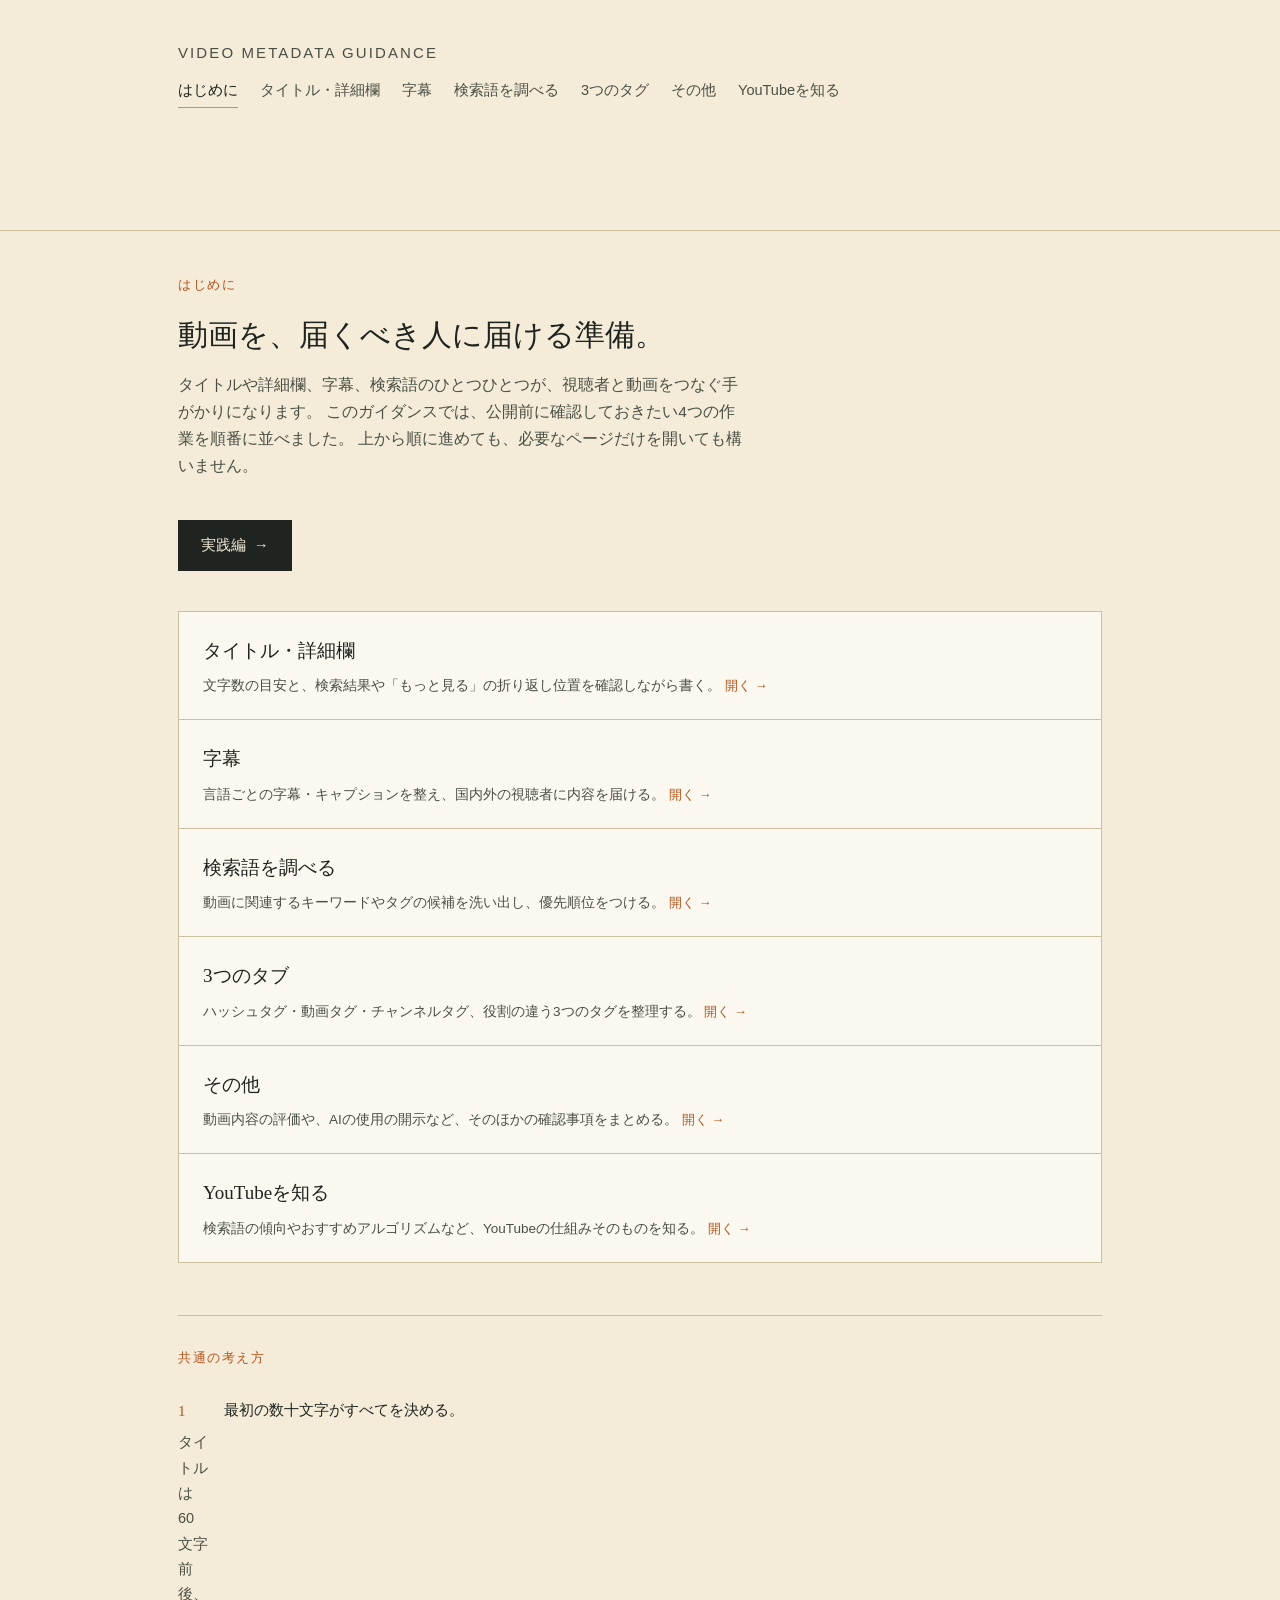
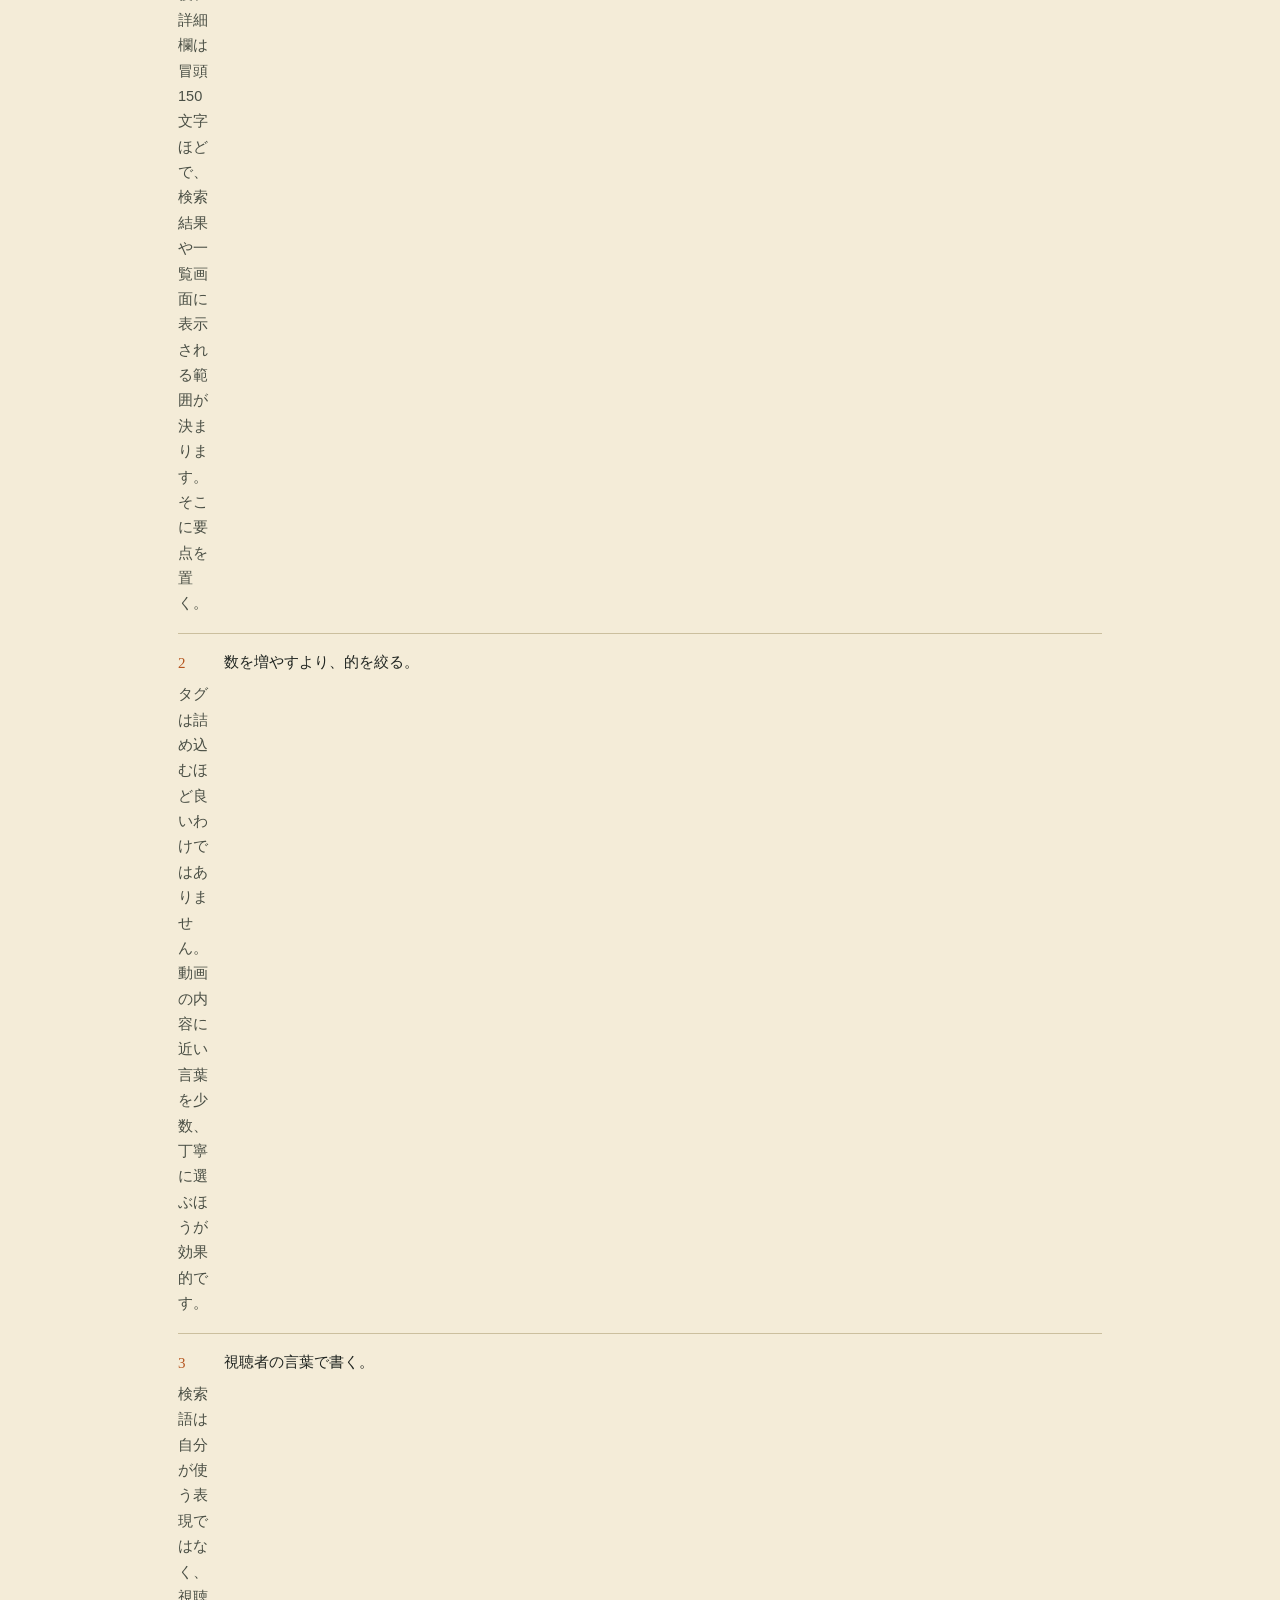
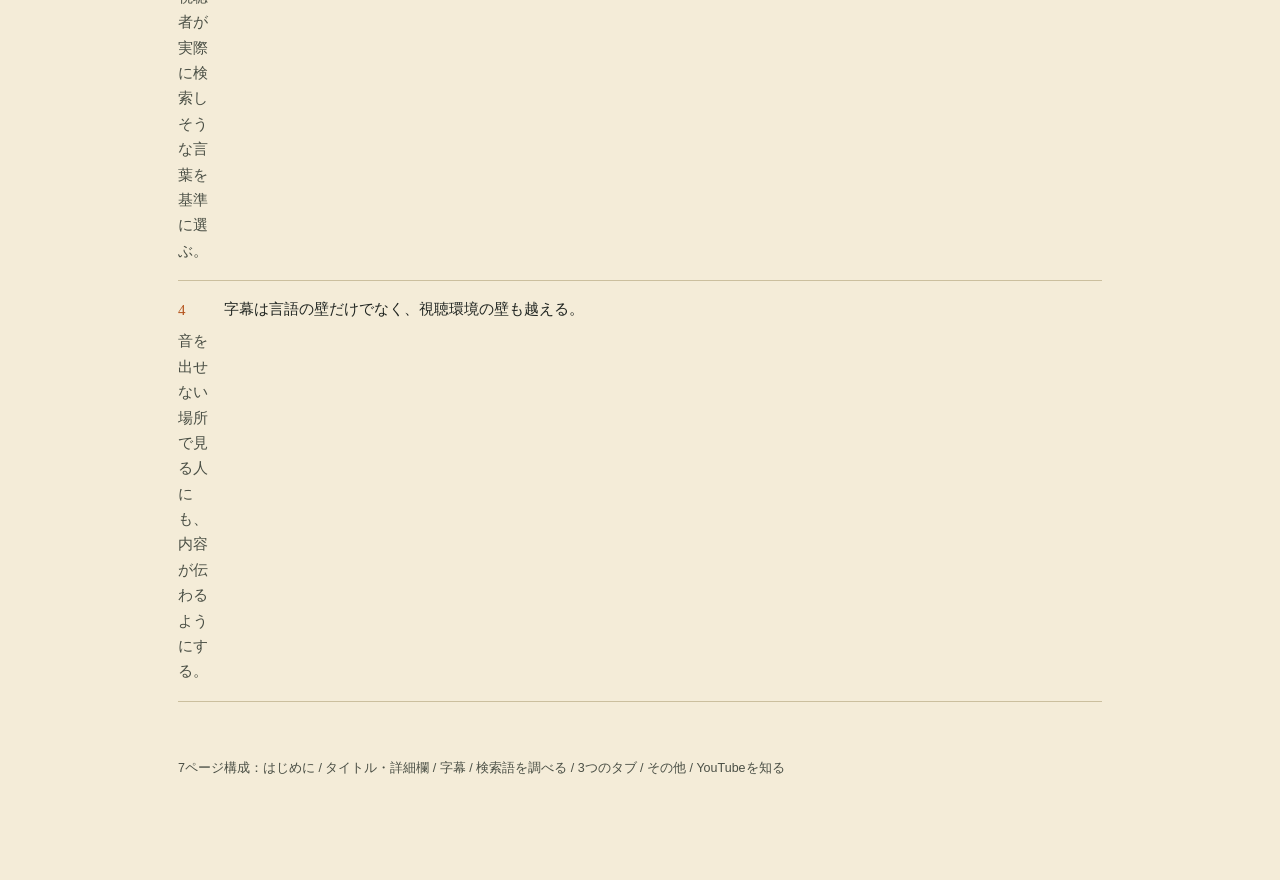
<file: index.html>
<!DOCTYPE html>
<html lang="ja">
<head>
<meta charset="UTF-8">
<meta name="viewport" content="width=device-width, initial-scale=1.0">
<title>動画メタデータ ガイダンス</title>
<link rel="stylesheet" href="style.css">
</head>
<body>

<header class="top">
  <div class="wrap">
    <div class="brand">VIDEO METADATA GUIDANCE</div>
    <nav class="pages">
      <a href="index.html" aria-current="page">はじめに</a>
      <a href="description.html">タイトル・詳細欄</a>
      <a href="translation.html">字幕</a>
      <a href="keyword.html">検索語を調べる</a>
      <a href="threetags.html">3つのタグ</a>
      <a href="etc.html">その他</a>
      <a href="algorithm.html">YouTubeを知る</a>
    </nav>
  </div>
</header>

<div class="wrap">

  <p class="section-label">はじめに</p>
  <h1>動画を、届くべき人に届ける準備。</h1>
  <p class="lede">
    タイトルや詳細欄、字幕、検索語のひとつひとつが、視聴者と動画をつなぐ手がかりになります。
    このガイダンスでは、公開前に確認しておきたい4つの作業を順番に並べました。
    上から順に進めても、必要なページだけを開いても構いません。
  </p>

  <a class="action-link" href="https://hitoiki4105.github.io/youtube-description-maker/detail/guidance.html">
    実践編 <span class="arrow">→</span>
  </a>

  <div class="map">
    <a href="description.html">
      <h2>タイトル・詳細欄</h2>
      <p>文字数の目安と、検索結果や「もっと見る」の折り返し位置を確認しながら書く。 <span class="go">開く →</span></p>
    </a>
    <a href="translation.html">
      <h2>字幕</h2>
      <p>言語ごとの字幕・キャプションを整え、国内外の視聴者に内容を届ける。 <span class="go">開く →</span></p>
    </a>
    <a href="keyword.html">
      <h2>検索語を調べる</h2>
      <p>動画に関連するキーワードやタグの候補を洗い出し、優先順位をつける。 <span class="go">開く →</span></p>
    </a>
    <a href="threetags.html">
      <h2>3つのタブ</h2>
      <p>ハッシュタグ・動画タグ・チャンネルタグ、役割の違う3つのタグを整理する。 <span class="go">開く →</span></p>
    </a>
    <a href="etc.html">
      <h2>その他</h2>
      <p>動画内容の評価や、AIの使用の開示など、そのほかの確認事項をまとめる。 <span class="go">開く →</span></p>
    </a>
    <a href="algorithm.html">
      <h2>YouTubeを知る</h2>
      <p>検索語の傾向やおすすめアルゴリズムなど、YouTubeの仕組みそのものを知る。 <span class="go">開く →</span></p>
    </a>
  </div>

  <div class="principles">
    <p class="section-label">共通の考え方</p>
    <ol>
      <li><strong>最初の数十文字がすべてを決める。</strong>タイトルは60文字前後、詳細欄は冒頭150文字ほどで、検索結果や一覧画面に表示される範囲が決まります。そこに要点を置く。</li>
      <li><strong>数を増やすより、的を絞る。</strong>タグは詰め込むほど良いわけではありません。動画の内容に近い言葉を少数、丁寧に選ぶほうが効果的です。</li>
      <li><strong>視聴者の言葉で書く。</strong>検索語は自分が使う表現ではなく、視聴者が実際に検索しそうな言葉を基準に選ぶ。</li>
      <li><strong>字幕は言語の壁だけでなく、視聴環境の壁も越える。</strong>音を出せない場所で見る人にも、内容が伝わるようにする。</li>
    </ol>
  </div>

  <footer>
    7ページ構成：はじめに / タイトル・詳細欄 / 字幕 / 検索語を調べる / 3つのタブ / その他 / YouTubeを知る
  </footer>

</div>

<button class="to-top" id="toTop" aria-label="ページの一番上へ戻る">
  <svg viewBox="0 0 24 24" stroke-width="2" stroke-linecap="round" stroke-linejoin="round">
    <path d="M12 19V5"></path>
    <path d="M5 12l7-7 7 7"></path>
  </svg>
</button>
<script>
  const toTop = document.getElementById('toTop');
  window.addEventListener('scroll', () => {
    toTop.classList.toggle('visible', window.scrollY > 300);
  });
  toTop.addEventListener('click', () => {
    window.scrollTo({ top: 0, behavior: 'smooth' });
  });
</script>

</body>
</html>
</file>
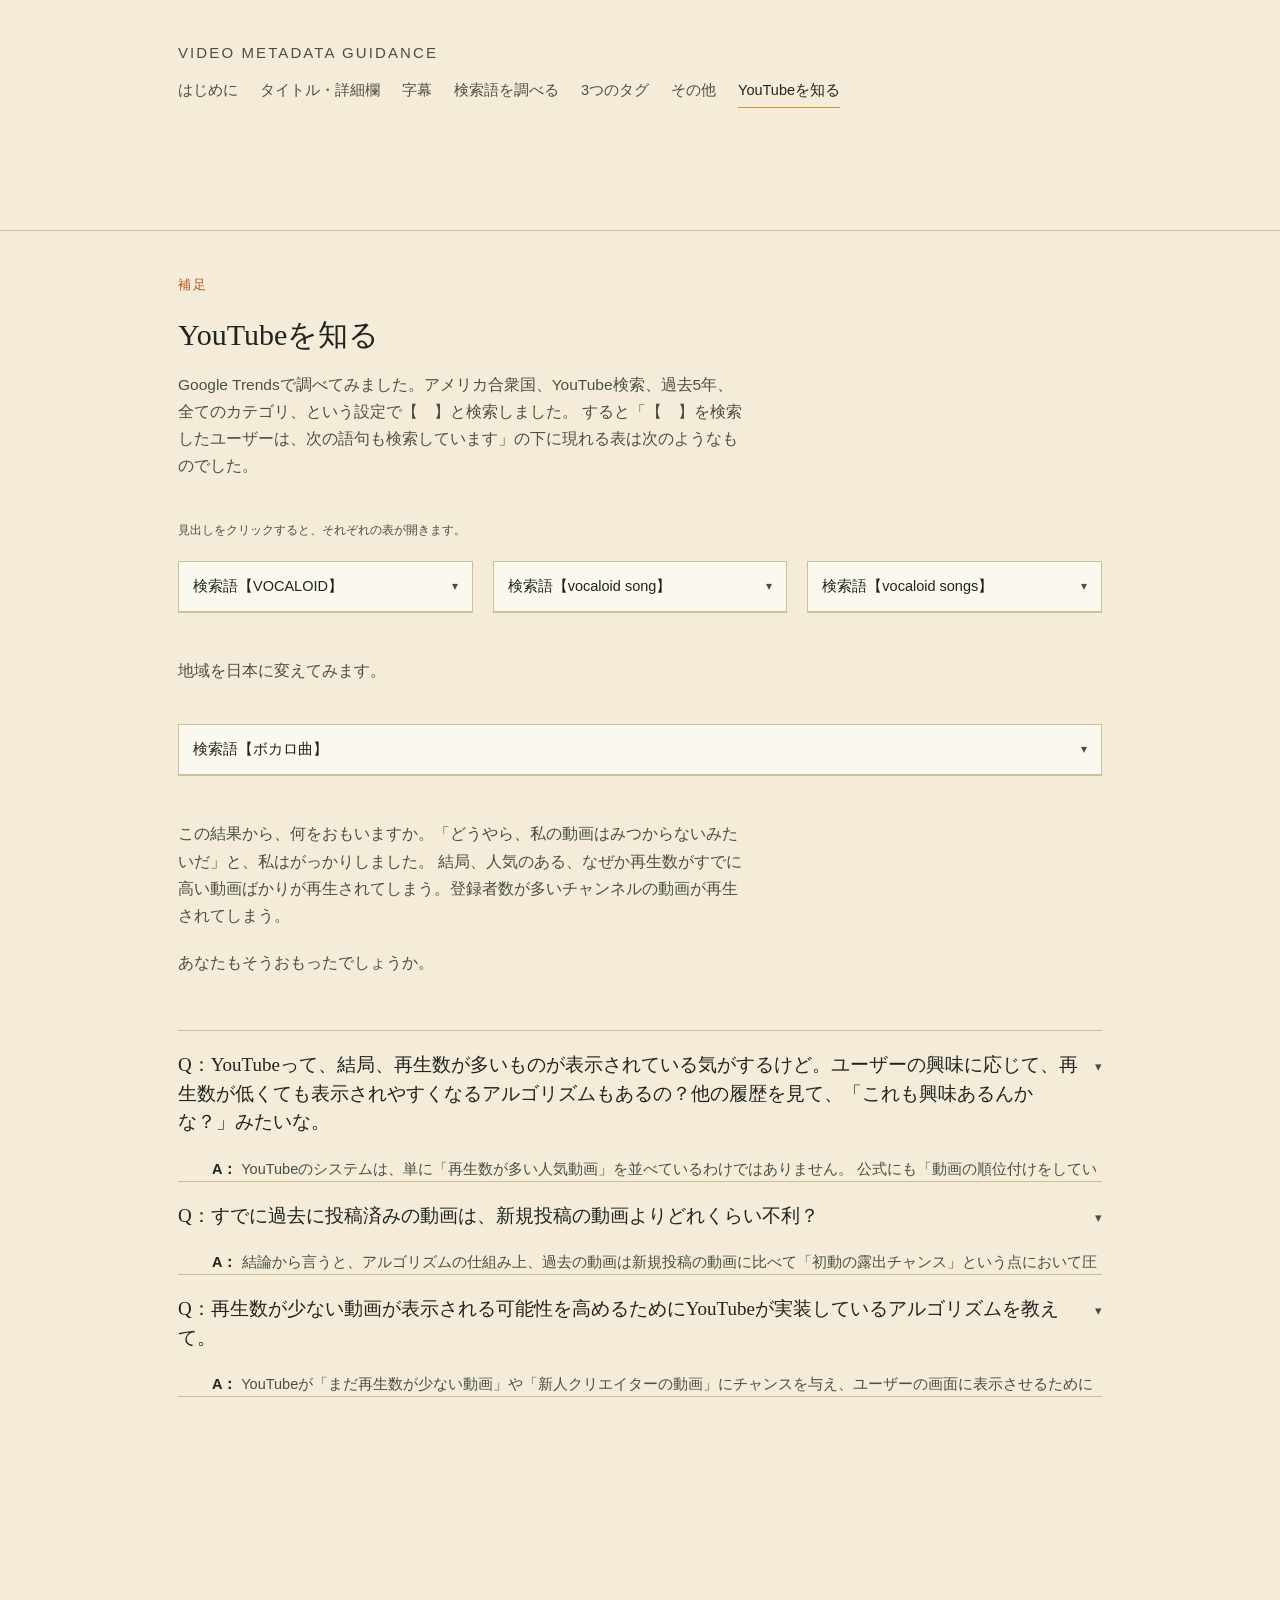
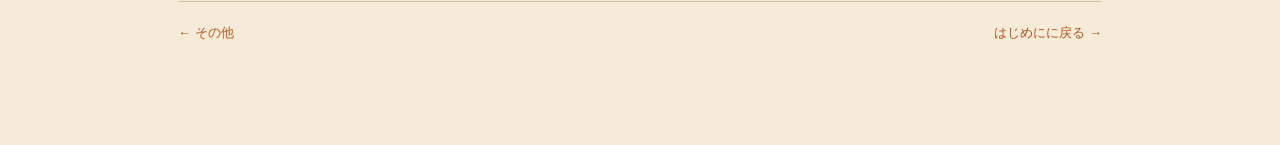
<file: algorithm.html>
<!DOCTYPE html>
<html lang="ja">
<head>
<meta charset="UTF-8">
<meta name="viewport" content="width=device-width, initial-scale=1.0">
<title>YouTubeを知る | 動画メタデータ ガイダンス</title>
<link rel="stylesheet" href="style.css">
</head>
<body>

<header class="top">
  <div class="wrap">
    <div class="brand">VIDEO METADATA GUIDANCE</div>
    <nav class="pages">
      <a href="index.html">はじめに</a>
      <a href="description.html">タイトル・詳細欄</a>
      <a href="translation.html">字幕</a>
      <a href="keyword.html">検索語を調べる</a>
      <a href="threetags.html">3つのタグ</a>
      <a href="etc.html">その他</a>
      <a href="algorithm.html" aria-current="page">YouTubeを知る</a>
    </nav>
  </div>
</header>

<div class="wrap">

  <p class="section-label">補足</p>
  <h1>YouTubeを知る</h1>
  <p class="lede">
    Google Trendsで調べてみました。アメリカ合衆国、YouTube検索、過去5年、全てのカテゴリ、という設定で【　】と検索しました。
    すると「【　】を検索したユーザーは、次の語句も検索しています」の下に現れる表は次のようなものでした。
  </p>

  <p class="preview-label">見出しをクリックすると、それぞれの表が開きます。</p>

  <div class="query-row">

    <div class="query-col" data-open="false" id="q-1">
      <button class="query-trigger" data-target="q-1">
        <span class="query-label">検索語【VOCALOID】</span>
        <span class="query-caret">▾</span>
      </button>
      <div class="query-body">
        <div class="query-body-inner">
        <table class="query-table">
          <thead><tr><th>query</th><th class="num-cell">search interest</th></tr></thead>
          <tbody>
          <tr><td>vocaloid songs</td><td class="num-cell">100</td></tr>
          <tr><td>vocaloid cover</td><td class="num-cell">75</td></tr>
          <tr><td>vocaloid song</td><td class="num-cell">65</td></tr>
          <tr><td>vocaloid miku</td><td class="num-cell">58</td></tr>
          <tr><td>miku</td><td class="num-cell">57</td></tr>
          <tr><td>miku vocaloid</td><td class="num-cell">57</td></tr>
          <tr><td>english vocaloid</td><td class="num-cell">39</td></tr>
          <tr><td>vocaloid english</td><td class="num-cell">35</td></tr>
          <tr><td>vocaloid playlist</td><td class="num-cell">33</td></tr>
          <tr><td>hatsune miku vocaloid</td><td class="num-cell">23</td></tr>
          <tr><td>hatsune miku</td><td class="num-cell">23</td></tr>
          <tr><td>len vocaloid</td><td class="num-cell">20</td></tr>
          <tr><td>vocaloid dance</td><td class="num-cell">20</td></tr>
          <tr><td>vocaloid music</td><td class="num-cell">20</td></tr>
          <tr><td>vocaloid len</td><td class="num-cell">20</td></tr>
          <tr><td>teto vocaloid</td><td class="num-cell">19</td></tr>
          <tr><td>vocaloid teto</td><td class="num-cell">19</td></tr>
          <tr><td>teto</td><td class="num-cell">19</td></tr>
          <tr><td>vocaloid english cover</td><td class="num-cell">17</td></tr>
          <tr><td>gumi vocaloid</td><td class="num-cell">16</td></tr>
          <tr><td>rin vocaloid</td><td class="num-cell">16</td></tr>
          <tr><td>ghost vocaloid</td><td class="num-cell">15</td></tr>
          <tr><td>kaito</td><td class="num-cell">15</td></tr>
          <tr><td>vocaloid gumi</td><td class="num-cell">15</td></tr>
          <tr><td>vocaloid kaito</td><td class="num-cell">15</td></tr>
          <tr><td>kaito vocaloid</td><td class="num-cell">15</td></tr>
          <tr><td>gumi</td><td class="num-cell">14</td></tr>
          <tr><td>luka vocaloid</td><td class="num-cell">13</td></tr>
          <tr><td>vocaloid luka</td><td class="num-cell">12</td></tr>
          <tr><td>react to vocaloid</td><td class="num-cell">11</td></tr>
          <tr><td>miku songs</td><td class="num-cell">11</td></tr>
          <tr><td>vocaloid mmd</td><td class="num-cell">10</td></tr>
          <tr><td>mmd vocaloid</td><td class="num-cell">9</td></tr>
          <tr><td>karaoke vocaloid</td><td class="num-cell">9</td></tr>
          <tr><td>vocaloid karaoke</td><td class="num-cell">9</td></tr>
          <tr><td>magnet vocaloid</td><td class="num-cell">9</td></tr>
          <tr><td>vocaloid live</td><td class="num-cell">8</td></tr>
          <tr><td>project sekai</td><td class="num-cell">8</td></tr>
          <tr><td>echo</td><td class="num-cell">8</td></tr>
          <tr><td>vocaloid echo</td><td class="num-cell">7</td></tr>
          <tr><td>echo vocaloid</td><td class="num-cell">7</td></tr>
          <tr><td>sega vocaloid</td><td class="num-cell">7</td></tr>
          <tr><td>oliver vocaloid</td><td class="num-cell">6</td></tr>
          <tr><td>vocaloid oliver</td><td class="num-cell">6</td></tr>
          <tr><td>flower vocaloid</td><td class="num-cell">6</td></tr>
          <tr><td>vocaloid ghost rule</td><td class="num-cell">6</td></tr>
          <tr><td>ghost rule</td><td class="num-cell">6</td></tr>
          <tr><td>ia vocaloid</td><td class="num-cell">6</td></tr>
          <tr><td>vocaloid piano</td><td class="num-cell">6</td></tr>
          <tr><td>meiko vocaloid</td><td class="num-cell">5</td></tr>
          </tbody>
        </table>
        </div>
      </div>
    </div>

    <div class="query-col" data-open="false" id="q-2">
      <button class="query-trigger" data-target="q-2">
        <span class="query-label">検索語【vocaloid song】</span>
        <span class="query-caret">▾</span>
      </button>
      <div class="query-body">
        <div class="query-body-inner">
        <table class="query-table">
          <thead><tr><th>query</th><th class="num-cell">search interest</th></tr></thead>
          <tbody>
          <tr><td>miku songs</td><td class="num-cell">100</td></tr>
          <tr><td>miku</td><td class="num-cell">98</td></tr>
          <tr><td>vocaloid miku</td><td class="num-cell">96</td></tr>
          <tr><td>vocaloid song</td><td class="num-cell">86</td></tr>
          <tr><td>vocaloid cover</td><td class="num-cell">57</td></tr>
          <tr><td>vocaloid english songs</td><td class="num-cell">53</td></tr>
          <tr><td>vocaloid playlist</td><td class="num-cell">49</td></tr>
          <tr><td>hatsune miku songs</td><td class="num-cell">38</td></tr>
          <tr><td>hatsune miku</td><td class="num-cell">38</td></tr>
          <tr><td>vocaloid creepy songs</td><td class="num-cell">36</td></tr>
          <tr><td>creepy vocaloid songs</td><td class="num-cell">36</td></tr>
          <tr><td>len songs</td><td class="num-cell">34</td></tr>
          <tr><td>len vocaloid</td><td class="num-cell">34</td></tr>
          <tr><td>teto vocaloid</td><td class="num-cell">31</td></tr>
          <tr><td>teto</td><td class="num-cell">31</td></tr>
          <tr><td>vocaloid music</td><td class="num-cell">30</td></tr>
          <tr><td>vocaloid love songs</td><td class="num-cell">30</td></tr>
          <tr><td>sad vocaloid songs</td><td class="num-cell">28</td></tr>
          <tr><td>dark vocaloid songs</td><td class="num-cell">27</td></tr>
          <tr><td>popular vocaloid songs</td><td class="num-cell">27</td></tr>
          <tr><td>top vocaloid songs</td><td class="num-cell">23</td></tr>
          <tr><td>vocaloid english cover</td><td class="num-cell">23</td></tr>
          <tr><td>gumi vocaloid</td><td class="num-cell">22</td></tr>
          <tr><td>gumi songs</td><td class="num-cell">22</td></tr>
          <tr><td>gumi</td><td class="num-cell">22</td></tr>
          <tr><td>best vocaloid songs</td><td class="num-cell">22</td></tr>
          <tr><td>kaito vocaloid</td><td class="num-cell">21</td></tr>
          <tr><td>kaito</td><td class="num-cell">21</td></tr>
          <tr><td>miku song</td><td class="num-cell">19</td></tr>
          <tr><td>luka vocaloid</td><td class="num-cell">19</td></tr>
          <tr><td>project sekai</td><td class="num-cell">17</td></tr>
          <tr><td>project sekai songs</td><td class="num-cell">17</td></tr>
          <tr><td>japanese songs</td><td class="num-cell">17</td></tr>
          <tr><td>ghost vocaloid</td><td class="num-cell">16</td></tr>
          <tr><td>how to make vocaloid songs</td><td class="num-cell">11</td></tr>
          <tr><td>kikuo</td><td class="num-cell">10</td></tr>
          <tr><td>rin and len songs</td><td class="num-cell">10</td></tr>
          <tr><td>meiko vocaloid</td><td class="num-cell">9</td></tr>
          <tr><td>meiko vocaloid songs</td><td class="num-cell">9</td></tr>
          <tr><td>kagamine rin</td><td class="num-cell">8</td></tr>
          <tr><td>flower vocaloid</td><td class="num-cell">8</td></tr>
          <tr><td>oliver vocaloid</td><td class="num-cell">8</td></tr>
          <tr><td>vocaloid halloween songs</td><td class="num-cell">8</td></tr>
          <tr><td>halloween vocaloid songs</td><td class="num-cell">8</td></tr>
          <tr><td>neru vocaloid</td><td class="num-cell">8</td></tr>
          <tr><td>world is mine</td><td class="num-cell">8</td></tr>
          <tr><td>rolling girl</td><td class="num-cell">8</td></tr>
          <tr><td>vocaloid christmas songs</td><td class="num-cell">8</td></tr>
          <tr><td>mesmerizer</td><td class="num-cell">8</td></tr>
          <tr><td>maretu</td><td class="num-cell">7</td></tr>
          </tbody>
        </table>
        </div>
      </div>
    </div>

    <div class="query-col" data-open="false" id="q-3">
      <button class="query-trigger" data-target="q-3">
        <span class="query-label">検索語【vocaloid songs】</span>
        <span class="query-caret">▾</span>
      </button>
      <div class="query-body">
        <div class="query-body-inner">
        <table class="query-table">
          <thead><tr><th>query</th><th class="num-cell">search interest</th></tr></thead>
          <tbody>
          <tr><td>miku</td><td class="num-cell">100</td></tr>
          <tr><td>vocaloid miku</td><td class="num-cell">99</td></tr>
          <tr><td>miku songs</td><td class="num-cell">96</td></tr>
          <tr><td>vocaloid song</td><td class="num-cell">85</td></tr>
          <tr><td>vocaloid cover</td><td class="num-cell">57</td></tr>
          <tr><td>vocaloid english songs</td><td class="num-cell">52</td></tr>
          <tr><td>vocaloid playlist</td><td class="num-cell">48</td></tr>
          <tr><td>hatsune miku songs</td><td class="num-cell">38</td></tr>
          <tr><td>hatsune miku</td><td class="num-cell">38</td></tr>
          <tr><td>creepy vocaloid songs</td><td class="num-cell">35</td></tr>
          <tr><td>vocaloid creepy songs</td><td class="num-cell">35</td></tr>
          <tr><td>len vocaloid</td><td class="num-cell">33</td></tr>
          <tr><td>len songs</td><td class="num-cell">33</td></tr>
          <tr><td>teto</td><td class="num-cell">30</td></tr>
          <tr><td>teto vocaloid</td><td class="num-cell">30</td></tr>
          <tr><td>vocaloid music</td><td class="num-cell">30</td></tr>
          <tr><td>vocaloid love songs</td><td class="num-cell">30</td></tr>
          <tr><td>sad vocaloid songs</td><td class="num-cell">27</td></tr>
          <tr><td>dark vocaloid songs</td><td class="num-cell">27</td></tr>
          <tr><td>popular vocaloid songs</td><td class="num-cell">26</td></tr>
          <tr><td>top vocaloid songs</td><td class="num-cell">23</td></tr>
          <tr><td>gumi vocaloid</td><td class="num-cell">22</td></tr>
          <tr><td>vocaloid english cover</td><td class="num-cell">22</td></tr>
          <tr><td>gumi songs</td><td class="num-cell">22</td></tr>
          <tr><td>gumi</td><td class="num-cell">22</td></tr>
          <tr><td>best vocaloid songs</td><td class="num-cell">21</td></tr>
          <tr><td>kaito vocaloid</td><td class="num-cell">21</td></tr>
          <tr><td>kaito</td><td class="num-cell">21</td></tr>
          <tr><td>miku song</td><td class="num-cell">18</td></tr>
          <tr><td>luka vocaloid</td><td class="num-cell">18</td></tr>
          <tr><td>japanese songs</td><td class="num-cell">17</td></tr>
          <tr><td>project sekai songs</td><td class="num-cell">17</td></tr>
          <tr><td>project sekai</td><td class="num-cell">17</td></tr>
          <tr><td>ghost vocaloid</td><td class="num-cell">15</td></tr>
          <tr><td>how to make vocaloid songs</td><td class="num-cell">10</td></tr>
          <tr><td>kikuo</td><td class="num-cell">10</td></tr>
          <tr><td>rin and len songs</td><td class="num-cell">10</td></tr>
          <tr><td>meiko vocaloid songs</td><td class="num-cell">9</td></tr>
          <tr><td>meiko vocaloid</td><td class="num-cell">9</td></tr>
          <tr><td>kagamine rin</td><td class="num-cell">8</td></tr>
          <tr><td>vocaloid halloween songs</td><td class="num-cell">8</td></tr>
          <tr><td>flower vocaloid</td><td class="num-cell">8</td></tr>
          <tr><td>halloween vocaloid songs</td><td class="num-cell">8</td></tr>
          <tr><td>world is mine</td><td class="num-cell">8</td></tr>
          <tr><td>oliver vocaloid</td><td class="num-cell">8</td></tr>
          <tr><td>vocaloid christmas songs</td><td class="num-cell">8</td></tr>
          <tr><td>mesmerizer</td><td class="num-cell">8</td></tr>
          <tr><td>neru vocaloid</td><td class="num-cell">8</td></tr>
          <tr><td>rolling girl</td><td class="num-cell">8</td></tr>
          <tr><td>gakupo</td><td class="num-cell">7</td></tr>
          </tbody>
        </table>
        </div>
      </div>
    </div>

  </div>

  <p class="lede">地域を日本に変えてみます。</p>

  <div class="query-row query-row-single">

    <div class="query-col" data-open="false" id="q-4">
      <button class="query-trigger" data-target="q-4">
        <span class="query-label">検索語【ボカロ曲】</span>
        <span class="query-caret">▾</span>
      </button>
      <div class="query-body">
        <div class="query-body-inner">
        <table class="query-table">
          <thead><tr><th>query</th><th class="num-cell">search interest</th></tr></thead>
          <tbody>
          <tr><td>ボカロ 曲</td><td class="num-cell">100</td></tr>
          <tr><td>曲</td><td class="num-cell">100</td></tr>
          <tr><td>ボカロ</td><td class="num-cell">100</td></tr>
          <tr><td>曲 ボカロ</td><td class="num-cell">96</td></tr>
          <tr><td>曲 人気</td><td class="num-cell">17</td></tr>
          <tr><td>ボカロ 人気</td><td class="num-cell">17</td></tr>
          <tr><td>人気 曲</td><td class="num-cell">17</td></tr>
          <tr><td>ボカロ 曲 人気</td><td class="num-cell">17</td></tr>
          <tr><td>人気 曲 ボカロ</td><td class="num-cell">17</td></tr>
          <tr><td>人気 ボカロ</td><td class="num-cell">17</td></tr>
          <tr><td>ボカロ 人気 曲</td><td class="num-cell">17</td></tr>
          <tr><td>人気 ボカロ 曲</td><td class="num-cell">16</td></tr>
          <tr><td>ボカロ メドレー</td><td class="num-cell">12</td></tr>
          <tr><td>ボカロ 歌っ て みた</td><td class="num-cell">7</td></tr>
          <tr><td>歌 ボカロ</td><td class="num-cell">7</td></tr>
          <tr><td>歌っ て みた</td><td class="num-cell">6</td></tr>
          <tr><td>ボカロ カラオケ</td><td class="num-cell">5</td></tr>
          <tr><td>カラオケ ボカロ</td><td class="num-cell">5</td></tr>
          <tr><td>プロセカ 曲</td><td class="num-cell">3</td></tr>
          <tr><td>ボカロ かっこいい 曲</td><td class="num-cell">3</td></tr>
          <tr><td>かっこいい 曲 ボカロ</td><td class="num-cell">3</td></tr>
          <tr><td>プロセカ</td><td class="num-cell">3</td></tr>
          <tr><td>かっこいい 曲</td><td class="num-cell">3</td></tr>
          <tr><td>かっこいい ボカロ</td><td class="num-cell">3</td></tr>
          <tr><td>かっこいい ボカロ 曲</td><td class="num-cell">3</td></tr>
          <tr><td>人気 の 曲</td><td class="num-cell">3</td></tr>
          <tr><td>ボカロ ピアノ</td><td class="num-cell">2</td></tr>
          <tr><td>ボカロ 病み 曲</td><td class="num-cell">2</td></tr>
          <tr><td>病み 曲 ボカロ</td><td class="num-cell">2</td></tr>
          <tr><td>ピアノ ボカロ</td><td class="num-cell">2</td></tr>
          <tr><td>病み 曲</td><td class="num-cell">2</td></tr>
          <tr><td>可愛い 曲 ボカロ</td><td class="num-cell">2</td></tr>
          <tr><td>ボカロ 可愛い 曲</td><td class="num-cell">2</td></tr>
          <tr><td>可愛い 曲</td><td class="num-cell">2</td></tr>
          <tr><td>可愛い ボカロ</td><td class="num-cell">2</td></tr>
          <tr><td>東方 曲</td><td class="num-cell">2</td></tr>
          <tr><td>流行り の 曲</td><td class="num-cell">2</td></tr>
          <tr><td>可愛い ボカロ 曲</td><td class="num-cell">2</td></tr>
          <tr><td>流行り の 曲 ボカロ</td><td class="num-cell">2</td></tr>
          <tr><td>東方</td><td class="num-cell">2</td></tr>
          <tr><td>夏 ボカロ</td><td class="num-cell">2</td></tr>
          <tr><td>デュエット 曲</td><td class="num-cell">2</td></tr>
          <tr><td>初音 ミク</td><td class="num-cell">2</td></tr>
          <tr><td>ボカロ 懐かしい 曲</td><td class="num-cell">2</td></tr>
          <tr><td>デュエット 曲 ボカロ</td><td class="num-cell">2</td></tr>
          <tr><td>ボカロ デュエット 曲</td><td class="num-cell">2</td></tr>
          <tr><td>懐かしい 曲</td><td class="num-cell">2</td></tr>
          <tr><td>ボカロ 悲しい 曲</td><td class="num-cell">2</td></tr>
          <tr><td>懐かしい ボカロ</td><td class="num-cell">2</td></tr>
          <tr><td>悲しい 曲 ボカロ</td><td class="num-cell">2</td></tr>
          </tbody>
        </table>
        </div>
      </div>
    </div>

  </div>

  <div class="field-block">
    <p class="lede" style="margin-bottom:20px;">
      この結果から、何をおもいますか。「どうやら、私の動画はみつからないみたいだ」と、私はがっかりしました。
      結局、人気のある、なぜか再生数がすでに高い動画ばかりが再生されてしまう。登録者数が多いチャンネルの動画が再生されてしまう。
    </p>
    <p class="lede" style="margin-bottom:0;">
      あなたもそうおもったでしょうか。
    </p>
  </div>

  <div class="accordion" id="accordion">

    <div class="acc-item" data-open="false" id="acc-1">
      <button class="acc-trigger" data-target="acc-1">
        <span class="acc-head">
          <span class="acc-title">Q：YouTubeって、結局、再生数が多いものが表示されている気がするけど。ユーザーの興味に応じて、再生数が低くても表示されやすくなるアルゴリズムもあるの？他の履歴を見て、「これも興味あるんかな？」みたいな。</span>
          <span class="acc-caret">▾</span>
        </span>
      </button>
      <div class="acc-body">
        <div class="acc-body-inner">

          <p>
            <strong style="color:var(--ink);">A：</strong>
            YouTubeのシステムは、単に「再生数が多い人気動画」を並べているわけではありません。
            公式にも「動画の順位付けをしているのではなく、視聴者一人ひとりに合わせた動画を引き出すシステム（パーソナライゼーション）」であると明言されています。<sup>[1]</sup>
          </p>
          <p>
            具体的に、再生数が少なくてもあなたの画面に表示される仕組みや、裏側のアルゴリズムは以下の通りです。
          </p>

          <div class="qa-block">
            <div class="qa-item" data-open="false" id="qa-num-1">
              <button class="qa-trigger" data-target="qa-num-1">
                <span class="qa-mark">①</span>
                <span class="qa-label">2段階の選考（候補生成とランキング）</span>
                <span class="qa-caret">▾</span>
              </button>
              <div class="qa-body">
                <div class="qa-body-inner">
                  <p>
                    YouTubeのアルゴリズムは、動画を選ぶ際に大きく2つのステップを踏んでいます。<sup>[1]</sup>
                  </p>
                  <p>
                    <strong style="color:var(--ink);">ステップ1：候補生成（Candidate Generation）</strong><br>
                    膨大な動画（数百万本以上）の中から、あなたの「視聴履歴」「検索履歴」、さらに「あなたと似た視聴傾向を持つ他のユーザーの動き」をAIが分析します。
                    ここで「この人はこれも興味あるんじゃないか？」という動画が数百本まで絞り込まれます。
                    この段階では、再生数の多さは関係なく、趣味嗜好のマッチ度が最優先されます。<sup>[1]</sup>
                  </p>
                  <p>
                    <strong style="color:var(--ink);">ステップ2：ランキング（Ranking）</strong><br>
                    絞り込まれた数百本の中で、最終的な表示順位（おすすめの上位に置くかなど）を決めます。
                    ここで初めて「クリック率」や「視聴維持率（どれだけ長く見られているか）」といった動画のパフォーマンスが加味されます。<sup>[1]</sup>
                  </p>
                  <p>
                    つまり、ステップ1の時点であなたの興味にドンピシャであれば、再生数が100回や200回といった生まれたての動画でも、あなたのおすすめ画面（ホーム画面）の候補にしっかりと残ります。
                  </p>
                </div>
              </div>
            </div>

            <div class="qa-item" data-open="false" id="qa-num-2">
              <button class="qa-trigger" data-target="qa-num-2">
                <span class="qa-mark">②</span>
                <span class="qa-label">「これも興味あるかも？」を予測する仕組み</span>
                <span class="qa-caret">▾</span>
              </button>
              <div class="qa-body">
                <div class="qa-body-inner">
                  <p>
                    質問にある「他の履歴を見て連想する」ような動きは、協調フィルタリング（Collaborative Filtering）やディープラーニングといったAI技術によって行われています。
                  </p>
                  <p>
                    <strong style="color:var(--ink);">ジャンルが違ってもおすすめされる理由</strong><br>
                    例えば、あなたが普段「ガジェットのレビュー動画」と「ソロキャンプの動画」をよく見ているとします。
                    するとAIは、「ガジェット好きとキャンプ好きの人は、実は『自作の軽キャンピングカー動画』もよく見ているな」という隠れた共通パターンを学習します。
                  </p>
                  <p>
                    <strong style="color:var(--ink);">ニッチな動画の拾い上げ</strong><br>
                    たとえその『軽キャンピングカー動画』の再生数が数十回しかなくても、あなたの過去の視聴履歴の組み合わせから「この人なら高確率で興味を持つ」とAIが判断すれば、ピンポイントであなたのおすすめに浮上してきます。
                  </p>
                </div>
              </div>
            </div>

            <div class="qa-item" data-open="false" id="qa-num-3">
              <button class="qa-trigger" data-target="qa-num-3">
                <span class="qa-mark">③</span>
                <span class="qa-label">なぜ「結局、再生数が多いもの」に見えるのか？</span>
                <span class="qa-caret">▾</span>
              </button>
              <div class="qa-body">
                <div class="qa-body-inner">
                  <p>
                    それでも再生数が多い動画ばかりが目につくのには、以下の理由があります。
                  </p>
                  <p>
                    <strong style="color:var(--ink);">ホーム画面と「次の動画（関連動画）」の違い</strong><br>
                    YouTubeの公式解説によると、ホーム画面は「あなたの好みの履歴」を最も重視して動画を集めますが、
                    動画を再生している横に出てくる「次の動画（関連動画）」は、今見ている動画と関連性が高く、かつ「みんなが次によく見ている（＝再生数や満足度が高い）動画」が選ばれやすい傾向があります。
                  </p>
                  <p>
                    <strong style="color:var(--ink);">打率の高さ（クリック率）</strong><br>
                    再生数が多い動画は、サムネイルの魅力やテーマの普遍性が高く、多くの人が思わずクリックしてしまう「万人受けする要素」を持っています。
                    そのため、AIが小規模な動画を提案してくれていても、無意識にスルーしてしまい、結果的に大ヒット動画ばかりが記憶に残るという心理的な側面もあります。
                  </p>
                </div>
              </div>
            </div>
          </div>

        </div>
      </div>
    </div>

    <div class="acc-item" data-open="false" id="acc-2">
      <button class="acc-trigger" data-target="acc-2">
        <span class="acc-head">
          <span class="acc-title">Q：すでに過去に投稿済みの動画は、新規投稿の動画よりどれくらい不利？</span>
          <span class="acc-caret">▾</span>
        </span>
      </button>
      <div class="acc-body">
        <div class="acc-body-inner">

          <p>
            <strong style="color:var(--ink);">A：</strong>
            結論から言うと、アルゴリズムの仕組み上、過去の動画は新規投稿の動画に比べて「初動の露出チャンス」という点において圧倒的に不利です。
          </p>
          <p>
            ただし、動画のテーマによっては時間が経ってから化ける「エバーグリーン（不朽）の強み」もあり、完全に不利一択というわけではありません。
          </p>
          <p>
            具体的にどれくらい、なぜ不利なのか、その裏側にあるアルゴリズムの格差を解説します。
          </p>

          <div class="qa-block">
            <div class="qa-item" data-open="false" id="qa-num-5">
              <button class="qa-trigger" data-target="qa-num-5">
                <span class="qa-mark">①</span>
                <span class="qa-label">新規動画 vs 過去動画の「格差」</span>
                <span class="qa-caret">▾</span>
              </button>
              <div class="qa-body">
                <div class="qa-body-inner">
                  <p>
                    YouTubeのシステムには、新しい動画を優遇する明確な「新鮮度（Freshness）バイアス」が存在します。
                  </p>
                  <p>
                    <strong style="color:var(--ink);">初動のインプレッション（表示回数）は10倍以上の差</strong><br>
                    新規動画が投稿されると、アルゴリズムは最初の24時間〜72時間、その動画が「世の中に受けるか」を試すために、登録者や興味のありそうなユーザーへ強制的に露出（サンプリング）させます。
                    過去の動画にはこの「ご祝儀期間」がないため、ただ置いておくだけでは新規動画の10分の1も表示されません。
                  </p>
                  <p>
                    <strong style="color:var(--ink);">通知とタイムラインの優先度</strong><br>
                    新規動画は登録者に「通知」がいき、ホーム画面の最上部に乗りやすいですが、過去の動画は「スクロールしてかなり下に行かないと表示されない」または「関連動画の端にひっそり出る」だけになりがちです。
                  </p>
                </div>
              </div>
            </div>

            <div class="qa-item" data-open="false" id="qa-num-6">
              <button class="qa-trigger" data-target="qa-num-6">
                <span class="qa-mark">②</span>
                <span class="qa-label">過去の動画が不利になる「3つの呪縛」</span>
                <span class="qa-caret">▾</span>
              </button>
              <div class="qa-body">
                <div class="qa-body-inner">
                  <p>
                    過去の動画が動かなくなるのは、時間経過以外にもアルゴリズムが学習を終えてしまっていることが原因です。
                  </p>
                  <p>
                    <strong style="color:var(--ink);">「死にステータス」の固定化</strong><br>
                    過去に投稿した際、クリック率（CTR）が2%だったり、視聴維持率が低かったりした場合、アルゴリズムは「この動画は需要がない」というラベル（評価）を確定させています。
                    AIが一度ダメだと判定した動画を、もう一度テスト表示させるハードルは非常に高いです。
                  </p>
                  <p>
                    <strong style="color:var(--ink);">トレンド・鮮度の風化</strong><br>
                    ニュース、ゲームのアップデート情報、ガジェットレビューなどは、時間が経つとユーザーの検索自体がなくなるため、アルゴリズムもおすすめに載せるのを完全にやめてしまいます。
                  </p>
                  <p>
                    <strong style="color:var(--ink);">サムネイルや動画規格の陳腐化</strong><br>
                    YouTubeのトレンド（サムネイルのデザイン、テンポ感など）は1〜2年で激変します。
                    過去の動画は、今のユーザーの「思わずクリックしたくなる基準」から外れていることが多く、AIがおすすめしてもクリックされずに評価が下がり続けます。
                  </p>
                </div>
              </div>
            </div>

            <div class="qa-item" data-open="false" id="qa-num-7">
              <button class="qa-trigger" data-target="qa-num-7">
                <span class="qa-mark">③</span>
                <span class="qa-label">ただし「大逆転（バイラル）」が起きる例外</span>
                <span class="qa-caret">▾</span>
              </button>
              <div class="qa-body">
                <div class="qa-body-inner">
                  <p>
                    不利な過去動画ですが、特定の条件が揃うと、年単位の時間を経て急に何百万回も再生される「遅咲き現象」が起きます。これは以下のアルゴリズムが発動するためです。
                  </p>
                  <table class="kw-table" style="margin-top:12px;">
                    <thead>
                      <tr><th style="width:34%;">逆転が起きるケース</th><th>アルゴリズムの動き</th></tr>
                    </thead>
                    <tbody>
                      <tr>
                        <td>世間のトレンドが追いついた</td>
                        <td>世間で特定のニュースや映画、バズワードが流行した際、過去動画の「タイトルや中身」がそのキーワードに合致すると、AIが「埋もれていた最適解」として一気に引き上げます。</td>
                      </tr>
                      <tr>
                        <td>別の動画がバズった（導線）</td>
                        <td>あなたが新しく出した動画が大バズりした場合、AIは「このチャンネルの他の動画も、今の視聴者に合うのでは？」と、過去の動画を数日〜数週間かけてテスト表示し始めます。</td>
                      </tr>
                      <tr>
                        <td>普遍的なテーマ（エバーグリーン）</td>
                        <td>「料理の基本」「ギターのFコードの抑え方」「特定の観光地紹介」などは、5年前の動画でも検索経由で安定して見られ続けます。評価が維持されていれば、検索アルゴリズムがずっと優遇してくれます。</td>
                      </tr>
                    </tbody>
                  </table>
                </div>
              </div>
            </div>
          </div>

        </div>
      </div>
    </div>

    <div class="acc-item" data-open="false" id="acc-3">
      <button class="acc-trigger" data-target="acc-3">
        <span class="acc-head">
          <span class="acc-title">Q：再生数が少ない動画が表示される可能性を高めるためにYouTubeが実装しているアルゴリズムを教えて。</span>
          <span class="acc-caret">▾</span>
        </span>
      </button>
      <div class="acc-body">
        <div class="acc-body-inner">

          <p>
            <strong style="color:var(--ink);">A：</strong>
            YouTubeが「まだ再生数が少ない動画」や「新人クリエイターの動画」にチャンスを与え、ユーザーの画面に表示させるために実装しているシステムやアルゴリズムの仕組みは、主に以下の4つのアプローチに基づいています。
          </p>

          <div class="qa-block">
            <div class="qa-item" data-open="false" id="qa-num-8">
              <button class="qa-trigger" data-target="qa-num-8">
                <span class="qa-mark">①</span>
                <span class="qa-label">新着動画のブースト（Freshness &amp; Cold Start対策）</span>
                <span class="qa-caret">▾</span>
              </button>
              <div class="qa-body">
                <div class="qa-body-inner">
                  <p>
                    YouTubeには、投稿されたばかりの動画や、再生数がまだない動画をシステムが自動的に評価するための仕組み（コールドスタート対策）が組み込まれています。
                  </p>
                  <p>
                    <strong style="color:var(--ink);">サンプリング（お試し表示）</strong><br>
                    動画が投稿されると、アルゴリズムはその動画のメタデータ（タイトル、説明欄、タグ）を分析し、興味を持ちそうなごく少数のユーザーのホーム画面に意図的にテスト表示します。
                  </p>
                  <p>
                    <strong style="color:var(--ink);">初期エンゲージメントの測定</strong><br>
                    この「お試し表示」された枠で、ユーザーがどれくらいクリックしたか（クリック率）、どれくらい長く見たか（視聴維持率）を測定します。
                    ここで少ない再生数ながらも良い数値が出ると、さらに広い範囲のユーザーへおすすめされるようになります。
                  </p>
                </div>
              </div>
            </div>

            <div class="qa-item" data-open="false" id="qa-num-9">
              <button class="qa-trigger" data-target="qa-num-9">
                <span class="qa-mark">②</span>
                <span class="qa-label">視聴満足度（ユーザーサーベイ）の重視</span>
                <span class="qa-caret">▾</span>
              </button>
              <div class="qa-body">
                <div class="qa-body-inner">
                  <p>
                    YouTubeは数年前から、単なる「再生回数」や「総再生時間」よりも「視聴者の満足度（Satisfaction）」を最優先するアルゴリズムへと移行しています。
                  </p>
                  <p>
                    <strong style="color:var(--ink);">アンケートのフィードバック</strong><br>
                    動画の視聴後に「この動画はいかがでしたか？」という5つ星の評価アンケートが表示されることがあります。
                  </p>
                  <p>
                    <strong style="color:var(--ink);">再生数が少なくても勝てる理由</strong><br>
                    たとえ再生数が100回しかなくても、見た人の多くが「5つ星」をつけたり、高評価や好意的なコメントを残したり、SNSに共有（シェア）したりすると、アルゴリズムはそれを「非常に質が高い動画」と判断します。
                    これにより、同じジャンルに興味を持つ他のユーザーへの表示確率が飛躍的に高まります。
                  </p>
                </div>
              </div>
            </div>

            <div class="qa-item" data-open="false" id="qa-num-10">
              <button class="qa-trigger" data-target="qa-num-10">
                <span class="qa-mark">③</span>
                <span class="qa-label">トピックベースのレコメンデーション</span>
                <span class="qa-caret">▾</span>
              </button>
              <div class="qa-body">
                <div class="qa-body-inner">
                  <p>
                    アルゴリズムは、動画を「チャンネルの大きさ（登録者数や知名度）」ではなく、「動画単体のトピック（中身）」で評価する仕組みを強化しています。
                  </p>
                  <p>
                    <strong style="color:var(--ink);">ディープラーニングによる動画解析</strong><br>
                    AIが動画の音声（自動生成字幕）や映像フレームを解析し、「何について語られている動画か」を正確に把握します。
                  </p>
                  <p>
                    <strong style="color:var(--ink);">超特化型（ニッチ）な需要のマッチング</strong><br>
                    あなたが過去に「非常にマイナーな趣味」や「特定の型番のガジェット」について検索・視聴していた場合、アルゴリズムは登録者数が数人のチャンネルが作った動画であっても、トピックが完全に一致していれば「今、このユーザーが最も求めている情報」として最優先で表示させます。
                  </p>
                </div>
              </div>
            </div>

            <div class="qa-item" data-open="false" id="qa-num-11">
              <button class="qa-trigger" data-target="qa-num-11">
                <span class="qa-mark">④</span>
                <span class="qa-label">探索（Exploration）アルゴリズム</span>
                <span class="qa-caret">▾</span>
              </button>
              <div class="qa-body">
                <div class="qa-body-inner">
                  <p>
                    YouTubeの推薦システムには、ユーザーが同じような動画ばかり見て飽きるのを防ぐため、意図的に「新しい出会いを提供する（探索：Exploration）」ロジックが組み込まれています。
                  </p>
                  <p>
                    <strong style="color:var(--ink);">フィルターバブルの破壊</strong><br>
                    普段の視聴傾向から少しだけ外れた、あるいは同じジャンルでも「まだあなたが一度も見たことがない、再生数の少ないチャンネル」の動画を、ホーム画面のスクロールの途中にポツンと混ぜて表示させます。
                    これは、ユーザーの潜在的な新しい興味を開拓するためのアルゴリズム的な「実験」です。
                  </p>
                </div>
              </div>
            </div>
          </div>

        </div>
      </div>
    </div>

  </div>

</div>

<div class="wrap">
  <footer class="pagefoot">
    <a href="etc.html">← その他</a>
    <a href="index.html">はじめにに戻る →</a>
  </footer>
</div>

<script>
  // クリックで開閉するトグル共通処理（アコーディオン・Q&A・検索語表で共用）。
  // 高さは grid-template-rows: 0fr / 1fr の切り替えでCSS側が自動対応するため、
  // JS側は data-open の付け替えだけでよい。
  function setupToggle(triggerSelector, itemSelector) {
    document.querySelectorAll(triggerSelector).forEach(trigger => {
      trigger.addEventListener('click', () => {
        const item = trigger.closest(itemSelector);
        const isOpen = item.getAttribute('data-open') === 'true';
        item.setAttribute('data-open', isOpen ? 'false' : 'true');
      });
    });
  }

  setupToggle('.acc-trigger', '.acc-item');
  setupToggle('.qa-trigger', '.qa-item');
  setupToggle('.query-trigger', '.query-col');
</script>

<button class="to-top" id="toTop" aria-label="ページの一番上へ戻る">
  <svg viewBox="0 0 24 24" stroke-width="2" stroke-linecap="round" stroke-linejoin="round">
    <path d="M12 19V5"></path>
    <path d="M5 12l7-7 7 7"></path>
  </svg>
</button>
<script>
  const toTop = document.getElementById('toTop');
  window.addEventListener('scroll', () => {
    toTop.classList.toggle('visible', window.scrollY > 300);
  });
  toTop.addEventListener('click', () => {
    window.scrollTo({ top: 0, behavior: 'smooth' });
  });
</script>

</body>
</html>
</file>
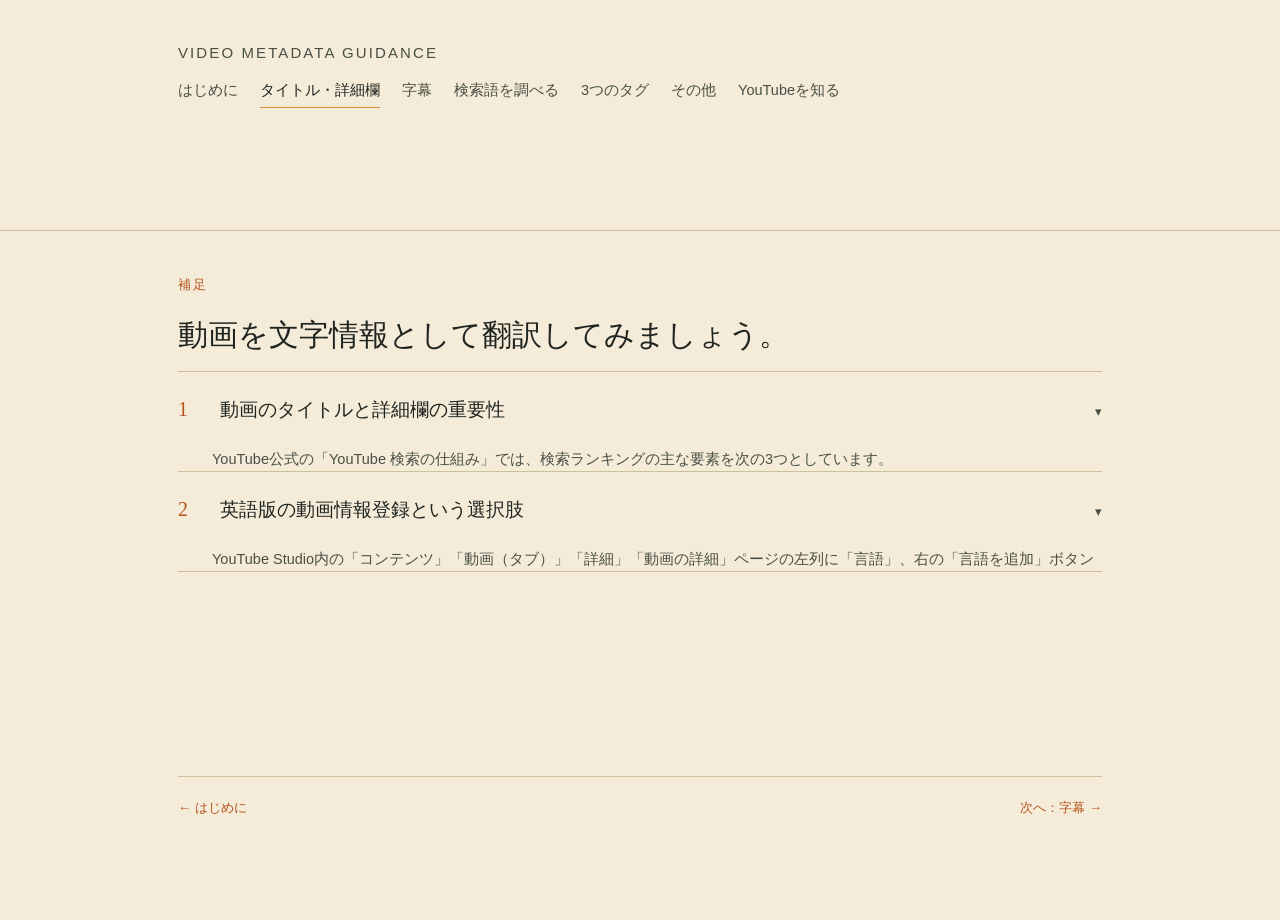
<file: description.html>
<!DOCTYPE html>
<html lang="ja">
<head>
<meta charset="UTF-8">
<meta name="viewport" content="width=device-width, initial-scale=1.0">
<title>タイトル・詳細欄 | 動画メタデータ ガイダンス</title>
<link rel="stylesheet" href="style.css">
</head>
<body>

<header class="top">
  <div class="wrap">
    <div class="brand">VIDEO METADATA GUIDANCE</div>
    <nav class="pages">
      <a href="index.html">はじめに</a>
      <a href="description.html" aria-current="page">タイトル・詳細欄</a>
      <a href="translation.html">字幕</a>
      <a href="keyword.html">検索語を調べる</a>
      <a href="threetags.html">3つのタグ</a>
      <a href="etc.html">その他</a>
      <a href="algorithm.html">YouTubeを知る</a>
    </nav>
  </div>
</header>

<div class="wrap">

  <p class="section-label">補足</p>
  <h1>動画を文字情報として翻訳してみましょう。</h1>

  <div class="accordion" id="accordion">

    <!-- 1 タイトルと詳細欄の重要性 -->
    <div class="acc-item" data-open="false" id="acc-1">
      <button class="acc-trigger" data-target="acc-1">
        <span class="acc-head">
          <span class="acc-mark">1</span>
          <span class="acc-title">動画のタイトルと詳細欄の重要性</span>
          <span class="acc-caret">▾</span>
        </span>
      </button>
      <div class="acc-body">
        <div class="acc-body-inner">
          <p>
            YouTube公式の「YouTube 検索の仕組み」では、検索ランキングの主な要素を次の3つとしています。
          </p>
          <ol style="margin:0 0 14px; padding-left:22px;">
            <li>関連性</li>
            <li>エンゲージメント</li>
            <li>品質</li>
          </ol>
          <p>
            そして「関連性」を評価する際に、具体的に「タイトル、タグ、説明、動画コンテンツが検索クエリにどれだけ一致するか」などを見る、と明記しています。
            そして、特定の検索クエリから見つかった動画について、「総再生時間などの全体的なユーザーエンゲージメント」によって、動画と検索語の関連性が高いとユーザーに評価されているかどうかを評価するしくみです。
          </p>

          <div class="qa-block">
            <div class="qa-item" data-open="false" id="qa-1-1">
              <button class="qa-trigger" data-target="qa-1-1">
                <span class="qa-mark">Q</span>
                <span class="qa-label">タイトルと説明欄に同じ言葉があったら、その言葉が検索された時に優位になるか</span>
                <span class="qa-caret">▾</span>
              </button>
              <div class="qa-body">
                <div class="qa-body-inner">
                  <p>
                    <strong style="color:var(--ink);">A：</strong>
                    YouTube公式は説明欄について、「動画を説明する1〜2語の主なキーワードを決めて、説明とタイトルの両方で目立つように使いましょう」と明確に推奨しています。
                  </p>
                  <p>
                    つまり、タイトルと説明の両方に同じ主要キーワードを置くこと自体は、YouTubeが推奨しているSEO上の設計です。ただし、同じ語を意図的に繰り返し使わないように。
                  </p>
                </div>
              </div>
            </div>
          </div>
        </div>
      </div>
    </div>

    <!-- 2 英語版の動画情報登録という選択肢 -->
    <div class="acc-item" data-open="false" id="acc-2">
      <button class="acc-trigger" data-target="acc-2">
        <span class="acc-head">
          <span class="acc-mark">2</span>
          <span class="acc-title">英語版の動画情報登録という選択肢</span>
          <span class="acc-caret">▾</span>
        </span>
      </button>
      <div class="acc-body">
        <div class="acc-body-inner">
          <p>
            YouTube Studio内の「コンテンツ」「動画（タブ）」「詳細」「動画の詳細」ページの左列に「言語」、右の「言語を追加」ボタンから英語のタイトル、詳細欄を書き込むことができます。
          </p>

          <div class="qa-block">
            <div class="qa-item" data-open="false" id="qa-2-1">
              <button class="qa-trigger" data-target="qa-2-1">
                <span class="qa-mark">Q</span>
                <span class="qa-label">英語版の登録をするとどんないいことがあるの？</span>
                <span class="qa-caret">▾</span>
              </button>
              <div class="qa-body">
                <div class="qa-body-inner">
                  <p>
                    <strong style="color:var(--ink);">A：</strong>
                    YouTube公式は、「翻訳されたタイトルと説明を使って、その言語で動画を検索できる」と明記しています。
                  </p>
                  <p>
                    YouTube公式によると、動画の
                  </p>
                  <ul>
                    <li>タイトル</li>
                    <li>説明</li>
                    <li>字幕</li>
                  </ul>
                  <p>
                    について、視聴者の
                  </p>
                  <ul>
                    <li>言語</li>
                    <li>場所</li>
                    <li>最近見た動画</li>
                  </ul>
                  <p>
                    などのシグナルを使って、適切な言語のバージョンを表示します。
                  </p>
                </div>
              </div>
            </div>

            <div class="qa-item" data-open="false" id="qa-2-2">
              <button class="qa-trigger" data-target="qa-2-2">
                <span class="qa-mark">Q</span>
                <span class="qa-label">英語版タイトルを登録していない場合はどうなるの？</span>
                <span class="qa-caret">▾</span>
              </button>
              <div class="qa-body">
                <div class="qa-body-inner">
                  <p>
                    <strong style="color:var(--ink);">A：</strong>
                    英語圏の人があなたの動画に辿り着いても、必ず英語タイトルに自動変換されるわけではありません。
                    英語版タイトルをYouTube Studioで登録していなければ、基本的には<strong style="color:var(--ink);">元のタイトル（日本語）</strong>が表示されます。
                  </p>
                </div>
              </div>
            </div>
          </div>
        </div>
      </div>
    </div>

  </div>

</div>

<div class="wrap">
  <footer class="pagefoot">
    <a href="index.html">← はじめに</a>
    <a href="translation.html">次へ：字幕 →</a>
  </footer>
</div>

<script>
  // クリックで開閉するトグル共通処理。
  // 高さは grid-template-rows: 0fr / 1fr の切り替えでCSS側が自動対応するため、
  // JS側は data-open の付け替えだけでよい。
  function setupToggle(triggerSelector, itemSelector) {
    document.querySelectorAll(triggerSelector).forEach(trigger => {
      trigger.addEventListener('click', () => {
        const item = trigger.closest(itemSelector);
        const isOpen = item.getAttribute('data-open') === 'true';
        item.setAttribute('data-open', isOpen ? 'false' : 'true');
      });
    });
  }

  setupToggle('.acc-trigger', '.acc-item');
  setupToggle('.qa-trigger', '.qa-item');
</script>

<button class="to-top" id="toTop" aria-label="ページの一番上へ戻る">
  <svg viewBox="0 0 24 24" stroke-width="2" stroke-linecap="round" stroke-linejoin="round">
    <path d="M12 19V5"></path>
    <path d="M5 12l7-7 7 7"></path>
  </svg>
</button>
<script>
  const toTop = document.getElementById('toTop');
  window.addEventListener('scroll', () => {
    toTop.classList.toggle('visible', window.scrollY > 300);
  });
  toTop.addEventListener('click', () => {
    window.scrollTo({ top: 0, behavior: 'smooth' });
  });
</script>

</body>
</html>
</file>
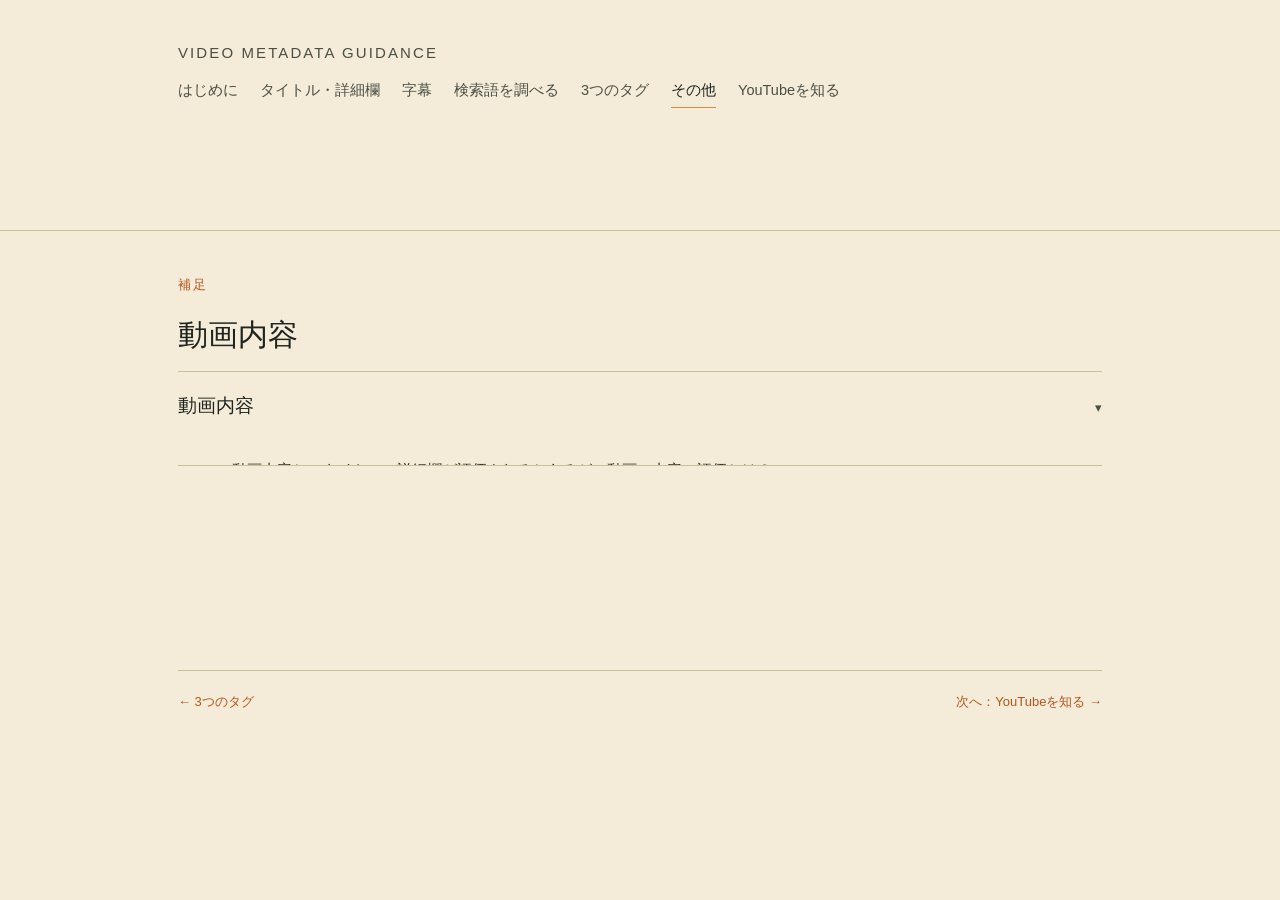
<file: etc.html>
<!DOCTYPE html>
<html lang="ja">
<head>
<meta charset="UTF-8">
<meta name="viewport" content="width=device-width, initial-scale=1.0">
<title>その他 | 動画メタデータ ガイダンス</title>
<link rel="stylesheet" href="style.css">
</head>
<body>

<header class="top">
  <div class="wrap">
    <div class="brand">VIDEO METADATA GUIDANCE</div>
    <nav class="pages">
      <a href="index.html">はじめに</a>
      <a href="description.html">タイトル・詳細欄</a>
      <a href="translation.html">字幕</a>
      <a href="keyword.html">検索語を調べる</a>
      <a href="threetags.html">3つのタグ</a>
      <a href="etc.html" aria-current="page">その他</a>
      <a href="algorithm.html">YouTubeを知る</a>
    </nav>
  </div>
</header>

<div class="wrap">

  <p class="section-label">補足</p>
  <h1>動画内容</h1>

  <div class="accordion" id="accordion">

    <div class="acc-item" data-open="false" id="acc-1">
      <button class="acc-trigger" data-target="acc-1">
        <span class="acc-head">
          <span class="acc-title">動画内容</span>
          <span class="acc-caret">▾</span>
        </span>
      </button>
      <div class="acc-body">
        <div class="acc-body-inner">

          <div class="qa-block">
            <div class="qa-item" data-open="false" id="qa-1-1">
              <button class="qa-trigger" data-target="qa-1-1">
                <span class="qa-mark">Q</span>
                <span class="qa-label">動画内容と、タイトル、詳細欄が評価されるとあるが、動画の内容の評価とは？</span>
                <span class="qa-caret">▾</span>
              </button>
              <div class="qa-body">
                <div class="qa-body-inner">
                  <p>
                    <strong style="color:var(--ink);">A：</strong>
                    YouTube公式が現在明言しているのは、<strong style="color:var(--ink);">「動画コンテンツが検索語とどれだけ一致するかを、検索の関連性判断に使う」</strong>というところまでです。
                  </p>
                  <p>
                    公式からは明確に述べられていませんが、次のような評価が考えられます。
                  </p>
                  <ul>
                    <li>初音ミクがあるなら、初音ミクが表示されているか。</li>
                    <li>明るい、とあるなら、明るい色調か。</li>
                  </ul>
                  <p>
                    しかし、実際のところはわかりません。評価方法が公開されていません。
                    「この検索語でこの動画を出すと、視聴者がちゃんと満足する」ことの方が重要かもしれません。実際はどうなっているのか、不明です。
                  </p>
                </div>
              </div>
            </div>

            <div class="qa-item" data-open="false" id="qa-1-2">
              <button class="qa-trigger" data-target="qa-1-2">
                <span class="qa-mark">Q</span>
                <span class="qa-label">動画の詳細ページに「AIの使用」の項目がある。どうしたらいい？</span>
                <span class="qa-caret">▾</span>
              </button>
              <div class="qa-body">
                <div class="qa-body-inner">
                  <p>
                    <strong style="color:var(--ink);">A：</strong>
                    次の項目に応えておくことをお勧めします。
                  </p>
                  <p>
                    AI の使用<br>
                    以下の目的で、コンテンツの生成または編集に AI を使用しましたか？
                  </p>
                  <p>
                    YouTubeは、開示が必要なAIコンテンツについて意図的に繰り返し開示しない場合、ラベルの強制適用や、コンテンツ削除・YPP参加停止などの措置を取る可能性があるとしています。
                  </p>
                  <p>
                    そして音楽については、YouTubeが現在の例として<strong style="color:var(--ink);">「AI-generated music（AI生成音楽）」を開示が必要なコンテンツ</strong>に明示しています。
                  </p>
                  <p>
                    もし「AIを使った」といっても、
                  </p>
                  <ul>
                    <li>タイトル・説明の文章をAIに考えてもらった</li>
                    <li>字幕をAIで作った</li>
                    <li>アイデア出しにAIを使った</li>
                    <li>音声を修復した</li>
                    <li>アップスケールした</li>
                  </ul>
                  <p>
                    程度なら、YouTubeは開示不要の例として挙げています。（「いいえ」を選択してOK）
                  </p>
                </div>
              </div>
            </div>
          </div>

        </div>
      </div>
    </div>

  </div>

</div>

<div class="wrap">
  <footer class="pagefoot">
    <a href="threetags.html">← 3つのタグ</a>
    <a href="algorithm.html">次へ：YouTubeを知る →</a>
  </footer>
</div>

<script>
  // クリックで開閉するトグル共通処理。
  // 高さは grid-template-rows: 0fr / 1fr の切り替えでCSS側が自動対応するため、
  // JS側は data-open の付け替えだけでよい。
  function setupToggle(triggerSelector, itemSelector) {
    document.querySelectorAll(triggerSelector).forEach(trigger => {
      trigger.addEventListener('click', () => {
        const item = trigger.closest(itemSelector);
        const isOpen = item.getAttribute('data-open') === 'true';
        item.setAttribute('data-open', isOpen ? 'false' : 'true');
      });
    });
  }

  setupToggle('.acc-trigger', '.acc-item');
  setupToggle('.qa-trigger', '.qa-item');
</script>

<button class="to-top" id="toTop" aria-label="ページの一番上へ戻る">
  <svg viewBox="0 0 24 24" stroke-width="2" stroke-linecap="round" stroke-linejoin="round">
    <path d="M12 19V5"></path>
    <path d="M5 12l7-7 7 7"></path>
  </svg>
</button>
<script>
  const toTop = document.getElementById('toTop');
  window.addEventListener('scroll', () => {
    toTop.classList.toggle('visible', window.scrollY > 300);
  });
  toTop.addEventListener('click', () => {
    window.scrollTo({ top: 0, behavior: 'smooth' });
  });
</script>

</body>
</html>
</file>
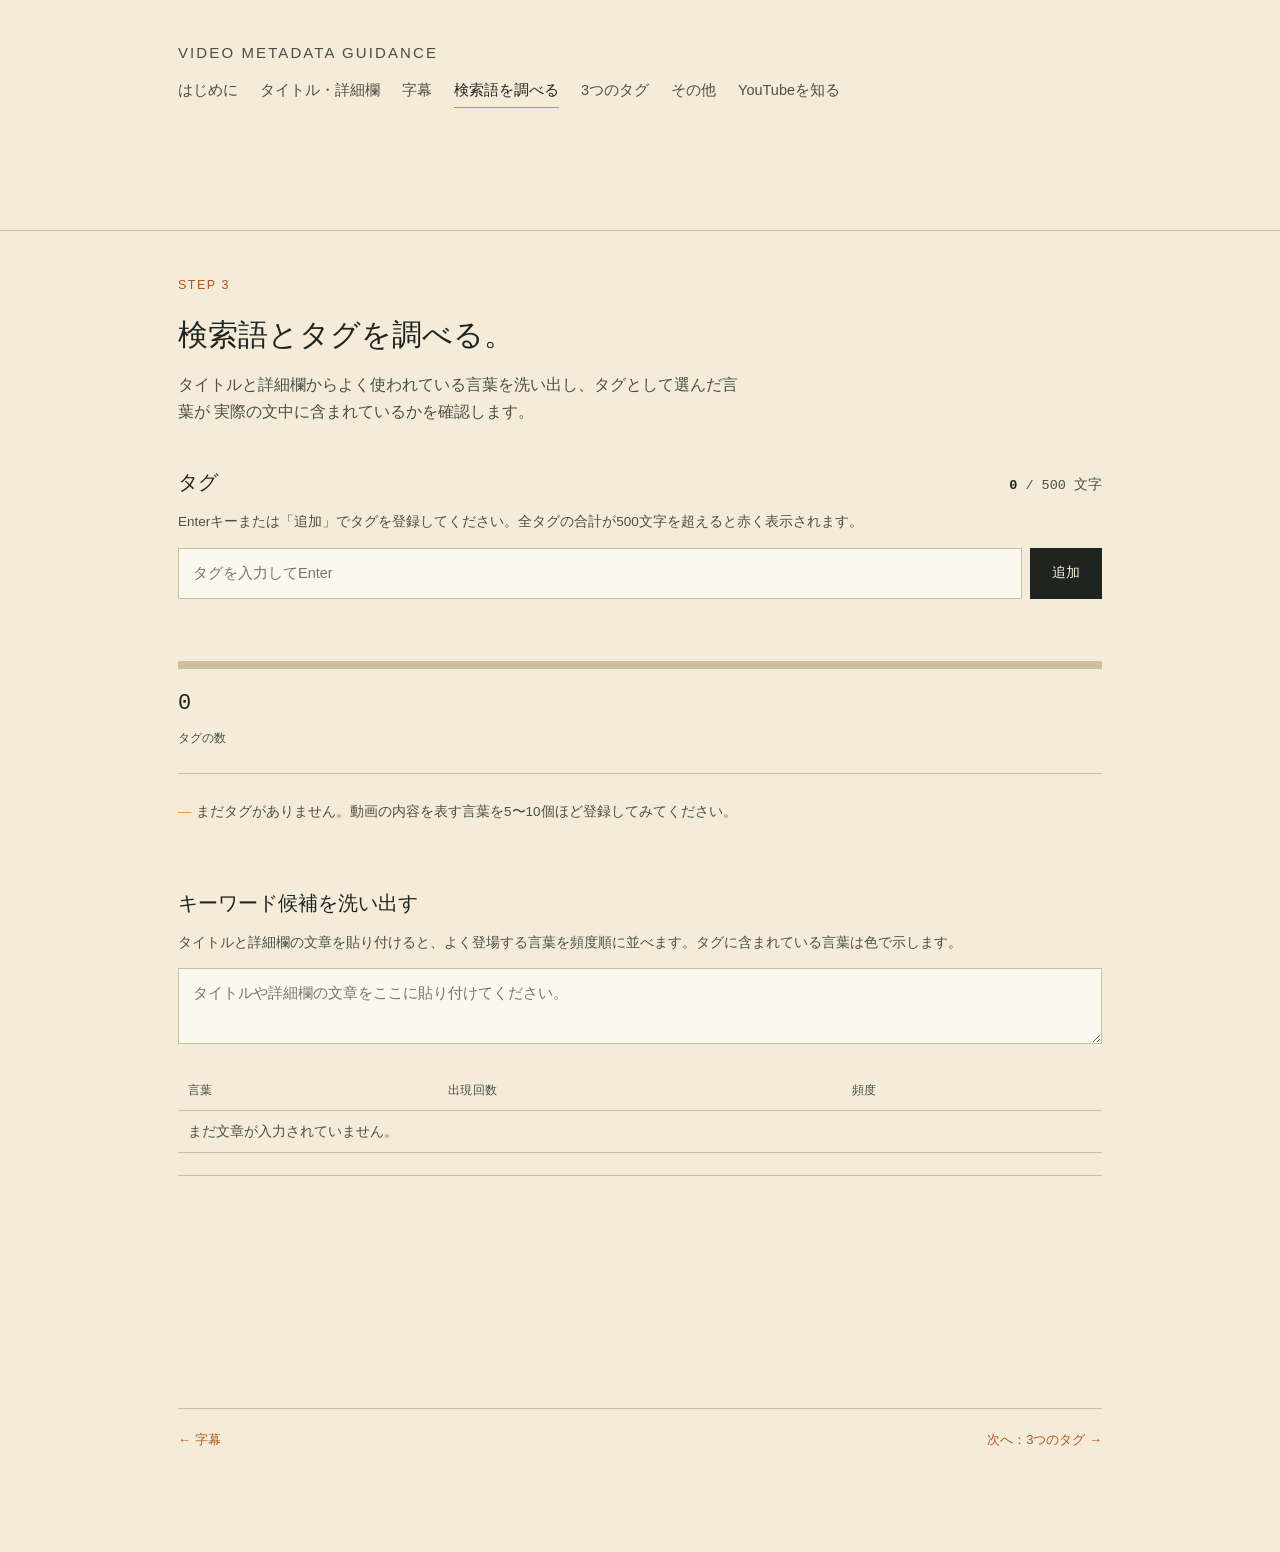
<file: keyword.html>
<!DOCTYPE html>
<html lang="ja">
<head>
<meta charset="UTF-8">
<meta name="viewport" content="width=device-width, initial-scale=1.0">
<title>検索語を調べる | 動画メタデータ ガイダンス</title>
<link rel="stylesheet" href="style.css">
</head>
<body>

<header class="top">
  <div class="wrap">
    <div class="brand">VIDEO METADATA GUIDANCE</div>
    <nav class="pages">
      <a href="index.html">はじめに</a>
      <a href="description.html">タイトル・詳細欄</a>
      <a href="translation.html">字幕</a>
      <a href="keyword.html" aria-current="page">検索語を調べる</a>
      <a href="threetags.html">3つのタグ</a>
      <a href="etc.html">その他</a>
      <a href="algorithm.html">YouTubeを知る</a>
    </nav>
  </div>
</header>

<div class="wrap">

  <p class="section-label">STEP 3</p>
  <h1>検索語とタグを調べる。</h1>
  <p class="lede">
    タイトルと詳細欄からよく使われている言葉を洗い出し、タグとして選んだ言葉が
    実際の文中に含まれているかを確認します。
  </p>

  <!-- タグ入力 -->
  <div class="field-block">
    <div class="field-head">
      <h2>タグ</h2>
      <span class="sans" id="tagCounter" style="font-family:'SFMono-Regular',Menlo,Consolas,monospace;font-size:13.5px;color:var(--ink-soft);"><b id="tagCharCount">0</b> / 500 文字</span>
    </div>
    <p class="field-note">Enterキーまたは「追加」でタグを登録してください。全タグの合計が500文字を超えると赤く表示されます。</p>
    <div class="tag-input-row">
      <input type="text" id="tagInput" placeholder="タグを入力してEnter">
      <button id="tagAddBtn">追加</button>
    </div>
    <div class="tag-list" id="tagList"></div>
    <div class="ruler"><div class="fill" id="tagFill" style="width:0%"></div></div>

    <div class="stat-bar">
      <div class="stat"><span class="num" id="statTagCount">0</span><span class="label">タグの数</span></div>
    </div>

    <div class="tips">
      <ul id="tagTips"></ul>
    </div>
  </div>

  <!-- キーワード抽出 -->
  <div class="field-block">
    <div class="field-head">
      <h2>キーワード候補を洗い出す</h2>
    </div>
    <p class="field-note">タイトルと詳細欄の文章を貼り付けると、よく登場する言葉を頻度順に並べます。タグに含まれている言葉は色で示します。</p>
    <textarea id="kwSource" placeholder="タイトルや詳細欄の文章をここに貼り付けてください。"></textarea>

    <table class="kw-table" id="kwTable" style="margin-top:18px;">
      <thead>
        <tr><th>言葉</th><th>出現回数</th><th class="bar-cell">頻度</th></tr>
      </thead>
      <tbody id="kwTableBody"></tbody>
    </table>

    <div class="tips">
      <ul id="kwTips"></ul>
    </div>
  </div>

</div>

<div class="wrap">
  <footer class="pagefoot">
    <a href="translation.html">← 字幕</a>
    <a href="threetags.html">次へ：3つのタグ →</a>
  </footer>
</div>

<script>
  // ---- タグ管理 ----
  const tagInput = document.getElementById('tagInput');
  const tagAddBtn = document.getElementById('tagAddBtn');
  const tagList = document.getElementById('tagList');
  const tagCharCount = document.getElementById('tagCharCount');
  const tagFill = document.getElementById('tagFill');
  const statTagCount = document.getElementById('statTagCount');
  const tagTips = document.getElementById('tagTips');

  const TAG_TOTAL_MAX = 500;
  const TAG_SINGLE_RECOMMENDED = 30;

  let tags = [];

  function escapeHtml(s) {
    return s.replace(/&/g, '&amp;').replace(/</g, '&lt;').replace(/>/g, '&gt;');
  }

  function totalTagChars() {
    // YouTubeの内部仕様に近い簡易計算：カンマ区切りの合計文字数
    return tags.reduce((sum, t) => sum + t.length, 0) + Math.max(0, tags.length - 1);
  }

  function renderTags() {
    tagList.innerHTML = tags.map((t, i) => `
      <span class="tag-chip ${t.length > TAG_SINGLE_RECOMMENDED ? 'over' : ''}">
        ${escapeHtml(t)}<span class="len">${t.length}</span><span class="remove" data-i="${i}">×</span>
      </span>
    `).join('');

    const total = totalTagChars();
    tagCharCount.textContent = total;
    tagCharCount.style.color = total > TAG_TOTAL_MAX ? 'var(--warn)' : 'var(--ink)';
    tagFill.style.width = Math.min(100, (total / TAG_TOTAL_MAX) * 100) + '%';
    tagFill.className = 'fill' + (total > TAG_TOTAL_MAX ? ' over' : '');
    statTagCount.textContent = tags.length;
    statTagCount.className = 'num' + (tags.length > 0 && tags.length <= 12 ? ' good' : (tags.length > 12 ? ' warn' : ''));

    const tips = [];
    if (tags.length === 0) {
      tips.push({ text: 'まだタグがありません。動画の内容を表す言葉を5〜10個ほど登録してみてください。', flag: false });
    } else {
      if (total > TAG_TOTAL_MAX) {
        tips.push({ text: `タグ合計が${TAG_TOTAL_MAX}文字を超えています（${total}文字）。超過分は登録されない可能性があるため、短いタグに絞ってください。`, flag: true });
      }
      if (tags.length > 12) {
        tips.push({ text: `タグの数が${tags.length}個です。8〜12個程度に絞り込むほうが、それぞれのタグの意味が薄まりにくくなります。`, flag: true });
      } else if (tags.length < 5) {
        tips.push({ text: `タグが${tags.length}個です。動画の主題・広めのジャンル・具体的な話題をそれぞれ1〜2個ずつ加えると網羅しやすくなります。`, flag: false });
      } else {
        tips.push({ text: `タグは${tags.length}個です。実用的とされる範囲に収まっています。`, flag: false });
      }
      const longTags = tags.filter(t => t.length > TAG_SINGLE_RECOMMENDED);
      if (longTags.length > 0) {
        tips.push({ text: `30文字を超える長いタグが${longTags.length}個あります（${longTags.join('、')}）。実際の検索語と一致しにくいため、短く区切ることを検討してください。`, flag: true });
      }
      const dupCheck = new Set();
      const dups = tags.filter(t => {
        const key = t.toLowerCase();
        if (dupCheck.has(key)) return true;
        dupCheck.add(key);
        return false;
      });
      if (dups.length > 0) {
        tips.push({ text: `重複している可能性のあるタグがあります：${dups.join('、')}`, flag: true });
      }
    }
    tagTips.innerHTML = tips.map(t => `<li class="${t.flag ? 'flag' : ''}">${escapeHtml(t.text)}</li>`).join('');

    renderKeywordTable(); // タグ変更時にキーワード表の色分けも更新
  }

  function addTag(value) {
    const v = value.trim();
    if (!v) return;
    if (tags.some(t => t.toLowerCase() === v.toLowerCase())) return;
    tags.push(v);
    renderTags();
  }

  tagAddBtn.addEventListener('click', () => {
    addTag(tagInput.value);
    tagInput.value = '';
    tagInput.focus();
  });
  tagInput.addEventListener('keydown', (e) => {
    if (e.key === 'Enter') {
      e.preventDefault();
      addTag(tagInput.value);
      tagInput.value = '';
    }
  });
  tagList.addEventListener('click', (e) => {
    if (e.target.classList.contains('remove')) {
      const i = +e.target.dataset.i;
      tags.splice(i, 1);
      renderTags();
    }
  });

  // ---- キーワード頻度抽出 ----
  const kwSource = document.getElementById('kwSource');
  const kwTableBody = document.getElementById('kwTableBody');
  const kwTips = document.getElementById('kwTips');

  // 日本語（2〜4文字の連続漢字/カタカナ/ひらがな塊）と英単語を対象にした簡易抽出
  const STOPWORDS = new Set(['こと','これ','それ','ため','よう','もの','ここ','どう','という','として','ので','から','など','ます','です','した','して','いる','ある','その','この','あの','どの','なる']);

  function extractKeywords(text) {
    const freq = {};

    // 英数字の単語
    const words = text.match(/[A-Za-z0-9]{3,}/g) || [];
    words.forEach(w => {
      const key = w.toLowerCase();
      freq[key] = (freq[key] || 0) + 1;
    });

    // 日本語の塊（カタカナ連続、漢字連続、ひらがな連続）
    const jpChunks = text.match(/[\u30A0-\u30FF]{2,}|[\u4E00-\u9FFF]{2,}|[\u3040-\u309F]{3,}/g) || [];
    jpChunks.forEach(w => {
      if (STOPWORDS.has(w)) return;
      freq[w] = (freq[w] || 0) + 1;
    });

    return Object.entries(freq)
      .filter(([w, c]) => c >= 1)
      .sort((a, b) => b[1] - a[1])
      .slice(0, 20);
  }

  function renderKeywordTable() {
    const text = kwSource.value;
    if (!text.trim()) {
      kwTableBody.innerHTML = `<tr><td colspan="3" style="color:var(--ink-soft);">まだ文章が入力されていません。</td></tr>`;
      kwTips.innerHTML = '';
      return;
    }
    const results = extractKeywords(text);
    if (results.length === 0) {
      kwTableBody.innerHTML = `<tr><td colspan="3" style="color:var(--ink-soft);">繰り返し登場する言葉が見つかりませんでした。</td></tr>`;
      kwTips.innerHTML = '';
      return;
    }
    const max = results[0][1];
    const tagLower = tags.map(t => t.toLowerCase());

    kwTableBody.innerHTML = results.map(([w, c]) => {
      const inTags = tagLower.includes(w.toLowerCase());
      const barWidth = Math.max(6, (c / max) * 100);
      return `<tr class="${inTags ? 'in-tags' : ''}">
        <td>${escapeHtml(w)}${inTags ? ' ✓' : ''}</td>
        <td>${c}</td>
        <td class="bar-cell"><div class="kw-bar" style="width:${barWidth}%"></div></td>
      </tr>`;
    }).join('');

    const notInTags = results.filter(([w]) => !tagLower.includes(w.toLowerCase())).slice(0, 5);
    const tips = [];
    if (notInTags.length > 0) {
      tips.push({ text: `頻出しているのにタグに含まれていない言葉があります：${notInTags.map(r => r[0]).join('、')}。タグとして加える価値があるか検討してください。`, flag: true });
    }
    if (tags.length > 0 && results.filter(([w]) => tagLower.includes(w.toLowerCase())).length === 0) {
      tips.push({ text: '登録済みのタグが、文中の頻出語と一致していません。タイトル・詳細欄の言葉づかいとタグを揃えると一貫性が出ます。', flag: true });
    }
    kwTips.innerHTML = tips.map(t => `<li class="${t.flag ? 'flag' : ''}">${escapeHtml(t.text)}</li>`).join('');
  }

  kwSource.addEventListener('input', renderKeywordTable);

  renderTags();
  renderKeywordTable();
</script>

<button class="to-top" id="toTop" aria-label="ページの一番上へ戻る">
  <svg viewBox="0 0 24 24" stroke-width="2" stroke-linecap="round" stroke-linejoin="round">
    <path d="M12 19V5"></path>
    <path d="M5 12l7-7 7 7"></path>
  </svg>
</button>
<script>
  const toTop = document.getElementById('toTop');
  window.addEventListener('scroll', () => {
    toTop.classList.toggle('visible', window.scrollY > 300);
  });
  toTop.addEventListener('click', () => {
    window.scrollTo({ top: 0, behavior: 'smooth' });
  });
</script>

</body>
</html>
</file>
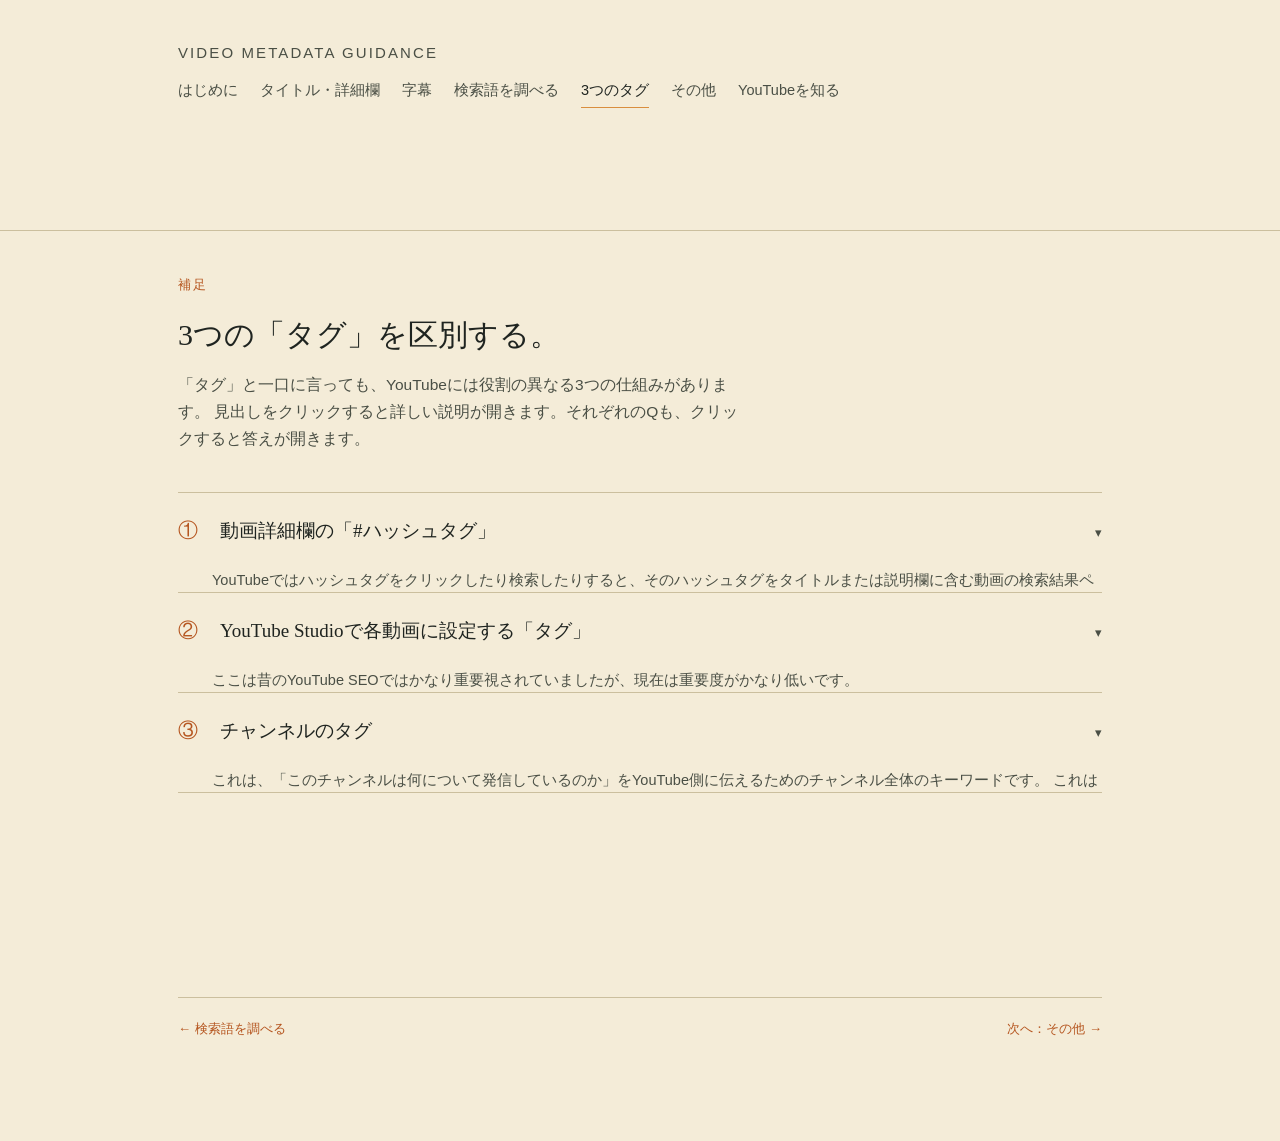
<file: threetags.html>
<!DOCTYPE html>
<html lang="ja">
<head>
<meta charset="UTF-8">
<meta name="viewport" content="width=device-width, initial-scale=1.0">
<title>3つのタグ | 動画メタデータ ガイダンス</title>
<link rel="stylesheet" href="style.css">
</head>
<body>

<header class="top">
  <div class="wrap">
    <div class="brand">VIDEO METADATA GUIDANCE</div>
    <nav class="pages">
      <a href="index.html">はじめに</a>
      <a href="description.html">タイトル・詳細欄</a>
      <a href="translation.html">字幕</a>
      <a href="keyword.html">検索語を調べる</a>
      <a href="threetags.html" aria-current="page">3つのタグ</a>
      <a href="etc.html">その他</a>
      <a href="algorithm.html">YouTubeを知る</a>
    </nav>
  </div>
</header>

<div class="wrap">

  <p class="section-label">補足</p>
  <h1>3つの「タグ」を区別する。</h1>
  <p class="lede">
    「タグ」と一口に言っても、YouTubeには役割の異なる3つの仕組みがあります。
    見出しをクリックすると詳しい説明が開きます。それぞれのQも、クリックすると答えが開きます。
  </p>

  <div class="accordion" id="accordion">

    <!-- ① ハッシュタグ -->
    <div class="acc-item" data-open="false" id="acc-1">
      <button class="acc-trigger" data-target="acc-1">
        <span class="acc-head">
          <span class="acc-mark">①</span>
          <span class="acc-title">動画詳細欄の「#ハッシュタグ」</span>
          <span class="acc-caret">▾</span>
        </span>
      </button>
      <div class="acc-body">
        <div class="acc-body-inner">
          <p>
            YouTubeではハッシュタグをクリックしたり検索したりすると、そのハッシュタグをタイトルまたは説明欄に含む動画の検索結果ページへ移動できます。
            ハッシュタグは、クリック可能なトピックとして機能し、同じハッシュタグの動画を探す導線になります。
          </p>

          <div class="qa-block">
            <div class="qa-item" data-open="false" id="qa-1-1">
              <button class="qa-trigger" data-target="qa-1-1">
                <span class="qa-mark">Q</span>
                <span class="qa-label">ハッシュタグを検索するのと、同じ言葉でハッシュタグなしで検索するのと、どのような違いがある？</span>
                <span class="qa-caret">▾</span>
              </button>
              <div class="qa-body">
                <div class="qa-body-inner">
                  <p>
                    <strong style="color:var(--ink);">A：</strong>
                    YouTube公式によると、通常検索では「タイトル、タグ、説明、動画コンテンツが検索語とどれだけ一致するか」に加えて、エンゲージメントや品質なども考慮して検索順位を決めます。
                  </p>
                  <p>
                    一方、<code>#HatsuneMiku</code> を検索すると、タイトルまたは説明欄に <code>#HatsuneMiku</code> を含む動画のハッシュタグ検索結果ページが表示されます。
                  </p>
                </div>
              </div>
            </div>

            <div class="qa-item" data-open="false" id="qa-1-2">
              <button class="qa-trigger" data-target="qa-1-2">
                <span class="qa-mark">Q</span>
                <span class="qa-label">では？ハッシュタグをつけたらどんないいことがあるの？</span>
                <span class="qa-caret">▾</span>
              </button>
              <div class="qa-body">
                <div class="qa-body-inner">
                  <p>
                    <strong style="color:var(--ink);">A：</strong>
                    明確にハッシュタグがついている動画が表示の候補になります（ハッシュタグなしとは別のフィルターがかかる）。つまり機会が増えます。
                  </p>
                  <p>つまり、</p>
                  <ul>
                    <li>YouTubeの検索欄で <code>Hatsune Miku songs</code> と検索 → 通常検索</li>
                    <li>YouTubeの検索欄で <code>#HatsuneMiku</code> と検索 → ハッシュタグ検索への参加</li>
                  </ul>
                  <p>
                    ハッシュタグを使って「<code>#HatsuneMiku</code>という検索結果ページに参加する資格を作る」ということです。
                  </p>
                </div>
              </div>
            </div>

            <div class="qa-item" data-open="false" id="qa-1-3">
              <button class="qa-trigger" data-target="qa-1-3">
                <span class="qa-mark">Q</span>
                <span class="qa-label">ハッシュタグをつけたあとの表示順序やおすすめのアルゴリズムは？</span>
                <span class="qa-caret">▾</span>
              </button>
              <div class="qa-body">
                <div class="qa-body-inner">
                  <p>
                    <strong style="color:var(--ink);">A：</strong>
                    公式に発表されていません。しかし、「再生数が多い順」ではありません。
                  </p>
                  <p>
                    YouTubeは通常検索について、検索結果は単純な「最も再生された動画のリスト」ではないと明記しています。
                    したがって、「#HatsuneMikuを付けている動画の中で、再生数が多い順に並ぶ」とも断定できません。
                  </p>
                </div>
              </div>
            </div>
          </div>
        </div>
      </div>
    </div>

    <!-- ② YouTube Studioで各動画に設定するタグ -->
    <div class="acc-item" data-open="false" id="acc-2">
      <button class="acc-trigger" data-target="acc-2">
        <span class="acc-head">
          <span class="acc-mark">②</span>
          <span class="acc-title">YouTube Studioで各動画に設定する「タグ」</span>
          <span class="acc-caret">▾</span>
        </span>
      </button>
      <div class="acc-body">
        <div class="acc-body-inner">
          <p>
            ここは昔のYouTube SEOではかなり重要視されていましたが、現在は重要度がかなり低いです。
          </p>
          <p>
            YouTube公式がかなり明確に、「タイトル、サムネイル、説明の方が重要」と説明しています。
          </p>
          <p>
            そして、「スペルミスされやすいコンテンツの場合にタグが役立つ。それ以外では検索での役割はごく小さい」と説明しています。
          </p>
        </div>
      </div>
    </div>

    <!-- ③ チャンネルのタグ -->
    <div class="acc-item" data-open="false" id="acc-3">
      <button class="acc-trigger" data-target="acc-3">
        <span class="acc-head">
          <span class="acc-mark">③</span>
          <span class="acc-title">チャンネルのタグ</span>
          <span class="acc-caret">▾</span>
        </span>
      </button>
      <div class="acc-body">
        <div class="acc-body-inner">
          <p>
            これは、「このチャンネルは何について発信しているのか」をYouTube側に伝えるためのチャンネル全体のキーワードです。
            これは個々の動画を検索上位にするための「動画SEOタグ」ではありません。
          </p>
          <p>
            例えば、「Hatsune Miku songs」と検索されたとき、「チャンネルタグに Hatsune Miku があるから、この動画が上位！」という単純な仕組みだとは考えない方がいいです。
            YouTubeの現在の検索説明では、検索結果の関連性を判断する要素としてタイトル・タグ・説明・動画内容などを見ていますが、チャンネルタグについて特別な強い効果が説明されているわけではありません。
          </p>

          <div class="qa-block">
            <div class="qa-item" data-open="false" id="qa-3-1">
              <button class="qa-trigger" data-target="qa-3-1">
                <span class="qa-mark">Q</span>
                <span class="qa-label">チャンネルのタグの役割がわからない。実際にどんな機能を果たしてるの？</span>
                <span class="qa-caret">▾</span>
              </button>
              <div class="qa-body">
                <div class="qa-body-inner">
                  <p>
                    <strong style="color:var(--ink);">A：</strong>
                    チャンネルキーワードについては効果不明です。
                  </p>
                </div>
              </div>
            </div>
          </div>
        </div>
      </div>
    </div>

  </div>

</div>

<div class="wrap">
  <footer class="pagefoot">
    <a href="keyword.html">← 検索語を調べる</a>
    <a href="etc.html">次へ：その他 →</a>
  </footer>
</div>

<script>
  // クリックで開閉するトグル共通処理。
  // 高さは grid-template-rows: 0fr / 1fr の切り替えでCSS側が自動対応するため、
  // JS側は data-open の付け替えだけでよい。中身の長さや今後の追加・変更にも影響されない。
  function setupToggle(triggerSelector, itemSelector) {
    document.querySelectorAll(triggerSelector).forEach(trigger => {
      trigger.addEventListener('click', () => {
        const item = trigger.closest(itemSelector);
        const isOpen = item.getAttribute('data-open') === 'true';
        item.setAttribute('data-open', isOpen ? 'false' : 'true');
      });
    });
  }

  setupToggle('.acc-trigger', '.acc-item');
  setupToggle('.qa-trigger', '.qa-item');
</script>

<button class="to-top" id="toTop" aria-label="ページの一番上へ戻る">
  <svg viewBox="0 0 24 24" stroke-width="2" stroke-linecap="round" stroke-linejoin="round">
    <path d="M12 19V5"></path>
    <path d="M5 12l7-7 7 7"></path>
  </svg>
</button>
<script>
  const toTop = document.getElementById('toTop');
  window.addEventListener('scroll', () => {
    toTop.classList.toggle('visible', window.scrollY > 300);
  });
  toTop.addEventListener('click', () => {
    window.scrollTo({ top: 0, behavior: 'smooth' });
  });
</script>

</body>
</html>
</file>
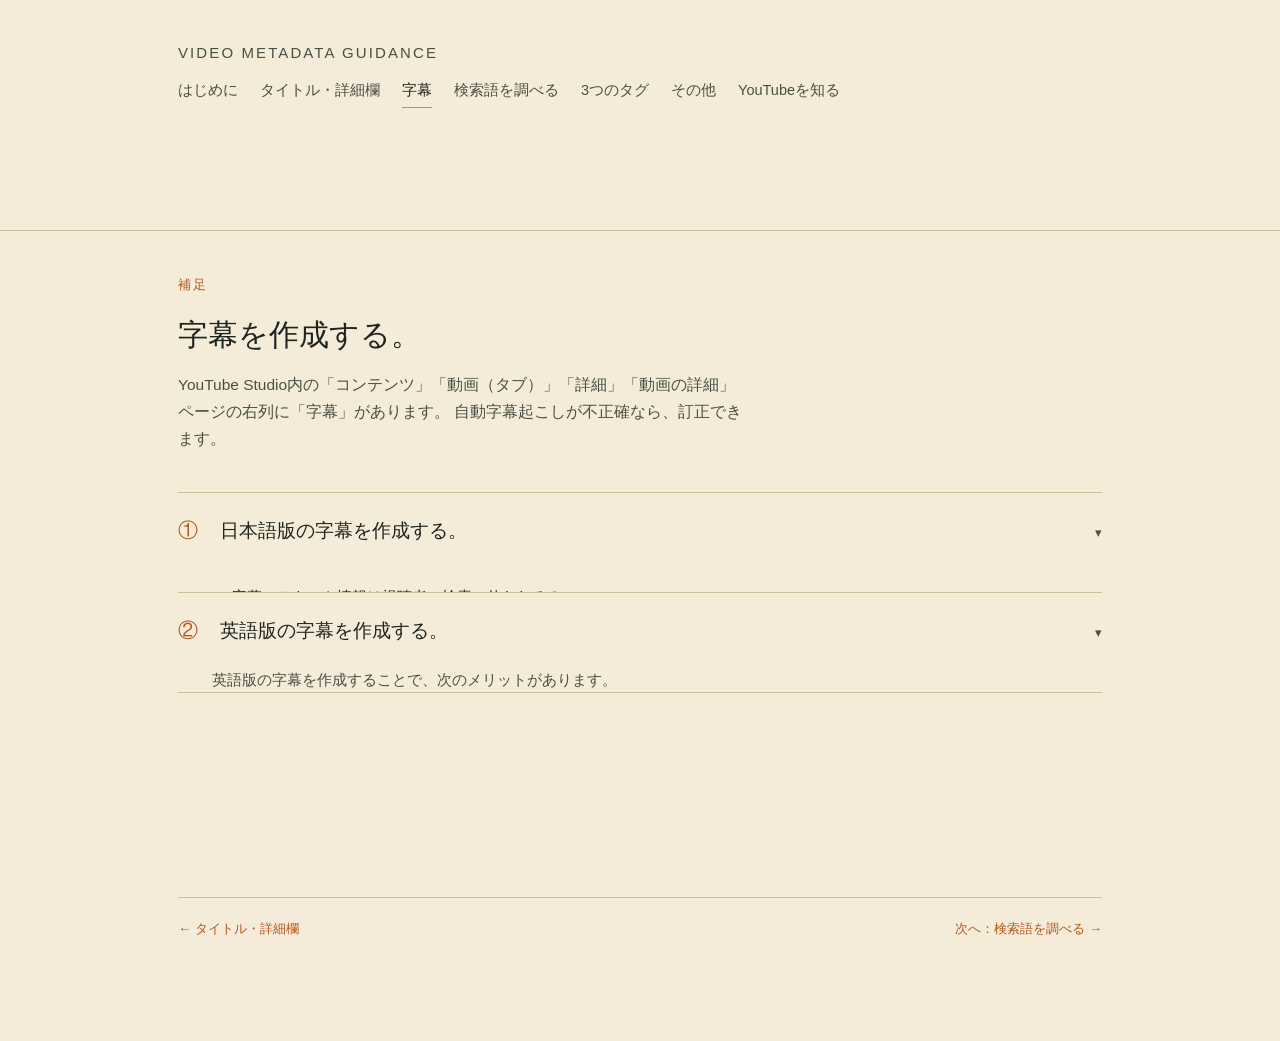
<file: translation.html>
<!DOCTYPE html>
<html lang="ja">
<head>
<meta charset="UTF-8">
<meta name="viewport" content="width=device-width, initial-scale=1.0">
<title>字幕 | 動画メタデータ ガイダンス</title>
<link rel="stylesheet" href="style.css">
</head>
<body>

<header class="top">
  <div class="wrap">
    <div class="brand">VIDEO METADATA GUIDANCE</div>
    <nav class="pages">
      <a href="index.html">はじめに</a>
      <a href="description.html">タイトル・詳細欄</a>
      <a href="translation.html" aria-current="page">字幕</a>
      <a href="keyword.html">検索語を調べる</a>
      <a href="threetags.html">3つのタグ</a>
      <a href="etc.html">その他</a>
      <a href="algorithm.html">YouTubeを知る</a>
    </nav>
  </div>
</header>

<div class="wrap">

  <p class="section-label">補足</p>
  <h1>字幕を作成する。</h1>
  <p class="lede">
    YouTube Studio内の「コンテンツ」「動画（タブ）」「詳細」「動画の詳細」ページの右列に「字幕」があります。
    自動字幕起こしが不正確なら、訂正できます。
  </p>

  <div class="accordion" id="accordion">

    <!-- 1 日本語版の字幕を作成する -->
    <div class="acc-item" data-open="false" id="acc-1">
      <button class="acc-trigger" data-target="acc-1">
        <span class="acc-head">
          <span class="acc-mark">①</span>
          <span class="acc-title">日本語版の字幕を作成する。</span>
          <span class="acc-caret">▾</span>
        </span>
      </button>
      <div class="acc-body">
        <div class="acc-body-inner">

          <div class="qa-block">
            <div class="qa-item" data-open="false" id="qa-1-1">
              <button class="qa-trigger" data-target="qa-1-1">
                <span class="qa-mark">Q</span>
                <span class="qa-label">字幕のテキスト情報は視聴者の検索に使われる？</span>
                <span class="qa-caret">▾</span>
              </button>
              <div class="qa-body">
                <div class="qa-body-inner">
                  <p>
                    <strong style="color:var(--ink);">A：</strong>
                    字幕のテキスト情報が単なる表示用データではなく、検索可能なテキストデータとして扱われています。
                    YouTubeは字幕／transcriptをテキストとして扱っています。transcript内のキーワード検索まで可能です。
                    しかし、公式には字幕のテキスト情報が検索に使われるか明らかにされていません。
                  </p>
                  <p>
                    また、YouTubeは字幕付き動画を検索フィルターで絞り込めるようにしています。
                  </p>
                  <p>
                    つまり字幕は単なる「視覚的アクセシビリティ機能」ではなく、YouTubeの検索・動画発見システムの中に明確に存在しています。
                  </p>
                </div>
              </div>
            </div>

            <div class="qa-item" data-open="false" id="qa-1-2">
              <button class="qa-trigger" data-target="qa-1-2">
                <span class="qa-mark">Q</span>
                <span class="qa-label">日本語の字幕も作成しないとだめ？</span>
                <span class="qa-caret">▾</span>
              </button>
              <div class="qa-body">
                <div class="qa-body-inner">
                  <p>
                    <strong style="color:var(--ink);">A：</strong>
                    YouTubeの自動字幕は音声認識です。
                  </p>
                  <p>
                    したがって、「初音ミクが歌っている歌詞」を、人間の会話のように100%正確に文字起こしできるとは限りません。
                  </p>
                  <p>
                    YouTube自身も、自動字幕は発音・アクセント・背景音などによって誤認識する場合があり、確認・修正を推奨しています。
                    ボカロ曲の場合は特に、歌詞を正確に英語圏へ伝えたいなら、YouTube Studioで日本語歌詞字幕を自分で登録する方が安全です。
                  </p>
                </div>
              </div>
            </div>
          </div>

        </div>
      </div>
    </div>

    <!-- 2 英語版の字幕を作成する -->
    <div class="acc-item" data-open="false" id="acc-2">
      <button class="acc-trigger" data-target="acc-2">
        <span class="acc-head">
          <span class="acc-mark">②</span>
          <span class="acc-title">英語版の字幕を作成する。</span>
          <span class="acc-caret">▾</span>
        </span>
      </button>
      <div class="acc-body">
        <div class="acc-body-inner">
          <p>
            英語版の字幕を作成することで、次のメリットがあります。
          </p>
          <ul>
            <li>英語圏の視聴者のエンゲージメントを高められる</li>
            <li>英語圏の視聴者の検索語に応えられる</li>
          </ul>

          <div class="qa-block">
            <div class="qa-item" data-open="false" id="qa-2-1">
              <button class="qa-trigger" data-target="qa-2-1">
                <span class="qa-mark">Q</span>
                <span class="qa-label">英語字幕は手動での入力が必要？自動生成される？</span>
                <span class="qa-caret">▾</span>
              </button>
              <div class="qa-body">
                <div class="qa-body-inner">
                  <p>
                    <strong style="color:var(--ink);">A：</strong>
                    英語圏の視聴者が英語字幕が登録されていない動画を見ると、
                  </p>
                  <ol style="margin:8px 0; padding-left:20px;">
                    <li>視聴者が「字幕（CC）」を開く</li>
                    <li>字幕メニューから「自動翻訳」→「English」を選ぶ</li>
                    <li>YouTubeが日本語字幕を英語に機械翻訳する</li>
                  </ol>
                  <p>
                    のように選択することで、英語字幕として見ることができます。
                  </p>
                </div>
              </div>
            </div>
          </div>
        </div>
      </div>
    </div>

  </div>

</div>

<div class="wrap">
  <footer class="pagefoot">
    <a href="description.html">← タイトル・詳細欄</a>
    <a href="keyword.html">次へ：検索語を調べる →</a>
  </footer>
</div>

<script>
  // クリックで開閉するトグル共通処理。
  // 高さは grid-template-rows: 0fr / 1fr の切り替えでCSS側が自動対応するため、
  // JS側は data-open の付け替えだけでよい。
  function setupToggle(triggerSelector, itemSelector) {
    document.querySelectorAll(triggerSelector).forEach(trigger => {
      trigger.addEventListener('click', () => {
        const item = trigger.closest(itemSelector);
        const isOpen = item.getAttribute('data-open') === 'true';
        item.setAttribute('data-open', isOpen ? 'false' : 'true');
      });
    });
  }

  setupToggle('.acc-trigger', '.acc-item');
  setupToggle('.qa-trigger', '.qa-item');
</script>

<button class="to-top" id="toTop" aria-label="ページの一番上へ戻る">
  <svg viewBox="0 0 24 24" stroke-width="2" stroke-linecap="round" stroke-linejoin="round">
    <path d="M12 19V5"></path>
    <path d="M5 12l7-7 7 7"></path>
  </svg>
</button>
<script>
  const toTop = document.getElementById('toTop');
  window.addEventListener('scroll', () => {
    toTop.classList.toggle('visible', window.scrollY > 300);
  });
  toTop.addEventListener('click', () => {
    window.scrollTo({ top: 0, behavior: 'smooth' });
  });
</script>

</body>
</html>
</file>
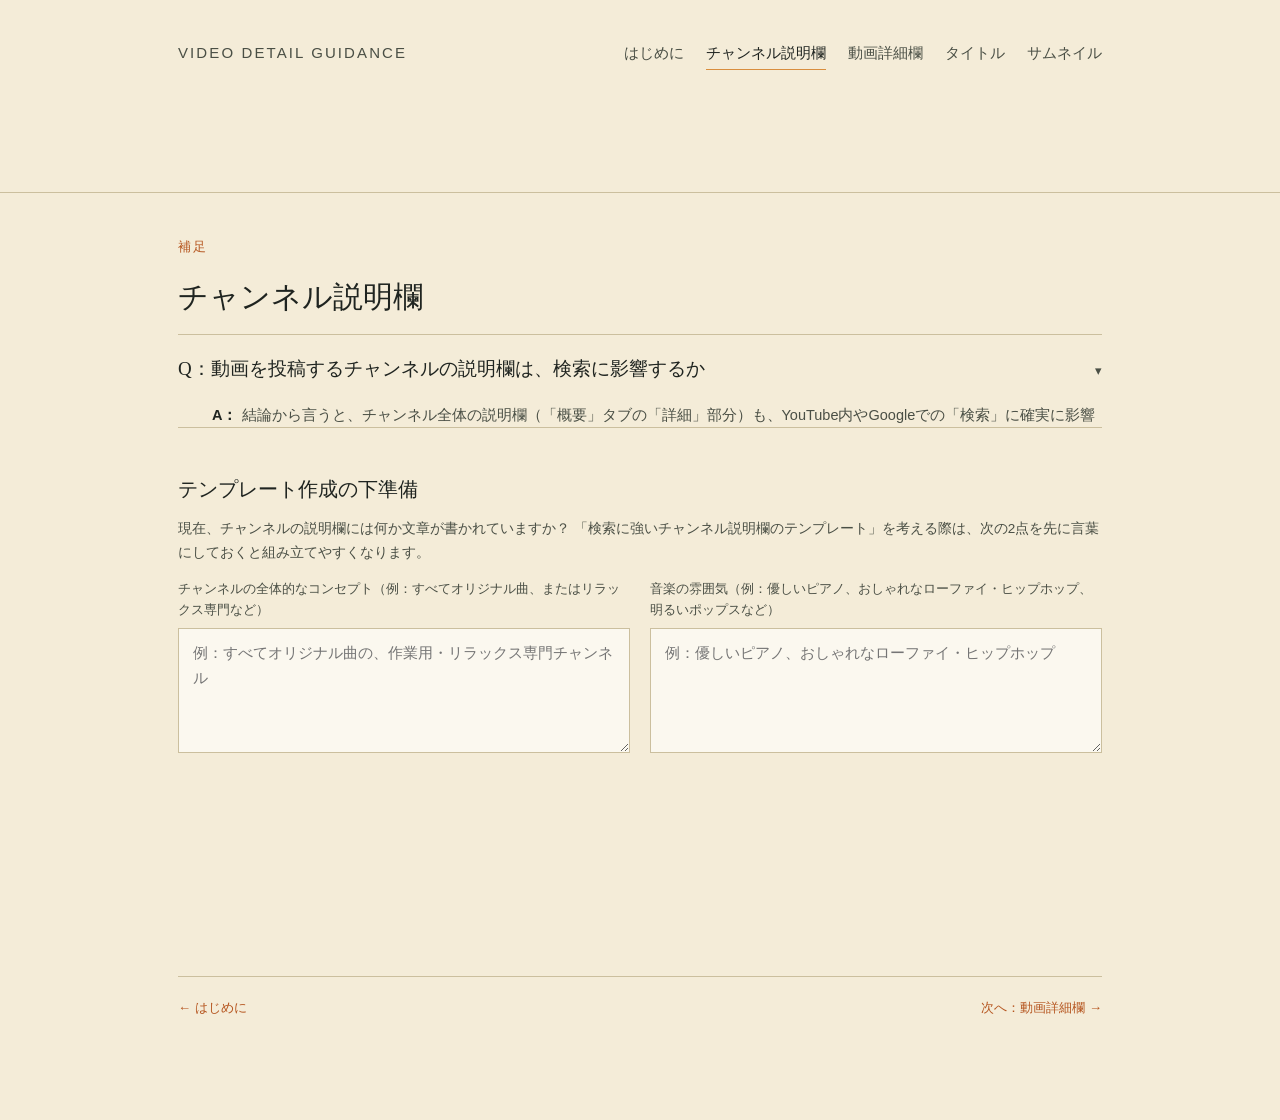
<file: detail/channel_description.html>
<!DOCTYPE html>
<html lang="ja">
<head>
<meta charset="UTF-8">
<meta name="viewport" content="width=device-width, initial-scale=1.0">
<title>チャンネル説明欄 | 動画情報の詳細ガイド</title>
<link rel="stylesheet" href="../style.css">
</head>
<body>

<header class="top">
  <div class="wrap">
    <div class="brand">VIDEO DETAIL GUIDANCE</div>
    <nav class="pages">
      <a href="guidance.html">はじめに</a>
      <a href="channel_description.html" aria-current="page">チャンネル説明欄</a>
      <a href="movie_description.html">動画詳細欄</a>
      <a href="movie_title.html">タイトル</a>
      <a href="movie_thumbnail.html">サムネイル</a>
    </nav>
  </div>
</header>

<div class="wrap">

  <p class="section-label">補足</p>
  <h1>チャンネル説明欄</h1>

  <div class="accordion" id="accordion">

    <div class="acc-item" data-open="false" id="acc-1">
      <button class="acc-trigger" data-target="acc-1">
        <span class="acc-head">
          <span class="acc-title">Q：動画を投稿するチャンネルの説明欄は、検索に影響するか</span>
          <span class="acc-caret">▾</span>
        </span>
      </button>
      <div class="acc-body">
        <div class="acc-body-inner">

          <p>
            <strong style="color:var(--ink);">A：</strong>
            結論から言うと、チャンネル全体の説明欄（「概要」タブの「詳細」部分）も、YouTube内やGoogleでの「検索」に確実に影響します。
          </p>
          <p>
            動画1本1本の説明欄ほど直接的・即効性はありませんが、チャンネル自体のテーマ性をYouTubeのAIに伝えるために非常に重要な役割を持っています。
          </p>
          <p>
            具体的にどのように検索に影響するのか、その仕組みと最適な書き方の工夫を解説します。
          </p>

          <div class="qa-block">
            <div class="qa-item" data-open="false" id="qa-1-1">
              <button class="qa-trigger" data-target="qa-1-1">
                <span class="qa-mark">①</span>
                <span class="qa-label">チャンネル説明欄が検索に与える「3つの影響」</span>
                <span class="qa-caret">▾</span>
              </button>
              <div class="qa-body">
                <div class="qa-body-inner">
                  <p>
                    <strong style="color:var(--ink);">チャンネル名自体が検索に引っかかりやすくなる</strong><br>
                    YouTubeの検索窓でユーザーが「ジャンル名」で検索した際、説明欄にそのキーワードが含まれていると、動画だけでなく「チャンネルそのもの」が検索結果の「チャンネル」枠に表示されやすくなります。
                  </p>
                  <p>
                    <strong style="color:var(--ink);">投稿するすべての動画の「基本ジャンル」としてAIに学習される</strong><br>
                    YouTubeのアルゴリズムは、チャンネル説明欄を読み込んで「このチャンネルは〇〇について発信するアカウントだ」というベースの評価（専門性・テーマ）を確定させます。
                    ここに明確なキーワードが入っていると、新しく投稿した動画が「そのジャンルに興味がある人」のおすすめや検索に最初から乗りやすくなります（新規ブーストの精度が上がります）。
                  </p>
                  <p>
                    <strong style="color:var(--ink);">Googleなどのウェブ検索（外部SEO）に強くなる</strong><br>
                    チャンネル説明欄のテキストは、GoogleやYahoo!などの検索エンジンのロボットも巡回（クロール）しています。
                    そのため、ブラウザで検索された際、あなたのYouTubeチャンネルのトップページが検索結果の上位に表示されやすくなります。
                  </p>
                </div>
              </div>
            </div>

            <div class="qa-item" data-open="false" id="qa-1-2">
              <button class="qa-trigger" data-target="qa-1-2">
                <span class="qa-mark">②</span>
                <span class="qa-label">検索に強くなる「チャンネル説明欄」の書き方の工夫</span>
                <span class="qa-caret">▾</span>
              </button>
              <div class="qa-body">
                <div class="qa-body-inner">
                  <p>
                    検索ルートを意識してチャンネル説明欄を書く場合、以下のステップを意識して記述してください。
                  </p>
                  <p>
                    <strong style="color:var(--ink);">最初の「2行（約100〜150文字）」に最重要キーワードを詰める</strong><br>
                    YouTubeの検索結果やGoogleの検索結果に表示されるとき、説明欄の冒頭の2行だけが「スニペット（要約文）」として省略されずに表示されます。ここに一番狙いたい言葉を入れます。
                  </p>
                  <p style="background:var(--panel); border:1px solid var(--line); padding:12px 14px;">
                    ⭕️「当チャンネルでは、職場や学校でのコミュニケーションに悩む人に向けた、心を癒やすオリジナル音楽を投稿しています…」
                  </p>
                  <p>
                    <strong style="color:var(--ink);">ターゲットが検索しそうな「類義語・関連ワード」を散りばめる</strong><br>
                    メインの言葉だけでなく、連想される周辺キーワード（サジェストワード）を自然な文章で盛り込みます。
                  </p>
                  <p style="background:var(--panel); border:1px solid var(--line); padding:12px 14px;">
                    例：コミュニケーション　人間関係の悩み　対人不安　自己肯定感　作業用BGM　メンタルケア
                  </p>
                  <p>
                    <strong style="color:var(--ink);">英語や他言語のキーワードも少し入れておく</strong><br>
                    もし音楽動画で海外の視聴者も狙える（インスト曲や、英語字幕があるなど）場合は、説明欄の後半に英語での短い説明（例：Healing Music for Anxiety Relaxing BGM など）を記載しておくと、海外の検索クエリにも引っかかるようになります。
                  </p>
                </div>
              </div>
            </div>
          </div>

          <p style="margin-top:20px;">
            <strong style="color:var(--ink);">💡 結論：動画説明欄の「テンプレート」としても機能する</strong>
          </p>
          <p>
            YouTubeの初期設定（アップロードの既定値）で、動画を投稿するたびにチャンネルの紹介文が自動で挿入されるように設定しているクリエイターも多いです。
          </p>
          <p>
            チャンネル自体の説明欄に「コミュニケーションや人間関係をテーマにした音楽チャンネルである」と明記しておくことは、チャンネル全体のアルゴリズムを味方につけるために、やっておいて絶対に損はありません。
          </p>

        </div>
      </div>
    </div>

  </div>

  <!-- チャンネル説明欄テンプレート作成の下準備 -->
  <div class="field-block">
    <div class="field-head">
      <h2>テンプレート作成の下準備</h2>
    </div>
    <p class="field-note">
      現在、チャンネルの説明欄には何か文章が書かれていますか？
      「検索に強いチャンネル説明欄のテンプレート」を考える際は、次の2点を先に言葉にしておくと組み立てやすくなります。
    </p>

    <div class="row2">
      <div>
        <label for="conceptInput">チャンネルの全体的なコンセプト（例：すべてオリジナル曲、またはリラックス専門など）</label>
        <textarea id="conceptInput" rows="4" placeholder="例：すべてオリジナル曲の、作業用・リラックス専門チャンネル"></textarea>
      </div>
      <div>
        <label for="moodInput">音楽の雰囲気（例：優しいピアノ、おしゃれなローファイ・ヒップホップ、明るいポップスなど）</label>
        <textarea id="moodInput" rows="4" placeholder="例：優しいピアノ、おしゃれなローファイ・ヒップホップ"></textarea>
      </div>
    </div>
  </div>

</div>

<div class="wrap">
  <footer class="pagefoot">
    <a href="guidance.html">← はじめに</a>
    <a href="movie_description.html">次へ：動画詳細欄 →</a>
  </footer>
</div>

<script>
  // クリックで開閉するトグル共通処理。
  function setupToggle(triggerSelector, itemSelector) {
    document.querySelectorAll(triggerSelector).forEach(trigger => {
      trigger.addEventListener('click', () => {
        const item = trigger.closest(itemSelector);
        const isOpen = item.getAttribute('data-open') === 'true';
        item.setAttribute('data-open', isOpen ? 'false' : 'true');
      });
    });
  }

  setupToggle('.acc-trigger', '.acc-item');
  setupToggle('.qa-trigger', '.qa-item');
</script>

<button class="to-top" id="toTop" aria-label="ページの一番上へ戻る">
  <svg viewBox="0 0 24 24" stroke-width="2" stroke-linecap="round" stroke-linejoin="round">
    <path d="M12 19V5"></path>
    <path d="M5 12l7-7 7 7"></path>
  </svg>
</button>
<script>
  const toTop = document.getElementById('toTop');
  window.addEventListener('scroll', () => {
    toTop.classList.toggle('visible', window.scrollY > 300);
  });
  toTop.addEventListener('click', () => {
    window.scrollTo({ top: 0, behavior: 'smooth' });
  });
</script>

</body>
</html>
</file>
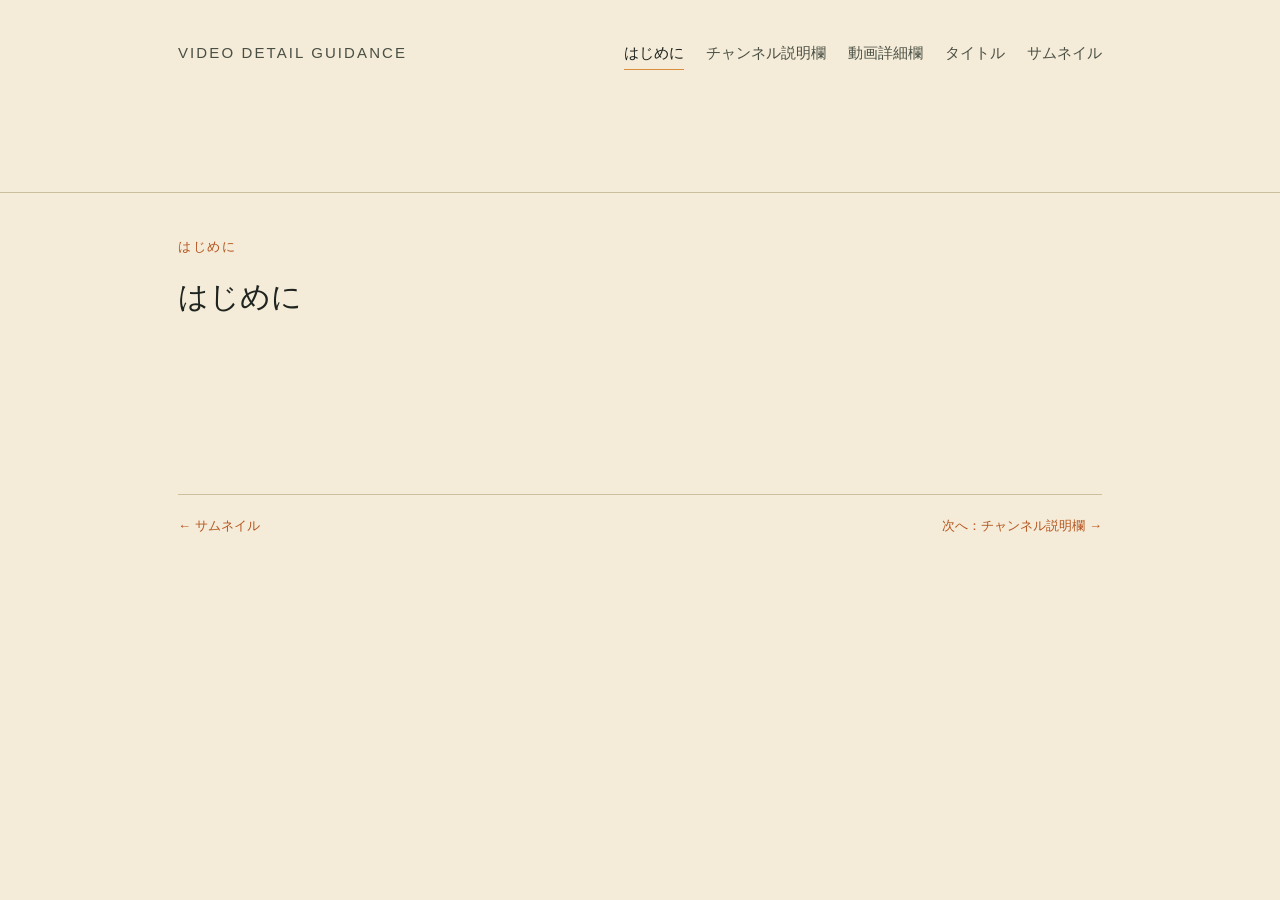
<file: detail/guidance.html>
<!DOCTYPE html>
<html lang="ja">
<head>
<meta charset="UTF-8">
<meta name="viewport" content="width=device-width, initial-scale=1.0">
<title>はじめに | 動画情報の詳細ガイド</title>
<link rel="stylesheet" href="../style.css">
</head>
<body>

<header class="top">
  <div class="wrap">
    <div class="brand">VIDEO DETAIL GUIDANCE</div>
    <nav class="pages">
      <a href="guidance.html" aria-current="page">はじめに</a>
      <a href="channel_description.html">チャンネル説明欄</a>
      <a href="movie_description.html">動画詳細欄</a>
      <a href="movie_title.html">タイトル</a>
      <a href="movie_thumbnail.html">サムネイル</a>
    </nav>
  </div>
</header>

<div class="wrap">

  <p class="section-label">はじめに</p>
  <h1>はじめに</h1>

</div>

<div class="wrap">
  <footer class="pagefoot">
    <a href="movie_thumbnail.html">← サムネイル</a>
    <a href="channel_description.html">次へ：チャンネル説明欄 →</a>
  </footer>
</div>

<button class="to-top" id="toTop" aria-label="ページの一番上へ戻る">
  <svg viewBox="0 0 24 24" stroke-width="2" stroke-linecap="round" stroke-linejoin="round">
    <path d="M12 19V5"></path>
    <path d="M5 12l7-7 7 7"></path>
  </svg>
</button>
<script>
  const toTop = document.getElementById('toTop');
  window.addEventListener('scroll', () => {
    toTop.classList.toggle('visible', window.scrollY > 300);
  });
  toTop.addEventListener('click', () => {
    window.scrollTo({ top: 0, behavior: 'smooth' });
  });
</script>

</body>
</html>
</file>
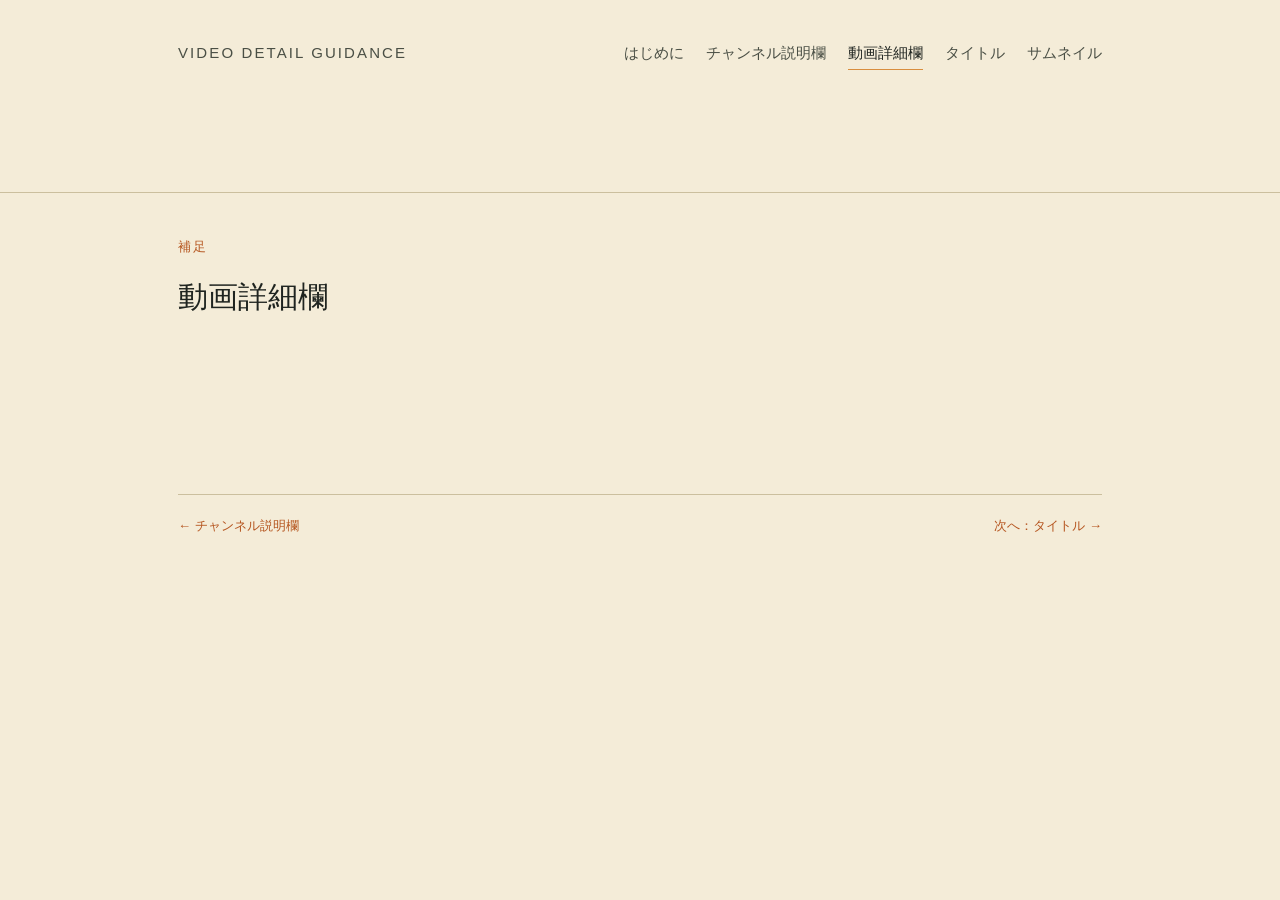
<file: detail/movie_description.html>
<!DOCTYPE html>
<html lang="ja">
<head>
<meta charset="UTF-8">
<meta name="viewport" content="width=device-width, initial-scale=1.0">
<title>動画詳細欄 | 動画情報の詳細ガイド</title>
<link rel="stylesheet" href="../style.css">
</head>
<body>

<header class="top">
  <div class="wrap">
    <div class="brand">VIDEO DETAIL GUIDANCE</div>
    <nav class="pages">
      <a href="guidance.html">はじめに</a>
      <a href="channel_description.html">チャンネル説明欄</a>
      <a href="movie_description.html" aria-current="page">動画詳細欄</a>
      <a href="movie_title.html">タイトル</a>
      <a href="movie_thumbnail.html">サムネイル</a>
    </nav>
  </div>
</header>

<div class="wrap">

  <p class="section-label">補足</p>
  <h1>動画詳細欄</h1>

</div>

<div class="wrap">
  <footer class="pagefoot">
    <a href="channel_description.html">← チャンネル説明欄</a>
    <a href="movie_title.html">次へ：タイトル →</a>
  </footer>
</div>

<button class="to-top" id="toTop" aria-label="ページの一番上へ戻る">
  <svg viewBox="0 0 24 24" stroke-width="2" stroke-linecap="round" stroke-linejoin="round">
    <path d="M12 19V5"></path>
    <path d="M5 12l7-7 7 7"></path>
  </svg>
</button>
<script>
  const toTop = document.getElementById('toTop');
  window.addEventListener('scroll', () => {
    toTop.classList.toggle('visible', window.scrollY > 300);
  });
  toTop.addEventListener('click', () => {
    window.scrollTo({ top: 0, behavior: 'smooth' });
  });
</script>

</body>
</html>
</file>
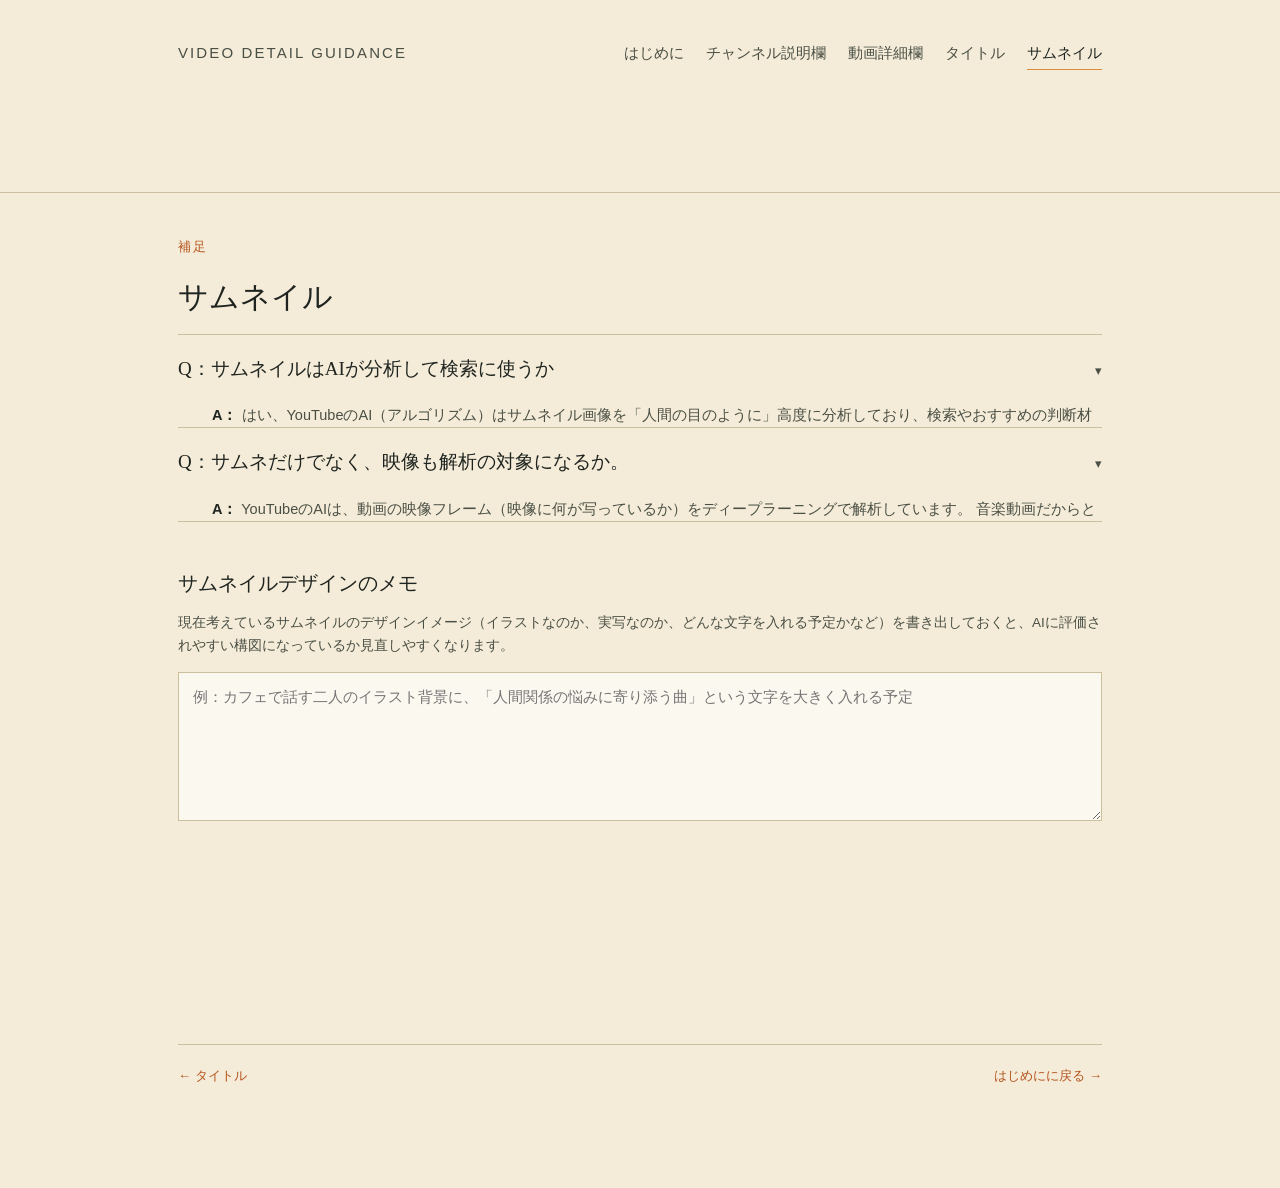
<file: detail/movie_thumbnail.html>
<!DOCTYPE html>
<html lang="ja">
<head>
<meta charset="UTF-8">
<meta name="viewport" content="width=device-width, initial-scale=1.0">
<title>サムネイル | 動画情報の詳細ガイド</title>
<link rel="stylesheet" href="../style.css">
</head>
<body>

<header class="top">
  <div class="wrap">
    <div class="brand">VIDEO DETAIL GUIDANCE</div>
    <nav class="pages">
      <a href="guidance.html">はじめに</a>
      <a href="channel_description.html">チャンネル説明欄</a>
      <a href="movie_description.html">動画詳細欄</a>
      <a href="movie_title.html">タイトル</a>
      <a href="movie_thumbnail.html" aria-current="page">サムネイル</a>
    </nav>
  </div>
</header>

<div class="wrap">

  <p class="section-label">補足</p>
  <h1>サムネイル</h1>

  <div class="accordion" id="accordion">

    <div class="acc-item" data-open="false" id="acc-1">
      <button class="acc-trigger" data-target="acc-1">
        <span class="acc-head">
          <span class="acc-title">Q：サムネイルはAIが分析して検索に使うか</span>
          <span class="acc-caret">▾</span>
        </span>
      </button>
      <div class="acc-body">
        <div class="acc-body-inner">

          <p>
            <strong style="color:var(--ink);">A：</strong>
            はい、YouTubeのAI（アルゴリズム）はサムネイル画像を「人間の目のように」高度に分析しており、検索やおすすめの判断材料として直接活用しています。
          </p>
          <p>
            単に「文字情報（タイトルや説明欄）」だけで判断しているわけではありません。Googleの高度なコンピュータービジョン（画像認識AI）が、サムネイルの視覚データをすべてスキャンしています。
          </p>
          <p>
            具体的に、AIがサムネイルの何を読み取り、どのように検索結果やおすすめへの表示に活かしているのか、その仕組みは以下の通りです。
          </p>

          <div class="qa-block">
            <div class="qa-item" data-open="false" id="qa-1-1">
              <button class="qa-trigger" data-target="qa-1-1">
                <span class="qa-mark">①</span>
                <span class="qa-label">サムネイル内の「文字（テキスト）」を読み取る</span>
                <span class="qa-caret">▾</span>
              </button>
              <div class="qa-body">
                <div class="qa-body-inner">
                  <p>
                    AIはサムネイル画像に含まれている「文字（フォントデータ）」を自動でテキスト化（OCR処理）して読んでいます。
                  </p>
                  <p>
                    <strong style="color:var(--ink);">検索への影響：</strong>
                    タイトルや説明欄に書いていない言葉であっても、サムネイル内に「コミュニケーション」「人間関係」といった文字が大きく入っていれば、AIはそれを重要なキーワードとして認識し、検索結果に反映させます。
                  </p>
                </div>
              </div>
            </div>

            <div class="qa-item" data-open="false" id="qa-1-2">
              <button class="qa-trigger" data-target="qa-1-2">
                <span class="qa-mark">②</span>
                <span class="qa-label">「何が写っているか（オブジェクト）」を認識する</span>
                <span class="qa-caret">▾</span>
              </button>
              <div class="qa-body">
                <div class="qa-body-inner">
                  <p>
                    AIは画像内の物や人物、表情を1つずつ識別しています。
                  </p>
                  <p>
                    <strong style="color:var(--ink);">表情の分析：</strong>
                    人の顔が写っている場合、それが「笑顔」なのか「悩んでいる顔（悲しい顔）」なのかまで分析します。
                  </p>
                  <p>
                    <strong style="color:var(--ink);">トピックの連想：</strong>
                    例えば「コミュニケーションの悩み」というテーマに対して、サムネイルに「机を挟んで悩ましげに話し合う二人のイラストや写真」が写っていれば、AIは「この画像データは対人関係のトピックに合致する」と判断し、関連する検索クエリや動画の横（関連動画）に表示させやすくなります。
                  </p>
                </div>
              </div>
            </div>

            <div class="qa-item" data-open="false" id="qa-1-3">
              <button class="qa-trigger" data-target="qa-1-3">
                <span class="qa-mark">③</span>
                <span class="qa-label">ポリシー違反や安全性のチェック（セーフサーチ）</span>
                <span class="qa-caret">▾</span>
              </button>
              <div class="qa-body">
                <div class="qa-body-inner">
                  <p>
                    YouTubeは、サムネイルがプラットフォームの規約に違反していないかを自動判別しています。
                  </p>
                  <ul>
                    <li>肌の露出が多すぎないか（成人向けコンテンツの判定）</li>
                    <li>暴力的な表現やショッキングな画像（血や武器など）が含まれていないか</li>
                    <li>視聴者を騙すような嘘の画像（釣りサムネ）ではないか</li>
                  </ul>
                  <p>
                    これらに引っかかると、検索結果やおすすめから意図的に除外される（インプレッションが極端に落とされる）ペナルティを受けます。
                  </p>
                </div>
              </div>
            </div>

            <div class="qa-item" data-open="false" id="qa-1-4">
              <button class="qa-trigger" data-target="qa-1-4">
                <span class="qa-mark">④</span>
                <span class="qa-label">クリック率（CTR）の予測</span>
                <span class="qa-caret">▾</span>
              </button>
              <div class="qa-body">
                <div class="qa-body-inner">
                  <p>
                    YouTubeのAIは、過去の膨大な「伸びたサムネイル」の共通点（色使い、構図、顔の大きさなど）を学習しています。
                    動画をアップロードした直後に、AIが「このサムネイルは視聴者の目を引きやすい構成か」をある程度予測し、初期のテスト表示の枠（表示させるユーザー層）を決める参考にしています。
                  </p>
                </div>
              </div>
            </div>
          </div>

          <p style="margin-top:20px;">
            <strong style="color:var(--ink);">💡 クリエイターが意識すべきこと</strong>
          </p>
          <p>
            サムネイルを作る際は、「人間（視聴者）」だけでなく、「AI（アルゴリズム）」にも動画のテーマが1秒で伝わるようにするのがベストです。
          </p>
          <p>
            今回の「曲（コミュニケーションを求める人に届けたい）」であれば、
          </p>
          <ul>
            <li>サムネイルの中に「人間関係」「対人関係」といったキーワードを、AIが誤認識しないようハッキリしたフォントで入れる</li>
            <li>背景画像に、テーマを連想させる「人と人の繋がりや対話」を感じさせる構図・イラストを採用する</li>
          </ul>
          <p>
            これらを徹底することで、文字情報（タイトル・説明欄）と視覚情報（サムネイル）のダブルのルートから、AIに「これはコミュニケーションを探している人にぴったりの動画（曲）だ」と強力にアピールすることができます。
          </p>

        </div>
      </div>
    </div>

    <div class="acc-item" data-open="false" id="acc-2">
      <button class="acc-trigger" data-target="acc-2">
        <span class="acc-head">
          <span class="acc-title">Q：サムネだけでなく、映像も解析の対象になるか。</span>
          <span class="acc-caret">▾</span>
        </span>
      </button>
      <div class="acc-body">
        <div class="acc-body-inner">

          <p>
            <strong style="color:var(--ink);">A：</strong>
            YouTubeのAIは、動画の映像フレーム（映像に何が写っているか）をディープラーニングで解析しています。
            音楽動画だからといって、ずっと静止画や楽器の映像だけにしておくのはもったいないです。
          </p>
          <p>
            <strong style="color:var(--ink);">映像の工夫</strong><br>
            カフェで楽しそうに人々が会話（コミュニケーション）しているイラストや実写映像をループ動画やMVの背景に使う。
          </p>
          <p>
            「人と人が繋がっている」ことを連想させる視覚情報を入れることで、AIの画像認識システムに「これはコミュニケーションに関する動画でもある」と学習させます。
          </p>

        </div>
      </div>
    </div>

  </div>

  <!-- サムネイルデザインのメモ -->
  <div class="field-block">
    <div class="field-head">
      <h2>サムネイルデザインのメモ</h2>
    </div>
    <p class="field-note">
      現在考えているサムネイルのデザインイメージ（イラストなのか、実写なのか、どんな文字を入れる予定かなど）を書き出しておくと、AIに評価されやすい構図になっているか見直しやすくなります。
    </p>
    <textarea id="thumbnailMemo" rows="5" placeholder="例：カフェで話す二人のイラスト背景に、「人間関係の悩みに寄り添う曲」という文字を大きく入れる予定"></textarea>
  </div>

</div>

<div class="wrap">
  <footer class="pagefoot">
    <a href="movie_title.html">← タイトル</a>
    <a href="guidance.html">はじめにに戻る →</a>
  </footer>
</div>

<script>
  // クリックで開閉するトグル共通処理。
  function setupToggle(triggerSelector, itemSelector) {
    document.querySelectorAll(triggerSelector).forEach(trigger => {
      trigger.addEventListener('click', () => {
        const item = trigger.closest(itemSelector);
        const isOpen = item.getAttribute('data-open') === 'true';
        item.setAttribute('data-open', isOpen ? 'false' : 'true');
      });
    });
  }

  setupToggle('.acc-trigger', '.acc-item');
  setupToggle('.qa-trigger', '.qa-item');
</script>

<button class="to-top" id="toTop" aria-label="ページの一番上へ戻る">
  <svg viewBox="0 0 24 24" stroke-width="2" stroke-linecap="round" stroke-linejoin="round">
    <path d="M12 19V5"></path>
    <path d="M5 12l7-7 7 7"></path>
  </svg>
</button>
<script>
  const toTop = document.getElementById('toTop');
  window.addEventListener('scroll', () => {
    toTop.classList.toggle('visible', window.scrollY > 300);
  });
  toTop.addEventListener('click', () => {
    window.scrollTo({ top: 0, behavior: 'smooth' });
  });
</script>

</body>
</html>
</file>
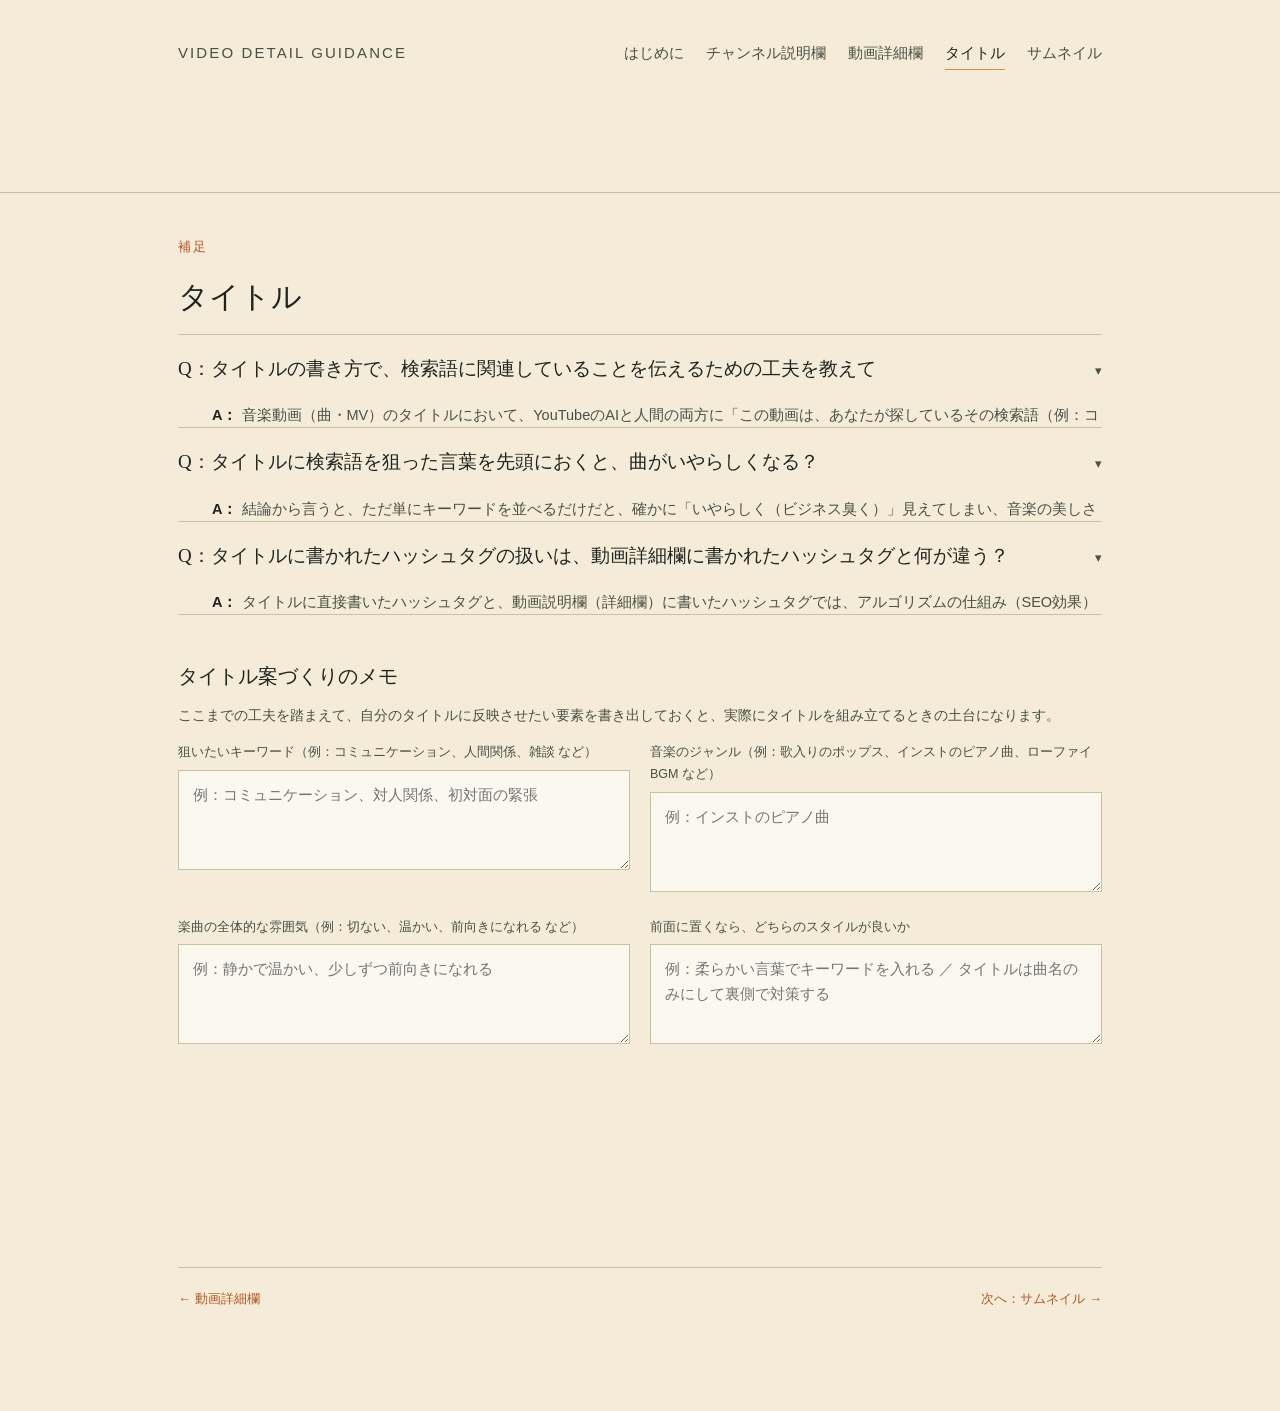
<file: detail/movie_title.html>
<!DOCTYPE html>
<html lang="ja">
<head>
<meta charset="UTF-8">
<meta name="viewport" content="width=device-width, initial-scale=1.0">
<title>タイトル | 動画情報の詳細ガイド</title>
<link rel="stylesheet" href="../style.css">
</head>
<body>

<header class="top">
  <div class="wrap">
    <div class="brand">VIDEO DETAIL GUIDANCE</div>
    <nav class="pages">
      <a href="guidance.html">はじめに</a>
      <a href="channel_description.html">チャンネル説明欄</a>
      <a href="movie_description.html">動画詳細欄</a>
      <a href="movie_title.html" aria-current="page">タイトル</a>
      <a href="movie_thumbnail.html">サムネイル</a>
    </nav>
  </div>
</header>

<div class="wrap">

  <p class="section-label">補足</p>
  <h1>タイトル</h1>

  <div class="accordion" id="accordion">

    <!-- Q1: 検索語に関連していることを伝える工夫 -->
    <div class="acc-item" data-open="false" id="acc-1">
      <button class="acc-trigger" data-target="acc-1">
        <span class="acc-head">
          <span class="acc-title">Q：タイトルの書き方で、検索語に関連していることを伝えるための工夫を教えて</span>
          <span class="acc-caret">▾</span>
        </span>
      </button>
      <div class="acc-body">
        <div class="acc-body-inner">

          <p>
            <strong style="color:var(--ink);">A：</strong>
            音楽動画（曲・MV）のタイトルにおいて、YouTubeのAIと人間の両方に「この動画は、あなたが探しているその検索語（例：コミュニケーション）に深く関連していますよ」と強力に伝えるための具体的なタイトルの書き方と工夫を解説します。
          </p>
          <p>
            動画のタイトルは、検索アルゴリズムが動画の中身を判断する上で最も重要なテキストデータです。以下の4つのテクニックを意識して構築してください。
          </p>

          <div class="qa-block">
            <div class="qa-item" data-open="false" id="qa-1-1">
              <button class="qa-trigger" data-target="qa-1-1">
                <span class="qa-mark">1</span>
                <span class="qa-label">検索キーワードは「一番左側（冒頭）」に配置する</span>
                <span class="qa-caret">▾</span>
              </button>
              <div class="qa-body">
                <div class="qa-body-inner">
                  <p>
                    YouTubeのアルゴリズムは、タイトルの左側（最初）にある言葉ほど重要度が高いと判定します。
                    また、スマホ画面ではタイトルが途中で省略されてしまうため、人間が見たときも左側に関連ワードがある方が「自分が探していた情報だ」と一瞬で判断できます。
                  </p>
                  <p style="background:var(--panel); border:1px solid var(--line); padding:12px 14px;">
                    ❌ 【オリジナル曲】My Song / Artist Name（人間関係の疲れに効くBGM）<br>
                    ⭕ 人間関係の疲れを癒やす曲｜心が軽くなるオリジナル音楽『My Song』
                  </p>
                </div>
              </div>
            </div>

            <div class="qa-item" data-open="false" id="qa-1-2">
              <button class="qa-trigger" data-target="qa-1-2">
                <span class="qa-mark">2</span>
                <span class="qa-label">「検索キーワード＋視聴者の目的（動詞や状態）」をセットにする</span>
                <span class="qa-caret">▾</span>
              </button>
              <div class="qa-body">
                <div class="qa-body-inner">
                  <p>
                    単に「コミュニケーション」とだけ入れるのではなく、検索している人がその音楽を聴いてどうなりたいかという「目的」や「状態」を組み合わせたフレーズをタイトルのメインにします。
                  </p>
                  <p>
                    <strong style="color:var(--ink);">組み合わせのパターン例：</strong>
                  </p>
                  <ul>
                    <li>【検索語】の緊張をほぐす＋【音楽の種類】</li>
                    <li>【検索語】で疲れた夜に聴く＋【音楽の種類】</li>
                  </ul>
                  <p style="background:var(--panel); border:1px solid var(--line); padding:12px 14px;">
                    <strong style="color:var(--ink);">具体的なタイトル案：</strong><br>
                    コミュニケーションの緊張をほぐす音楽｜初対面や会話前のリラックスに『曲名』<br>
                    【対人不安のケアに】聴くだけで心が整うコミュニケーション改善BGM『曲名』
                  </p>
                </div>
              </div>
            </div>

            <div class="qa-item" data-open="false" id="qa-1-3">
              <button class="qa-trigger" data-target="qa-1-3">
                <span class="qa-mark">3</span>
                <span class="qa-label">「｜」や「【】」でAIに文脈を区切って伝える</span>
                <span class="qa-caret">▾</span>
              </button>
              <div class="qa-body">
                <div class="qa-body-inner">
                  <p>
                    AIはタイトルを単語ごとに分解して解析します。記号を使って「ここまでは検索用の文脈」「ここからは楽曲の情報」と綺麗に区切ってあげる（構造化する）と、AIがキーワードを正しく認識しやすくなります。
                  </p>
                  <p>
                    <strong style="color:var(--ink);">おすすめの構造：</strong><br>
                    【メインの検索語＋ベネフィット】｜【シチュエーションやジャンル】『曲名』／アーティスト名
                  </p>
                  <p style="background:var(--panel); border:1px solid var(--line); padding:12px 14px;">
                    <strong style="color:var(--ink);">具体例：</strong><br>
                    【自己肯定感が上がる曲】職場の人間関係で悩んだ時に聴く癒やしのピアノ『曲名』
                  </p>
                </div>
              </div>
            </div>

            <div class="qa-item" data-open="false" id="qa-1-4">
              <button class="qa-trigger" data-target="qa-1-4">
                <span class="qa-mark">4</span>
                <span class="qa-label">文字数制限（100文字）をフルに使って「類義語」を網羅する</span>
                <span class="qa-caret">▾</span>
              </button>
              <div class="qa-body">
                <div class="qa-body-inner">
                  <p>
                    YouTubeのタイトルは最大100文字まで入力できます。メインの検索語（例：コミュニケーション）だけでなく、それと一緒に検索されやすい別の言葉（類義語や関連ワード）も後半に詰め込みます。
                  </p>
                  <p>
                    <strong style="color:var(--ink);">網羅するキーワードの例：</strong>
                    人間関係　対人関係　メンタルケア　作業用BGM　ヒーリング
                  </p>
                  <p style="background:var(--panel); border:1px solid var(--line); padding:12px 14px;">
                    <strong style="color:var(--ink);">100文字を活かしたタイトル例：</strong><br>
                    コミュニケーション能力を高めるリラックス音楽｜会話の緊張や人間関係の疲れを癒やす作業用BGM『曲名』／Artist<br>
                    （※これで約65文字。AIは後半の言葉もしっかり検索対象として拾ってくれます）
                  </p>
                </div>
              </div>
            </div>
          </div>

          <p style="margin-top:20px;">
            <strong style="color:var(--ink);">💡 まとめ：曲名やアーティスト名は「最後」でいい</strong>
          </p>
          <p>
            ファンに向けた動画であれば「曲名」を一番前に出すべきですが、今回の狙いである「検索から新規の視聴者を引っ張ってくる」ことが目的の場合、曲名やアーティスト名はタイトルの「一番最後」に置くのがアルゴリズムを味方につける最大の鉄則です。
          </p>
          <p>
            まずはAIに関連性を認めさせ、表示回数（インプレッション）を増やすことを最優先にタイトルを組み立ててみてください。
          </p>

        </div>
      </div>
    </div>

    <!-- Q2: 検索語を先頭に置くといやらしくなる？ -->
    <div class="acc-item" data-open="false" id="acc-2">
      <button class="acc-trigger" data-target="acc-2">
        <span class="acc-head">
          <span class="acc-title">Q：タイトルに検索語を狙った言葉を先頭におくと、曲がいやらしくなる？</span>
          <span class="acc-caret">▾</span>
        </span>
      </button>
      <div class="acc-body">
        <div class="acc-body-inner">

          <p>
            <strong style="color:var(--ink);">A：</strong>
            結論から言うと、ただ単にキーワードを並べるだけだと、確かに「いやらしく（ビジネス臭く）」見えてしまい、音楽の美しさや世界観が損なわれるリスクはあります。
          </p>
          <p>
            視聴者に「あ、これ再生数を稼ぎたいだけの動画だな」と思われると、クリックを避けられてしまう原因にもなります。
          </p>
          <p>
            ですが、「音楽作品としての美しさ」を保ったまま、アルゴリズム（検索・関連動画）にもしっかりアピールできる絶妙なタイトルの書き方があります。いやらしさを消すための3つのアプローチを提案します。
          </p>

          <div class="qa-block">
            <div class="qa-item" data-open="false" id="qa-2-1">
              <button class="qa-trigger" data-target="qa-2-1">
                <span class="qa-mark">①</span>
                <span class="qa-label">「小説の帯」や「プレイリストのタイトル」のようにおしゃれに見せる</span>
                <span class="qa-caret">▾</span>
              </button>
              <div class="qa-body">
                <div class="qa-body-inner">
                  <p>
                    検索ワードをそのまま置くのではなく、まるで1本の映画や小説のキャッチコピー、あるいはカフェの心地よいプレイリストのような言葉遣いに変換します。
                  </p>
                  <p style="background:var(--panel); border:1px solid var(--line); padding:12px 14px;">
                    ❌ いやらしく見える例（ビジネス臭が強い）<br>
                    コミュニケーション能力向上｜人間関係の疲れを癒やすリラックス音楽『曲名』
                  </p>
                  <p style="background:var(--panel); border:1px solid var(--line); padding:12px 14px;">
                    ⭕ 綺麗に見える例（作品の世界観を守る）<br>
                    【対人関係の疲れに】言葉がうまく出ない夜に聴く、心をほぐす音楽『曲名』<br>
                    初対面で緊張してしまうあなたへ。静かに寄り添うアコースティックBGM『曲名』
                  </p>
                  <p>
                    「コミュニケーション」という硬い言葉を、「対人関係」「言葉が出ない」「初対面の緊張」といった、ターゲットが共感する柔らかい表現（類義語）に言い換えることで、いやらしさが一気に消え、むしろ魅力的なタイトルになります。
                  </p>
                </div>
              </div>
            </div>

            <div class="qa-item" data-open="false" id="qa-2-2">
              <button class="qa-trigger" data-target="qa-2-2">
                <span class="qa-mark">②</span>
                <span class="qa-label">曲名や世界観を壊さない「記号」の組み合わせ</span>
                <span class="qa-caret">▾</span>
              </button>
              <div class="qa-body">
                <div class="qa-body-inner">
                  <p>
                    タイトル全体を検索ワードだけで埋めるのではなく、記号を使って「作品の境界線」をハッキリさせます。前半でお悩みに寄り添い、後半でアーティストとしてのプライド（曲名）を堂々と出す構成です。
                  </p>
                  <p style="background:var(--panel); border:1px solid var(--line); padding:12px 14px;">
                    <strong style="color:var(--ink);">具体例：</strong><br>
                    【自己肯定感が上がる曲】職場の人間関係で悩んだ時に聴く優しいピアノ『曲名』／Artist Name
                  </p>
                </div>
              </div>
            </div>

            <div class="qa-item" data-open="false" id="qa-2-3">
              <button class="qa-trigger" data-target="qa-2-3">
                <span class="qa-mark">③</span>
                <span class="qa-label">どうしてもタイトルを綺麗に保ちたいなら「説明欄」と「サムネ」で補う</span>
                <span class="qa-caret">▾</span>
              </button>
              <div class="qa-body">
                <div class="qa-body-inner">
                  <p>
                    もし「タイトルの一番左側には、絶対に自分の曲名（またはアーティスト名）を置きたい！」という強いこだわりがある場合は、タイトルでの検索対策を諦め、その分をサムネイルと説明欄に100%全振りするというプロの戦略もあります。
                  </p>
                  <p>
                    <strong style="color:var(--ink);">タイトル：</strong>曲名／Artist Name【Official MV】（100%作品重視）<br>
                    <strong style="color:var(--ink);">サムネイル：</strong>『人間関係に疲れた夜に。』というエモーショナルな文字を入れる。<br>
                    <strong style="color:var(--ink);">説明欄（詳細欄）：</strong>最初の3行に「この曲はコミュニケーションや人間関係に悩む人のために…」とテキストをギチギチに詰め込む。
                  </p>
                  <p>
                    これだけでも、YouTubeのAIは説明欄から文脈をしっかり読み取ってくれます。検索の強さは少しだけ落ちますが、「いやらしさ」は完全にゼロになります。
                  </p>
                </div>
              </div>
            </div>
          </div>

          <p style="margin-top:20px;">
            <strong style="color:var(--ink);">💡 結論：あなたがどこを目指すかで決まる</strong>
          </p>
          <p>
            とにかく新しい人に曲を届けたい（認知拡大）→ ①や②のように、柔らかい言葉で検索キーワードを先頭に混ぜる。
          </p>
          <p>
            自分のアーティストとしての世界観を1ミリも崩したくない（ブランド重視）→ ③のように、タイトルは美しく保ち、裏側のデータ（説明欄やタグ）でAIにアピールする。
          </p>

        </div>
      </div>
    </div>

    <!-- Q3: タイトルとハッシュタグ -->
    <div class="acc-item" data-open="false" id="acc-3">
      <button class="acc-trigger" data-target="acc-3">
        <span class="acc-head">
          <span class="acc-title">Q：タイトルに書かれたハッシュタグの扱いは、動画詳細欄に書かれたハッシュタグと何が違う？</span>
          <span class="acc-caret">▾</span>
        </span>
      </button>
      <div class="acc-body">
        <div class="acc-body-inner">

          <p>
            <strong style="color:var(--ink);">A：</strong>
            タイトルに直接書いたハッシュタグと、動画説明欄（詳細欄）に書いたハッシュタグでは、アルゴリズムの仕組み（SEO効果）自体に大きな違いはありません。
            どちらに書いても、YouTubeのAIは同じ「ハッシュタグ」として認識し、検索や関連動画の分類に役立てます。<sup>[1, 2, 3]</sup>
          </p>
          <p>
            明確に異なるのは、画面上での「見え方（表示される位置）」と、それに伴う「人間（視聴者）への印象・効果」です。
          </p>
          <p>
            具体的に何が違うのか、それぞれの特徴をまとめました。
          </p>

          <div class="qa-block">
            <div class="qa-item" data-open="false" id="qa-3-1">
              <button class="qa-trigger" data-target="qa-3-1">
                <span class="qa-mark">1</span>
                <span class="qa-label">表示位置の違い（YouTubeの自動連動システム）</span>
                <span class="qa-caret">▾</span>
              </button>
              <div class="qa-body">
                <div class="qa-body-inner">
                  <p>
                    YouTubeには、ハッシュタグの表示場所に関して以下のような連動ルール（仕様）があります。<sup>[1, 2]</sup>
                  </p>
                  <p>
                    <strong style="color:var(--ink);">パターンA：説明欄だけにハッシュタグを書いた場合</strong><br>
                    タイトルには「#」を入れず、説明欄だけにハッシュタグを配置すると、YouTubeのシステムが説明欄の最初にあるハッシュタグを最大3つまで自動的に抽出し、動画タイトルの上部（または下部）に青文字で表示してくれます。<sup>[1, 2, 3]</sup>
                  </p>
                  <p>
                    <strong style="color:var(--ink);">パターンB：タイトルに直接ハッシュタグを書いた場合</strong><br>
                    タイトル自体にハッシュタグを書き込むと、その文字がそのまま青くハイパーリンク化されます。この場合、説明欄にいくらハッシュタグが書いてあっても、タイトルの上部に自動抽出される機能はオフになります。<sup>[1, 2]</sup>
                  </p>
                </div>
              </div>
            </div>

            <div class="qa-item" data-open="false" id="qa-3-2">
              <button class="qa-trigger" data-target="qa-3-2">
                <span class="qa-mark">2</span>
                <span class="qa-label">「タイトル直書き」と「説明欄」のメリット・デメリット</span>
                <span class="qa-caret">▾</span>
              </button>
              <div class="qa-body">
                <div class="qa-body-inner">
                  <p>
                    音楽動画（曲・MV）を投稿する上で、どちらの書き方を選ぶべきかの判断基準です。
                  </p>
                  <p>
                    <strong style="color:var(--ink);">① タイトルに直接書く場合</strong><br>
                    メリット：タイトル内でその言葉が青文字で強調されるため、Shorts（ショート動画）など「タイトルしか画面に表示されないUI」では、視聴者にトピックが一瞬で伝わりやすいです。<sup>[1]</sup><br>
                    デメリット（音楽動画では致命的）：タイトルの文字数制限（100文字）を消費してしまう上に、見た目がどうしてもビジネスライク（いやらしく）になってしまい、曲の世界観が崩れやすいです。
                  </p>
                  <p>
                    <strong style="color:var(--ink);">② 説明欄に書く場合（★圧倒的におすすめ）</strong><br>
                    メリット：タイトルは「美しい曲名」だけでスッキリ保ちつつ、YouTubeの自動システムによってタイトルの周辺にひっそりと青文字タグ（最大3つ）を添えることができます。
                    さらに、説明欄なら文字数を気にせず、AIへのアピール（ハッシュタグを3〜5個置くなど）が安全に行えます。<sup>[1, 2, 3]</sup>
                  </p>
                </div>
              </div>
            </div>
          </div>

          <p style="margin-top:20px;">
            <strong style="color:var(--ink);">✨ 今回の戦略における結論</strong>
          </p>
          <p>
            今回の「いやらしさを消しつつ、コミュニケーション層に届けたい」という音楽SEO戦略においては、ハッシュタグはタイトルには一切書かず、すべて「動画説明欄（詳細欄）の一番下」に隠して書く手法を強くおすすめします。<sup>[1]</sup>
          </p>
          <p>
            説明欄の最下部にひっそりと #コミュニケーション などを置いておけば、音楽の世界観を守ったまま、AIの検索ルートもしっかりハックすることができます。<sup>[1, 2]</sup>
          </p>

        </div>
      </div>
    </div>

  </div>

  <!-- タイトル案づくりのメモ -->
  <div class="field-block">
    <div class="field-head">
      <h2>タイトル案づくりのメモ</h2>
    </div>
    <p class="field-note">
      ここまでの工夫を踏まえて、自分のタイトルに反映させたい要素を書き出しておくと、実際にタイトルを組み立てるときの土台になります。
    </p>

    <div class="row2">
      <div>
        <label for="keywordInput">狙いたいキーワード（例：コミュニケーション、人間関係、雑談 など）</label>
        <textarea id="keywordInput" rows="3" placeholder="例：コミュニケーション、対人関係、初対面の緊張"></textarea>
      </div>
      <div>
        <label for="genreInput">音楽のジャンル（例：歌入りのポップス、インストのピアノ曲、ローファイBGM など）</label>
        <textarea id="genreInput" rows="3" placeholder="例：インストのピアノ曲"></textarea>
      </div>
    </div>

    <div class="row2" style="margin-top:16px;">
      <div>
        <label for="moodTitleInput">楽曲の全体的な雰囲気（例：切ない、温かい、前向きになれる など）</label>
        <textarea id="moodTitleInput" rows="3" placeholder="例：静かで温かい、少しずつ前向きになれる"></textarea>
      </div>
      <div>
        <label for="directionInput">前面に置くなら、どちらのスタイルが良いか</label>
        <textarea id="directionInput" rows="3" placeholder="例：柔らかい言葉でキーワードを入れる ／ タイトルは曲名のみにして裏側で対策する"></textarea>
      </div>
    </div>
  </div>

</div>

<div class="wrap">
  <footer class="pagefoot">
    <a href="movie_description.html">← 動画詳細欄</a>
    <a href="movie_thumbnail.html">次へ：サムネイル →</a>
  </footer>
</div>

<script>
  // クリックで開閉するトグル共通処理。
  function setupToggle(triggerSelector, itemSelector) {
    document.querySelectorAll(triggerSelector).forEach(trigger => {
      trigger.addEventListener('click', () => {
        const item = trigger.closest(itemSelector);
        const isOpen = item.getAttribute('data-open') === 'true';
        item.setAttribute('data-open', isOpen ? 'false' : 'true');
      });
    });
  }

  setupToggle('.acc-trigger', '.acc-item');
  setupToggle('.qa-trigger', '.qa-item');
</script>

<button class="to-top" id="toTop" aria-label="ページの一番上へ戻る">
  <svg viewBox="0 0 24 24" stroke-width="2" stroke-linecap="round" stroke-linejoin="round">
    <path d="M12 19V5"></path>
    <path d="M5 12l7-7 7 7"></path>
  </svg>
</button>
<script>
  const toTop = document.getElementById('toTop');
  window.addEventListener('scroll', () => {
    toTop.classList.toggle('visible', window.scrollY > 300);
  });
  toTop.addEventListener('click', () => {
    window.scrollTo({ top: 0, behavior: 'smooth' });
  });
</script>

</body>
</html>
</file>
<file: style.css>
:root {
  --bg: #f4ecd8;
  --ink: #1f2420;
  --ink-soft: #4a4f45;
  --line: #cbbf9e;
  --panel: #fbf8ef;
  --accent: #b5551f;
  --accent-soft: #d98e3e;
  --good: #4c6b4f;
  --warn: #b5551f;
}

/* ---------- 基本 ---------- */
* { box-sizing: border-box; }

body {
  margin: 0;
  background: var(--bg);
  color: var(--ink);
  font-family: "Hiragino Mincho ProN", "Yu Mincho", Georgia, serif;
  line-height: 1.75;
}

.wrap { max-width: 980px; margin: 0 auto; padding: 0 28px 100px; }
.sans { font-family: "Hiragino Kaku Gothic ProN", "Yu Gothic", sans-serif; }

/* ---------- ヘッダー・ナビゲーション ---------- */
header.top {
  border-bottom: 1px solid var(--line);
  padding: 40px 0 22px;
  margin-bottom: 44px;
}
header.top .wrap {
  display: flex;
  align-items: baseline;
  justify-content: space-between;
  flex-wrap: wrap;
  gap: 12px 24px;
}
.brand {
  font-size: 15px;
  letter-spacing: 0.14em;
  color: var(--ink-soft);
  font-family: "Hiragino Kaku Gothic ProN", "Yu Gothic", sans-serif;
}
nav.pages {
  display: flex;
  gap: 22px;
  flex-wrap: wrap;
  font-family: "Hiragino Kaku Gothic ProN", "Yu Gothic", sans-serif;
}
nav.pages a {
  font-size: 14.5px;
  color: var(--ink-soft);
  text-decoration: none;
  padding-bottom: 3px;
  border-bottom: 1px solid transparent;
}
nav.pages a:hover,
nav.pages a[aria-current="page"] {
  color: var(--ink);
  border-bottom-color: var(--accent-soft);
}

/* ---------- 見出し・リード文 ---------- */
h1 { font-size: 30px; font-weight: 500; margin: 0 0 10px; }
.lede {
  font-family: "Hiragino Kaku Gothic ProN", "Yu Gothic", sans-serif;
  font-size: 15.5px;
  color: var(--ink-soft);
  max-width: 66ch;
  margin: 0 0 40px;
}
.section-label {
  font-family: "Hiragino Kaku Gothic ProN", "Yu Gothic", sans-serif;
  font-size: 12.5px;
  letter-spacing: 0.12em;
  color: var(--accent);
  margin: 0 0 12px;
}

/* ---------- 入力ブロック共通 ---------- */
.field-block { margin-bottom: 54px; }
.field-head {
  display: flex;
  justify-content: space-between;
  align-items: baseline;
  margin-bottom: 10px;
  flex-wrap: wrap;
  gap: 6px 16px;
}
.field-head h2 { font-size: 20px; font-weight: 500; margin: 0; }
.field-note {
  font-family: "Hiragino Kaku Gothic ProN", "Yu Gothic", sans-serif;
  font-size: 13.5px;
  color: var(--ink-soft);
  margin: 0 0 14px;
}

.counter {
  font-family: "SFMono-Regular", Menlo, Consolas, monospace;
  font-size: 13.5px;
  color: var(--ink-soft);
}
.counter b { color: var(--ink); font-weight: 600; }
.counter.state-good b { color: var(--good); }
.counter.state-warn b { color: var(--warn); }

textarea,
input[type="text"],
select {
  width: 100%;
  font-family: "Hiragino Kaku Gothic ProN", "Yu Gothic", sans-serif;
  font-size: 14.5px;
  color: var(--ink);
  background: var(--panel);
  border: 1px solid var(--line);
  padding: 12px 14px;
  resize: vertical;
  line-height: 1.7;
}
textarea:focus,
input[type="text"]:focus,
select:focus {
  outline: none;
  border-color: var(--accent-soft);
}
#titleInput { font-size: 17px; }
#descInput { min-height: 220px; }

.row2 { display: grid; grid-template-columns: 1fr 1fr; gap: 20px; margin-bottom: 16px; }
.row2 label {
  display: block;
  font-family: "Hiragino Kaku Gothic ProN", "Yu Gothic", sans-serif;
  font-size: 12.5px;
  color: var(--ink-soft);
  margin-bottom: 6px;
}

/* ---------- 目盛り付きプログレスバー ---------- */
.ruler { position: relative; height: 8px; background: var(--line); margin: 14px 0 6px; }
.ruler .fill {
  position: absolute;
  top: 0; left: 0; height: 100%;
  background: var(--accent-soft);
  transition: width 0.1s linear;
}
.ruler .fill.over { background: var(--warn); }
.ruler .mark { position: absolute; top: -3px; width: 1px; height: 14px; background: var(--ink); opacity: 0.35; }
.ruler .mark-label {
  position: absolute;
  top: 12px;
  font-size: 11px;
  font-family: "Hiragino Kaku Gothic ProN", "Yu Gothic", sans-serif;
  color: var(--ink-soft);
  white-space: nowrap;
  transform: translateX(-50%);
}

/* ---------- 検索結果プレビュー（SERP） ---------- */
.preview-label {
  font-family: "Hiragino Kaku Gothic ProN", "Yu Gothic", sans-serif;
  font-size: 12px;
  color: var(--ink-soft);
  margin: 34px 0 8px;
}
.serp {
  background: var(--panel);
  border: 1px solid var(--line);
  padding: 16px 18px;
  max-width: 560px;
}
.serp .serp-title {
  color: #1a0dab;
  font-family: Arial, sans-serif;
  font-size: 18px;
  line-height: 1.3;
  margin-bottom: 4px;
  word-break: break-word;
}
.serp .serp-meta {
  font-family: Arial, sans-serif;
  font-size: 12.5px;
  color: #4a4f45;
  margin-bottom: 6px;
}
.serp .serp-desc {
  font-family: Arial, sans-serif;
  font-size: 13px;
  color: #3c3c3c;
  line-height: 1.5;
}
.serp .serp-desc .cut { color: #8a8578; }

/* ---------- 統計表示 ---------- */
.stat-bar { display: flex; gap: 28px; margin: 16px 0 4px; flex-wrap: wrap; }
.stat { font-family: "Hiragino Kaku Gothic ProN", "Yu Gothic", sans-serif; }
.stat .num {
  font-family: "SFMono-Regular", Menlo, Consolas, monospace;
  font-size: 22px;
  color: var(--ink);
  display: block;
}
.stat .num.warn { color: var(--warn); }
.stat .num.good { color: var(--good); }
.stat .label { font-size: 12px; color: var(--ink-soft); }

/* ---------- ヒント・注意リスト ---------- */
.tips {
  font-family: "Hiragino Kaku Gothic ProN", "Yu Gothic", sans-serif;
  margin-top: 22px;
  padding-top: 18px;
  border-top: 1px solid var(--line);
}
.tips ul { margin: 0; padding-left: 0; list-style: none; }
.tips li {
  font-size: 13.5px;
  color: var(--ink-soft);
  padding: 8px 0 8px 18px;
  position: relative;
}
.tips li::before { content: "―"; position: absolute; left: 0; color: var(--accent-soft); }
.tips li.flag { color: var(--warn); }
.tips li.flag::before { content: "!"; color: var(--warn); font-weight: bold; }

/* ---------- トップページ：ページ一覧マップ ---------- */
.map {
  display: grid;
  grid-template-columns: 1fr;
  gap: 1px;
  background: var(--line);
  border: 1px solid var(--line);
  margin-bottom: 52px;
}
.map a {
  background: var(--panel);
  text-decoration: none;
  color: inherit;
  padding: 22px 24px;
  display: flex;
  flex-direction: column;
  gap: 8px;
  transition: background 0.15s ease;
}
.map a:hover { background: #fffdf6; }
.map h2 { font-size: 19px; font-weight: 500; margin: 0; }
.map p {
  font-family: "Hiragino Kaku Gothic ProN", "Yu Gothic", sans-serif;
  font-size: 13.5px;
  color: var(--ink-soft);
  margin: 0;
  line-height: 1.65;
}
.map .go {
  font-family: "Hiragino Kaku Gothic ProN", "Yu Gothic", sans-serif;
  font-size: 13px;
  color: var(--accent);
  white-space: nowrap;
}

/* ---------- トップページ：共通の考え方 ---------- */
.principles { border-top: 1px solid var(--line); padding-top: 32px; }
.principles ol {
  font-family: "Hiragino Kaku Gothic ProN", "Yu Gothic", sans-serif;
  padding: 0;
  margin: 0;
  list-style: none;
  counter-reset: p;
}
.principles li {
  counter-increment: p;
  display: grid;
  grid-template-columns: 30px 1fr;
  gap: 4px 16px;
  padding: 16px 0;
  border-bottom: 1px solid var(--line);
  font-size: 14.5px;
  color: var(--ink-soft);
}
.principles li::before {
  content: counter(p);
  font-family: Georgia, serif;
  font-size: 15px;
  color: var(--accent);
}
.principles strong {
  display: block;
  color: var(--ink);
  font-weight: 500;
  margin-bottom: 3px;
}

/* ---------- 字幕ページ：言語チェックリスト ---------- */
.lang-grid {
  display: grid;
  grid-template-columns: repeat(auto-fill, minmax(150px, 1fr));
  gap: 1px;
  background: var(--line);
  border: 1px solid var(--line);
  margin-top: 6px;
}
.lang-grid label {
  background: var(--panel);
  padding: 10px 12px;
  display: flex;
  align-items: center;
  gap: 8px;
  font-family: "Hiragino Kaku Gothic ProN", "Yu Gothic", sans-serif;
  font-size: 13.5px;
  cursor: pointer;
}
.lang-grid input[type="checkbox"] { accent-color: var(--accent); }

/* ---------- 検索語ページ：タグ入力 ---------- */
.tag-input-row { display: flex; gap: 8px; margin-bottom: 14px; }
.tag-input-row input { flex: 1; }
.tag-input-row button {
  font-family: "Hiragino Kaku Gothic ProN", "Yu Gothic", sans-serif;
  font-size: 14px;
  background: var(--ink);
  color: var(--bg);
  border: none;
  padding: 0 22px;
  cursor: pointer;
}
.tag-input-row button:hover { background: var(--accent); }

.tag-list { display: flex; flex-wrap: wrap; gap: 8px; margin-bottom: 14px; min-height: 34px; }
.tag-chip {
  font-family: "Hiragino Kaku Gothic ProN", "Yu Gothic", sans-serif;
  font-size: 13.5px;
  background: var(--panel);
  border: 1px solid var(--line);
  padding: 6px 10px 6px 12px;
  display: flex;
  align-items: center;
  gap: 8px;
}
.tag-chip .len { color: var(--ink-soft); font-size: 11.5px; }
.tag-chip .remove { cursor: pointer; color: var(--ink-soft); font-size: 15px; line-height: 1; }
.tag-chip .remove:hover { color: var(--warn); }
.tag-chip.over { border-color: var(--warn); }

/* ---------- 検索語ページ：キーワード頻度テーブル ---------- */
.kw-table {
  width: 100%;
  border-collapse: collapse;
  font-family: "Hiragino Kaku Gothic ProN", "Yu Gothic", sans-serif;
  font-size: 13.5px;
}
.kw-table th, .kw-table td { text-align: left; padding: 9px 10px; border-bottom: 1px solid var(--line); }
.kw-table th { color: var(--ink-soft); font-weight: 500; font-size: 12px; letter-spacing: 0.04em; }
.kw-table td.bar-cell { width: 40%; }
.kw-bar { height: 10px; background: var(--accent-soft); }
.kw-table tr.in-tags td:first-child { color: var(--good); }

/* ---------- アコーディオン（トグル開閉） ---------- */
.accordion { border-top: 1px solid var(--line); margin-bottom: 44px; }
.acc-item { border-bottom: 1px solid var(--line); }

.acc-trigger {
  display: block;
  width: 100%;
  text-align: left;
  background: none;
  border: none;
  cursor: pointer;
  padding: 20px 0;
  font: inherit;
  color: var(--ink);
}
.acc-trigger:hover .acc-title { color: var(--accent); }
.acc-trigger:focus-visible { outline: 2px solid var(--accent-soft); outline-offset: 4px; }

.acc-head { display: flex; align-items: baseline; gap: 14px; }
.acc-mark {
  font-family: Georgia, serif;
  font-size: 20px;
  color: var(--accent);
  flex-shrink: 0;
  width: 1.4em;
}
.acc-title {
  font-size: 19px;
  font-weight: 500;
  line-height: 1.5;
  transition: color 0.15s ease;
}
.acc-caret {
  margin-left: auto;
  font-family: "Hiragino Kaku Gothic ProN", "Yu Gothic", sans-serif;
  font-size: 13px;
  color: var(--ink-soft);
  flex-shrink: 0;
  transition: transform 0.15s ease;
}
.acc-item[data-open="true"] .acc-caret { transform: rotate(180deg); }

.acc-body {
  display: grid;
  grid-template-rows: 0fr;
  transition: grid-template-rows 0.25s ease;
}
.acc-item[data-open="true"] .acc-body { grid-template-rows: 1fr; }

.acc-body-inner {
  overflow: hidden;
  font-family: "Hiragino Kaku Gothic ProN", "Yu Gothic", sans-serif;
  font-size: 14.5px;
  color: var(--ink-soft);
  padding: 0 0 24px 34px;
}
.acc-body-inner p { margin: 0 0 14px; }
.acc-body-inner p:last-child { margin-bottom: 0; }
.acc-body-inner code {
  font-family: "SFMono-Regular", Menlo, Consolas, monospace;
  font-size: 13px;
  background: var(--panel);
  border: 1px solid var(--line);
  padding: 1px 6px;
}

/* Q&A：入れ子のトグル */
.qa-block { margin-top: 4px; }
.qa-item { border-top: 1px solid var(--line); }
.qa-item:first-child { border-top: none; }

.qa-trigger {
  display: flex;
  align-items: baseline;
  gap: 10px;
  width: 100%;
  text-align: left;
  background: none;
  border: none;
  cursor: pointer;
  padding: 14px 0;
  font: inherit;
}
.qa-trigger:hover .qa-label { color: var(--accent); }
.qa-trigger:focus-visible { outline: 2px solid var(--accent-soft); outline-offset: 4px; }

.qa-mark {
  font-family: "Hiragino Kaku Gothic ProN", "Yu Gothic", sans-serif;
  font-size: 13px;
  font-weight: 700;
  color: var(--accent);
  flex-shrink: 0;
}
.qa-label {
  font-family: "Hiragino Kaku Gothic ProN", "Yu Gothic", sans-serif;
  font-size: 14.5px;
  color: var(--ink);
  line-height: 1.6;
  transition: color 0.15s ease;
}
.qa-caret {
  margin-left: auto;
  font-size: 12px;
  color: var(--ink-soft);
  flex-shrink: 0;
  transition: transform 0.15s ease;
}
.qa-item[data-open="true"] .qa-caret { transform: rotate(180deg); }

.qa-body {
  display: grid;
  grid-template-rows: 0fr;
  transition: grid-template-rows 0.25s ease;
}
.qa-item[data-open="true"] .qa-body { grid-template-rows: 1fr; }

.qa-body-inner {
  overflow: hidden;
  font-family: "Hiragino Kaku Gothic ProN", "Yu Gothic", sans-serif;
  font-size: 14px;
  color: var(--ink-soft);
  padding: 0 0 18px 23px;
}
.qa-body-inner p { margin: 0 0 10px; }
.qa-body-inner p:last-child { margin-bottom: 0; }
.qa-body-inner code {
  font-family: "SFMono-Regular", Menlo, Consolas, monospace;
  font-size: 12.5px;
  background: var(--panel);
  border: 1px solid var(--line);
  padding: 1px 6px;
}
.qa-body-inner ul { margin: 8px 0; padding-left: 20px; }
.qa-body-inner li { margin-bottom: 4px; }

/* ---------- ページトップへ戻る（固定ボタン） ---------- */
.to-top {
  position: fixed;
  right: 24px;
  bottom: 24px;
  width: 46px;
  height: 46px;
  display: flex;
  align-items: center;
  justify-content: center;
  background: var(--ink);
  border: 1px solid var(--ink);
  border-radius: 50%;
  cursor: pointer;
  opacity: 0;
  visibility: hidden;
  transform: translateY(8px);
  transition: opacity 0.2s ease, transform 0.2s ease, background 0.15s ease;
  z-index: 100;
}
.to-top.visible { opacity: 1; visibility: visible; transform: translateY(0); }
.to-top:hover { background: var(--accent); border-color: var(--accent); }
.to-top:focus-visible { outline: 2px solid var(--accent-soft); outline-offset: 3px; }
.to-top svg { width: 20px; height: 20px; stroke: var(--bg); fill: none; }

@media (max-width: 620px) {
  .to-top { right: 16px; bottom: 16px; width: 42px; height: 42px; }
}

/* ---------- 検索語トグル：横並びの表グループ ---------- */
.query-row {
  display: grid;
  grid-template-columns: repeat(3, 1fr);
  gap: 20px;
  align-items: start;
  margin: 20px 0 44px;
}
.query-col { min-width: 0; }

.query-trigger {
  display: flex;
  align-items: center;
  gap: 10px;
  width: 100%;
  text-align: left;
  background: var(--panel);
  border: 1px solid var(--line);
  cursor: pointer;
  padding: 12px 14px;
  font: inherit;
}
.query-trigger:hover { border-color: var(--accent-soft); }
.query-trigger:hover .query-label { color: var(--accent); }
.query-trigger:focus-visible { outline: 2px solid var(--accent-soft); outline-offset: 3px; }

.query-label {
  font-family: "Hiragino Kaku Gothic ProN", "Yu Gothic", sans-serif;
  font-size: 14.5px;
  font-weight: 500;
  color: var(--ink);
  transition: color 0.15s ease;
}
.query-caret {
  margin-left: auto;
  font-size: 12px;
  color: var(--ink-soft);
  flex-shrink: 0;
  transition: transform 0.15s ease;
}
.query-col[data-open="true"] .query-caret { transform: rotate(180deg); }
.query-col[data-open="true"] .query-trigger { border-color: var(--accent-soft); }

.query-body {
  display: grid;
  grid-template-rows: 0fr;
  transition: grid-template-rows 0.25s ease;
}
.query-col[data-open="true"] .query-body { grid-template-rows: 1fr; }

.query-body-inner {
  overflow: hidden auto;
  max-height: 420px;
  border: 1px solid var(--line);
  border-top: none;
}

.query-table {
  width: 100%;
  border-collapse: collapse;
  font-family: "Hiragino Kaku Gothic ProN", "Yu Gothic", sans-serif;
  font-size: 12.5px;
}
.query-table th, .query-table td {
  text-align: left;
  padding: 6px 10px;
  border-bottom: 1px solid var(--line);
}
.query-table th {
  position: sticky;
  top: 0;
  background: var(--panel);
  color: var(--ink-soft);
  font-weight: 500;
  font-size: 11px;
  letter-spacing: 0.04em;
}
.query-table td.num-cell {
  font-family: "SFMono-Regular", Menlo, Consolas, monospace;
  color: var(--ink-soft);
  text-align: right;
  width: 3.5em;
}
.query-table tr:last-child td { border-bottom: none; }

@media (max-width: 820px) {
  .query-row { grid-template-columns: 1fr; }
}

.query-row.query-row-single { grid-template-columns: 1fr; }

/* ---------- 実践編ボタン ---------- */
.action-link {
  display: inline-flex;
  align-items: center;
  gap: 8px;
  font-family: "Hiragino Kaku Gothic ProN", "Yu Gothic", sans-serif;
  font-size: 14.5px;
  color: var(--bg);
  background: var(--ink);
  border: 1px solid var(--ink);
  padding: 12px 22px;
  text-decoration: none;
  margin: 0 0 40px;
  transition: background 0.15s ease, border-color 0.15s ease;
}
.action-link:hover { background: var(--accent); border-color: var(--accent); }
.action-link:focus-visible { outline: 2px solid var(--accent-soft); outline-offset: 3px; }
.action-link .arrow { transition: transform 0.15s ease; }
.action-link:hover .arrow { transform: translateX(3px); }

/* ---------- フッター ---------- */
footer.pagefoot {
  margin-top: 60px;
  padding-top: 20px;
  border-top: 1px solid var(--line);
  font-family: "Hiragino Kaku Gothic ProN", "Yu Gothic", sans-serif;
  font-size: 13px;
  color: var(--ink-soft);
  display: flex;
  justify-content: space-between;
  flex-wrap: wrap;
  gap: 8px 16px;
}
footer.pagefoot a { color: var(--accent); text-decoration: none; }

footer {
  margin-top: 56px;
  font-family: "Hiragino Kaku Gothic ProN", "Yu Gothic", sans-serif;
  font-size: 12.5px;
  color: var(--ink-soft);
}

/* ---------- レスポンシブ ---------- */
@media (max-width: 620px) {
  h1 { font-size: 24px; }
  .map { grid-template-columns: 1fr; }
  .field-head { flex-direction: column; align-items: flex-start; }
  .row2 { grid-template-columns: 1fr; }
}
</file>
